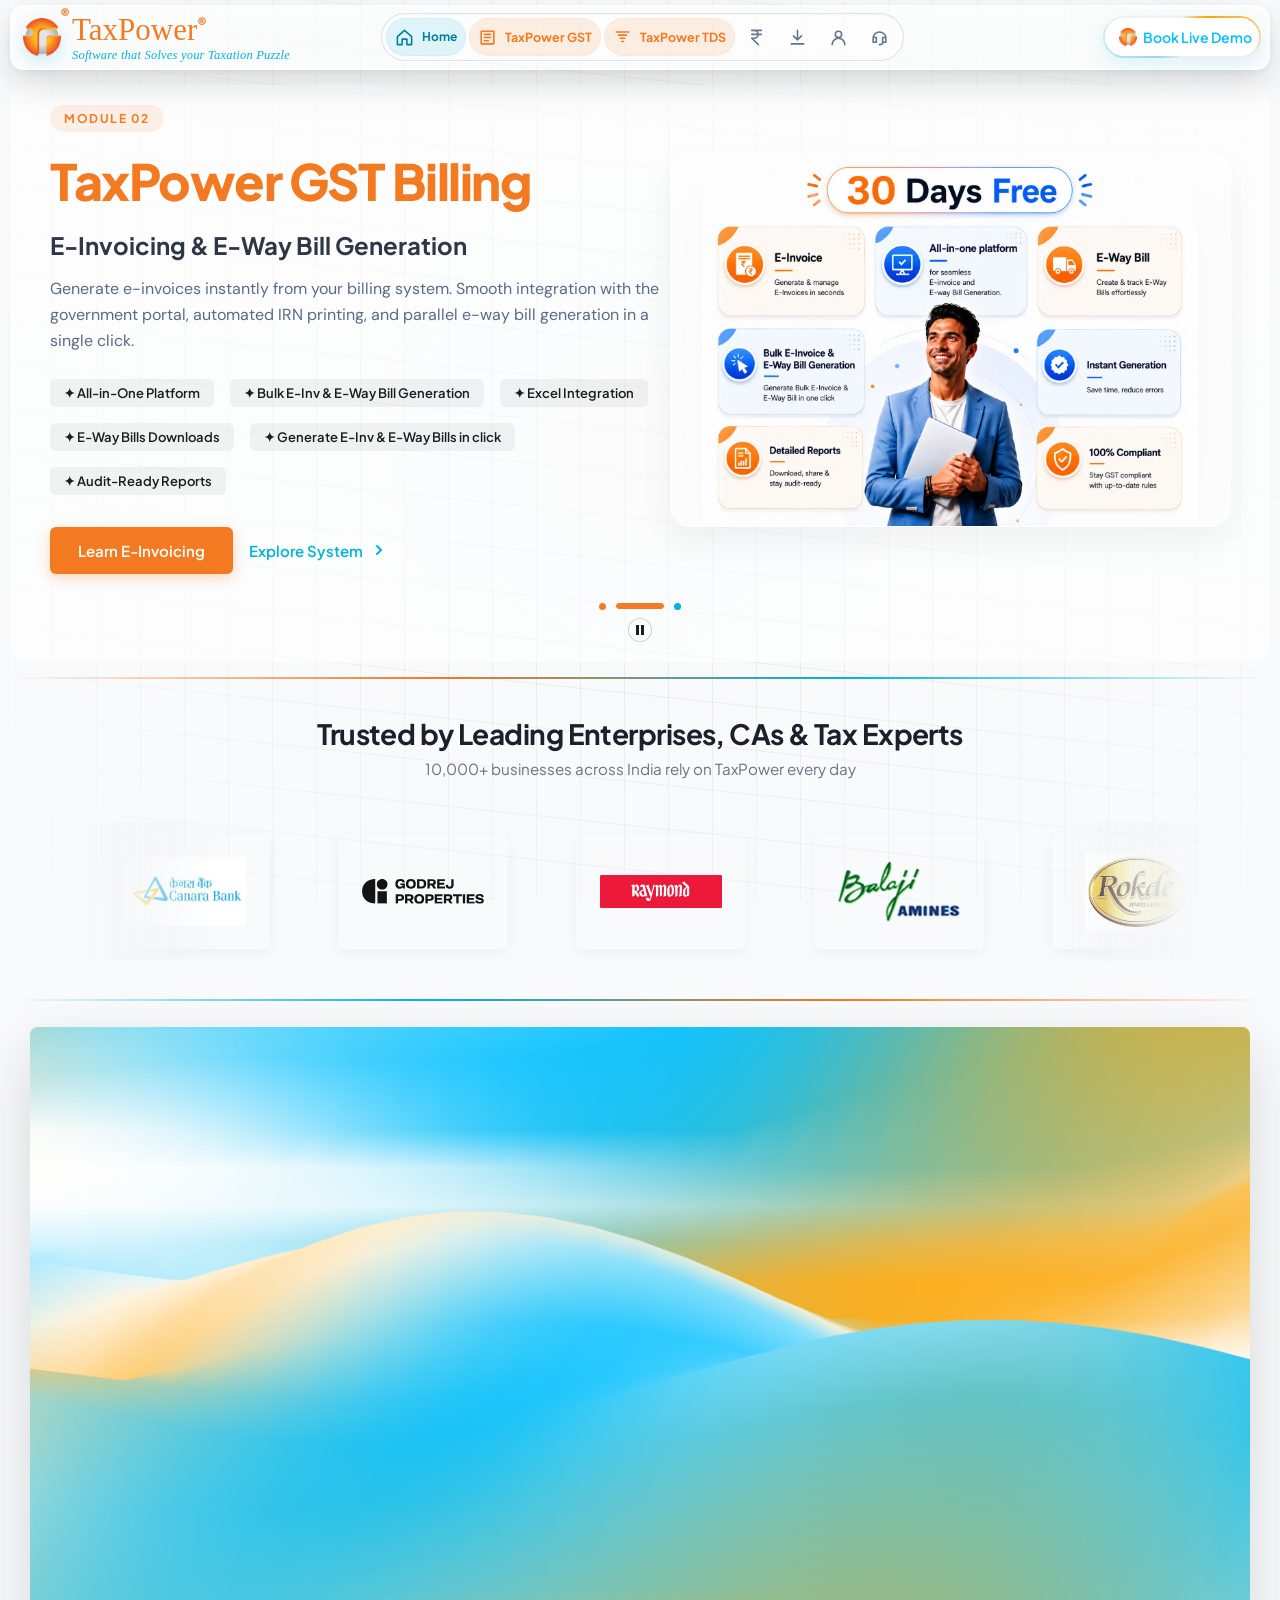
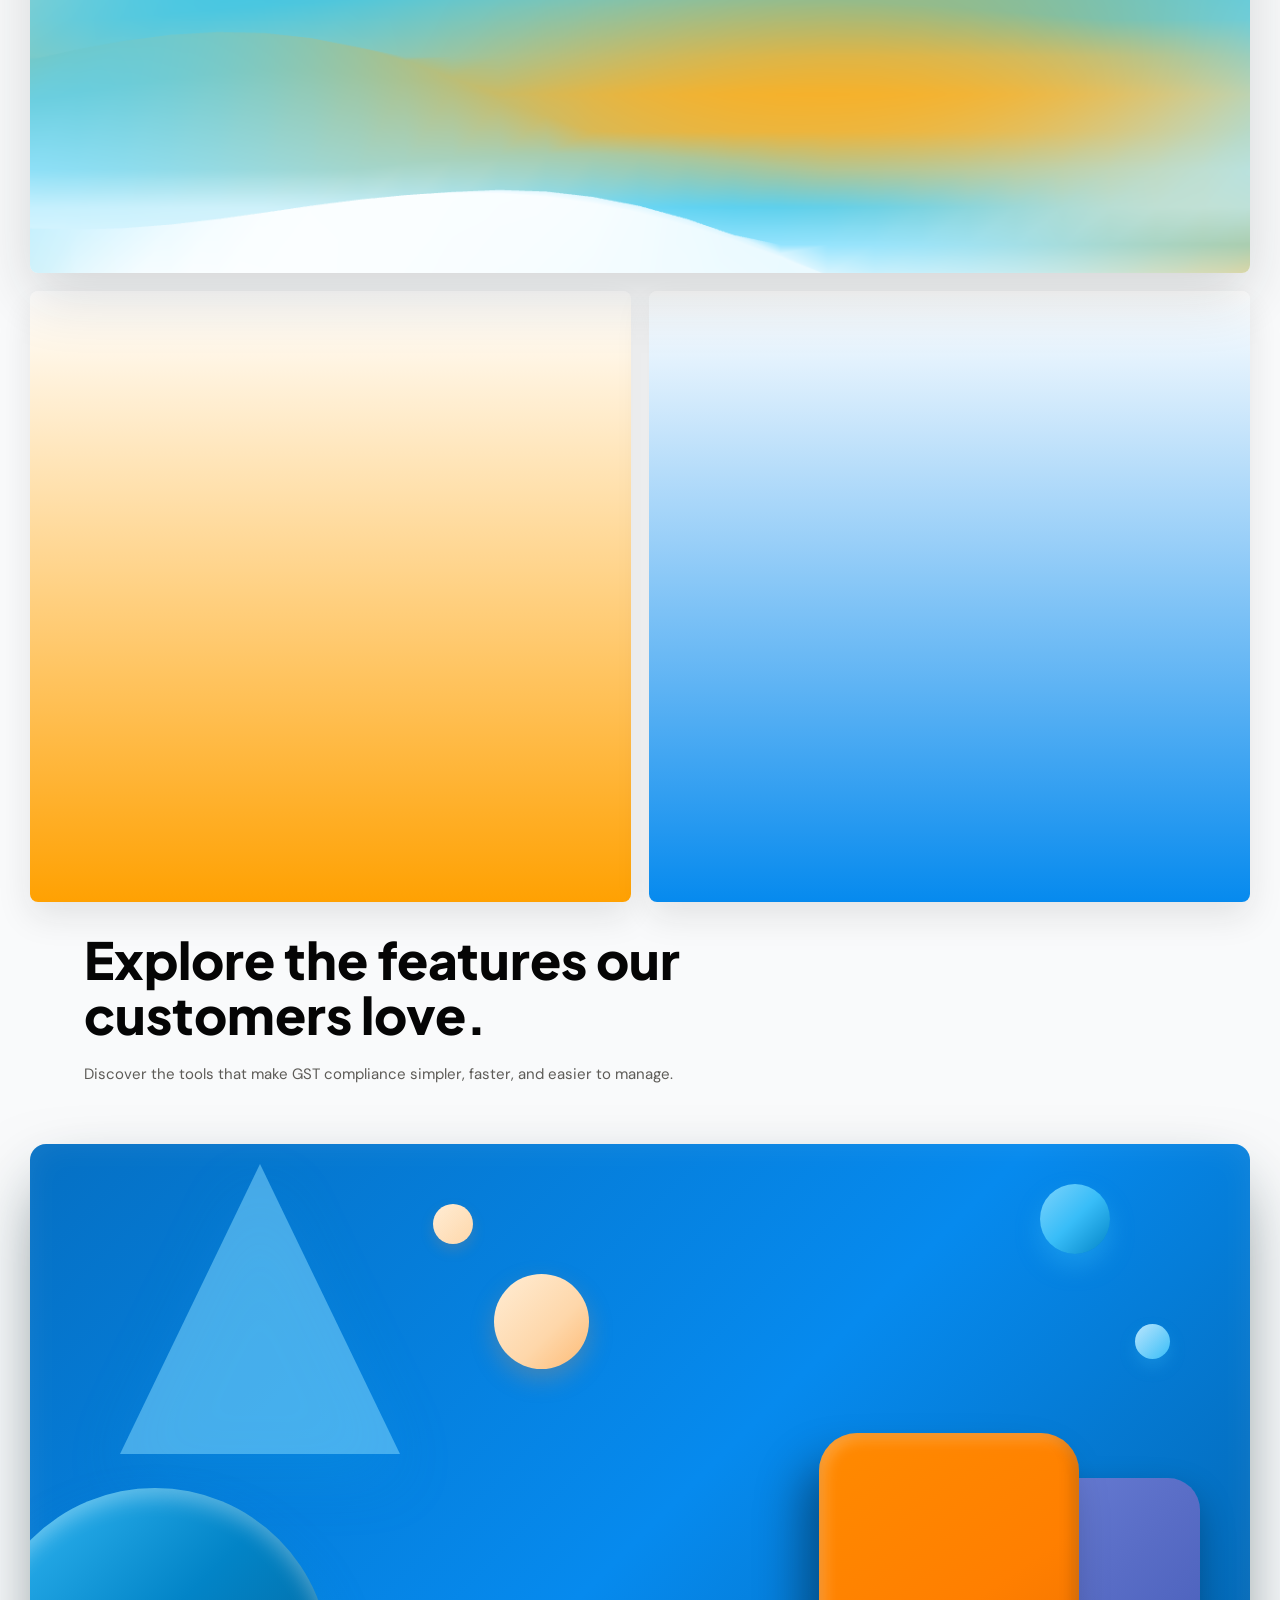
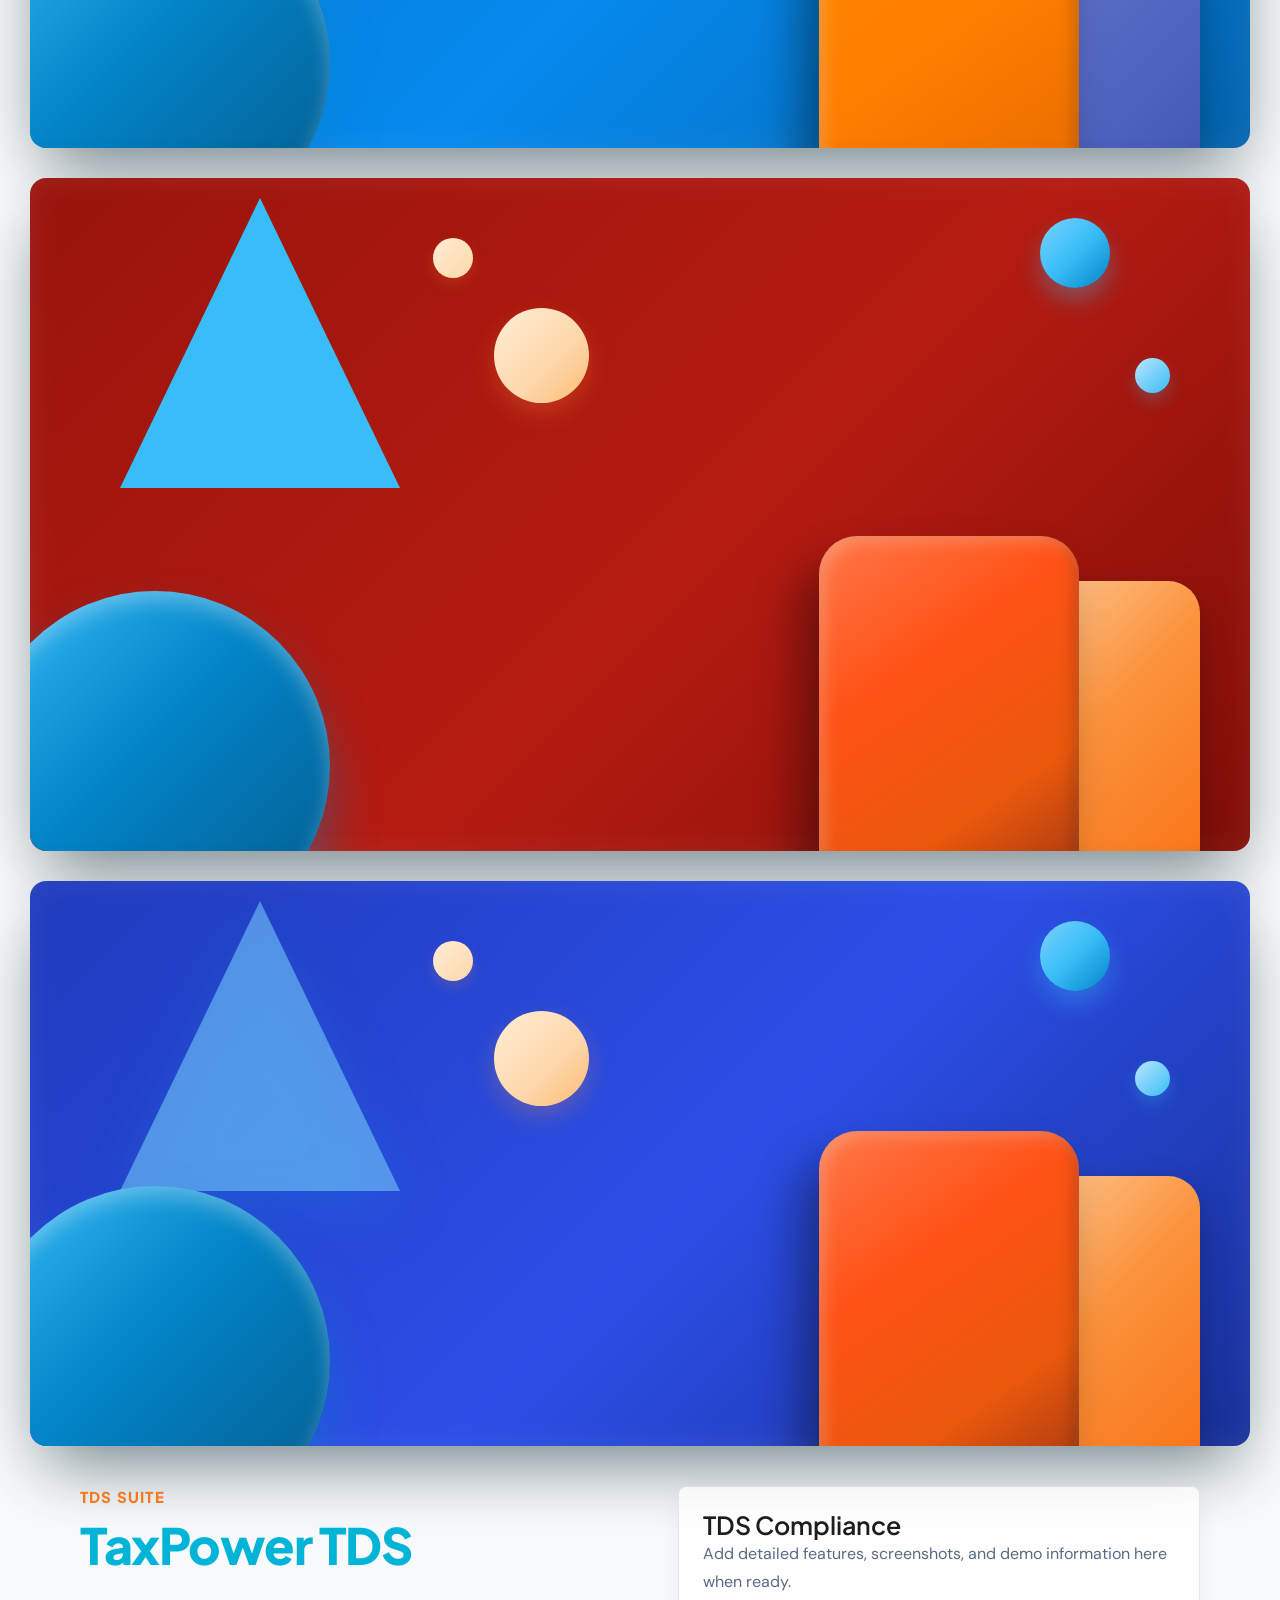
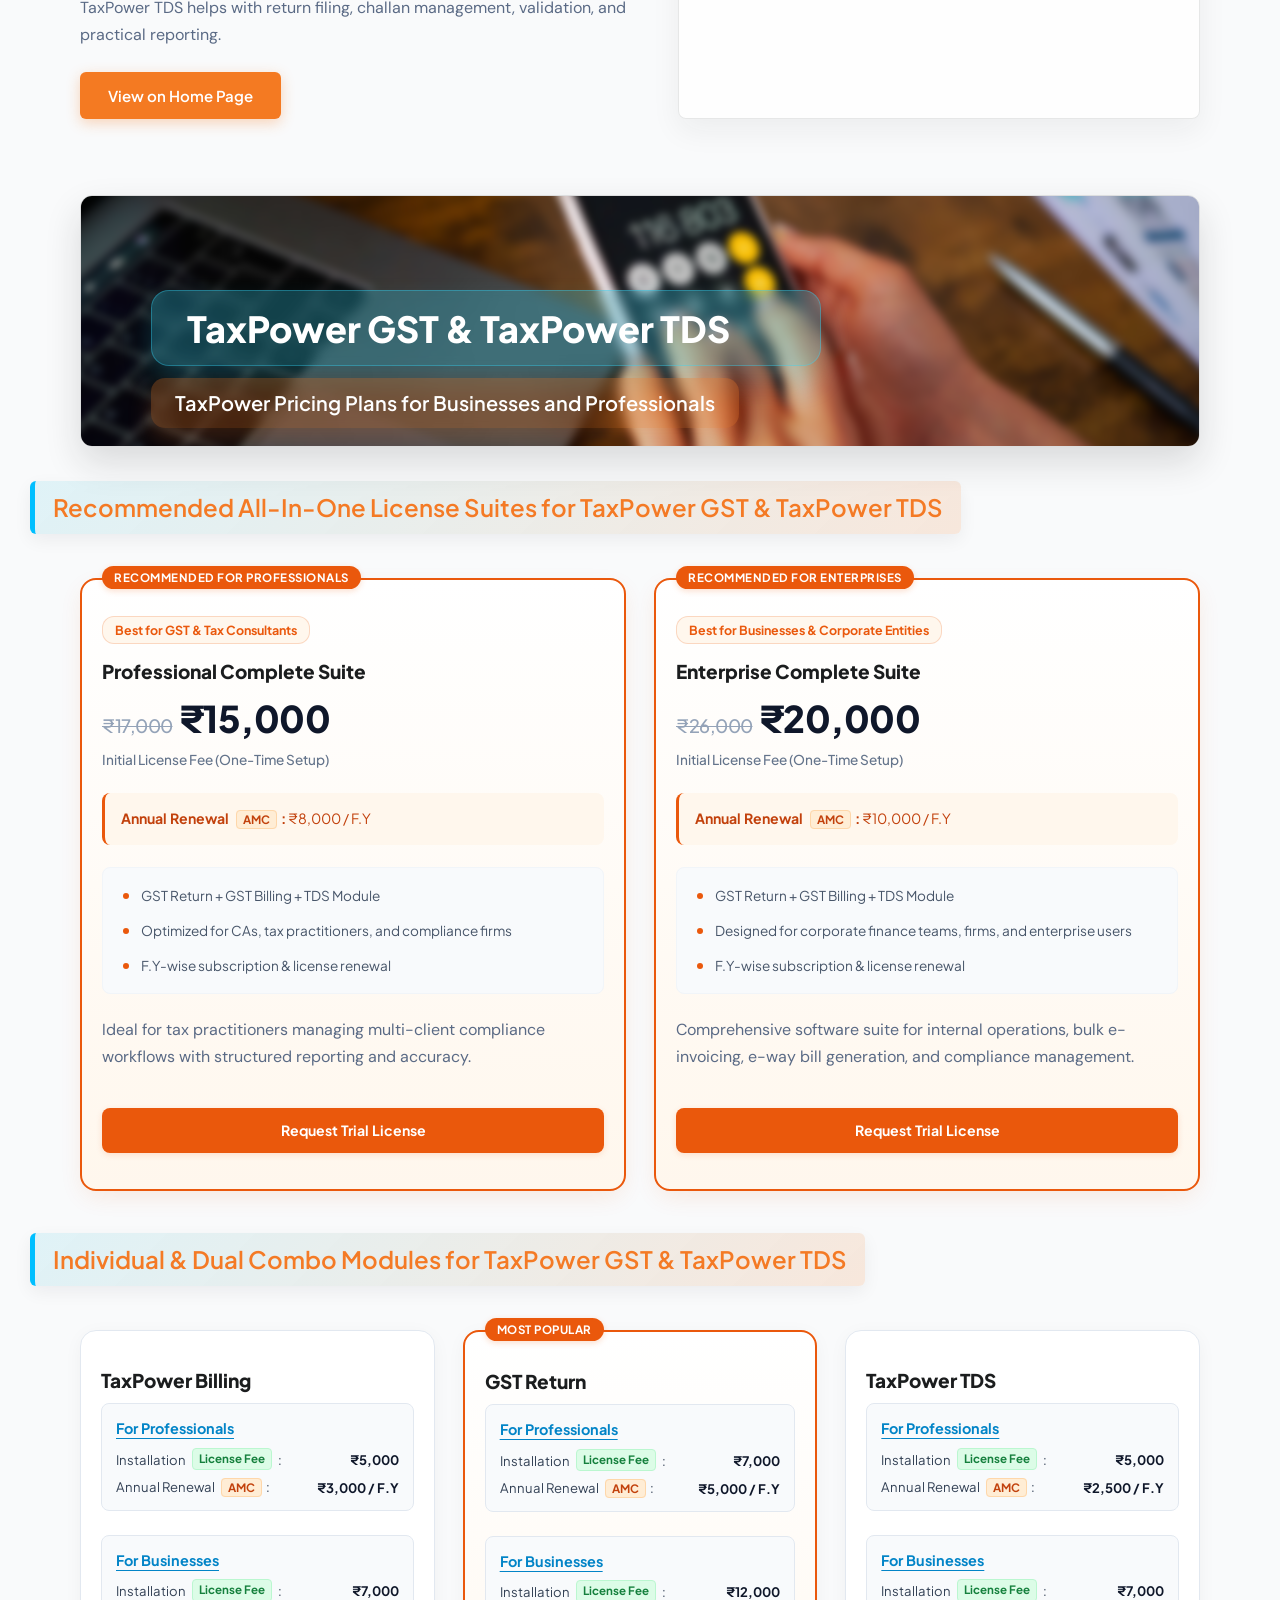
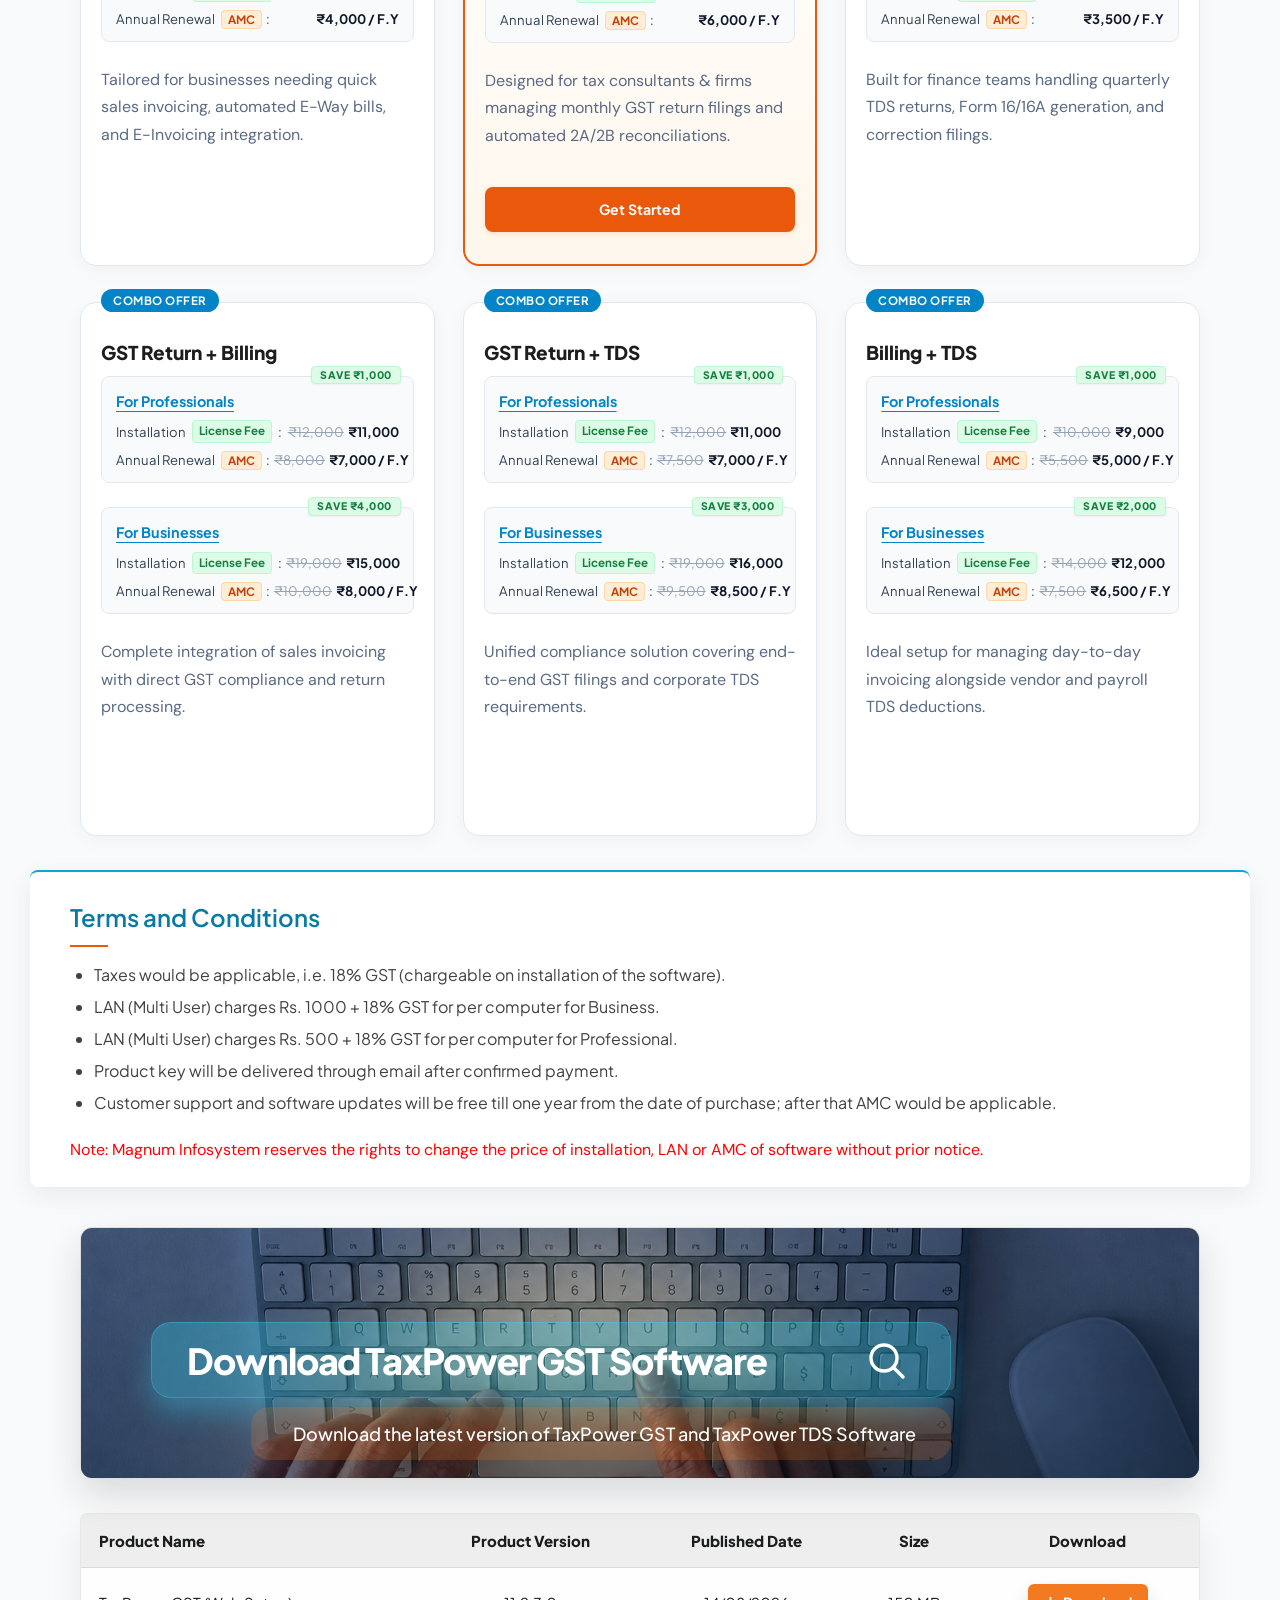
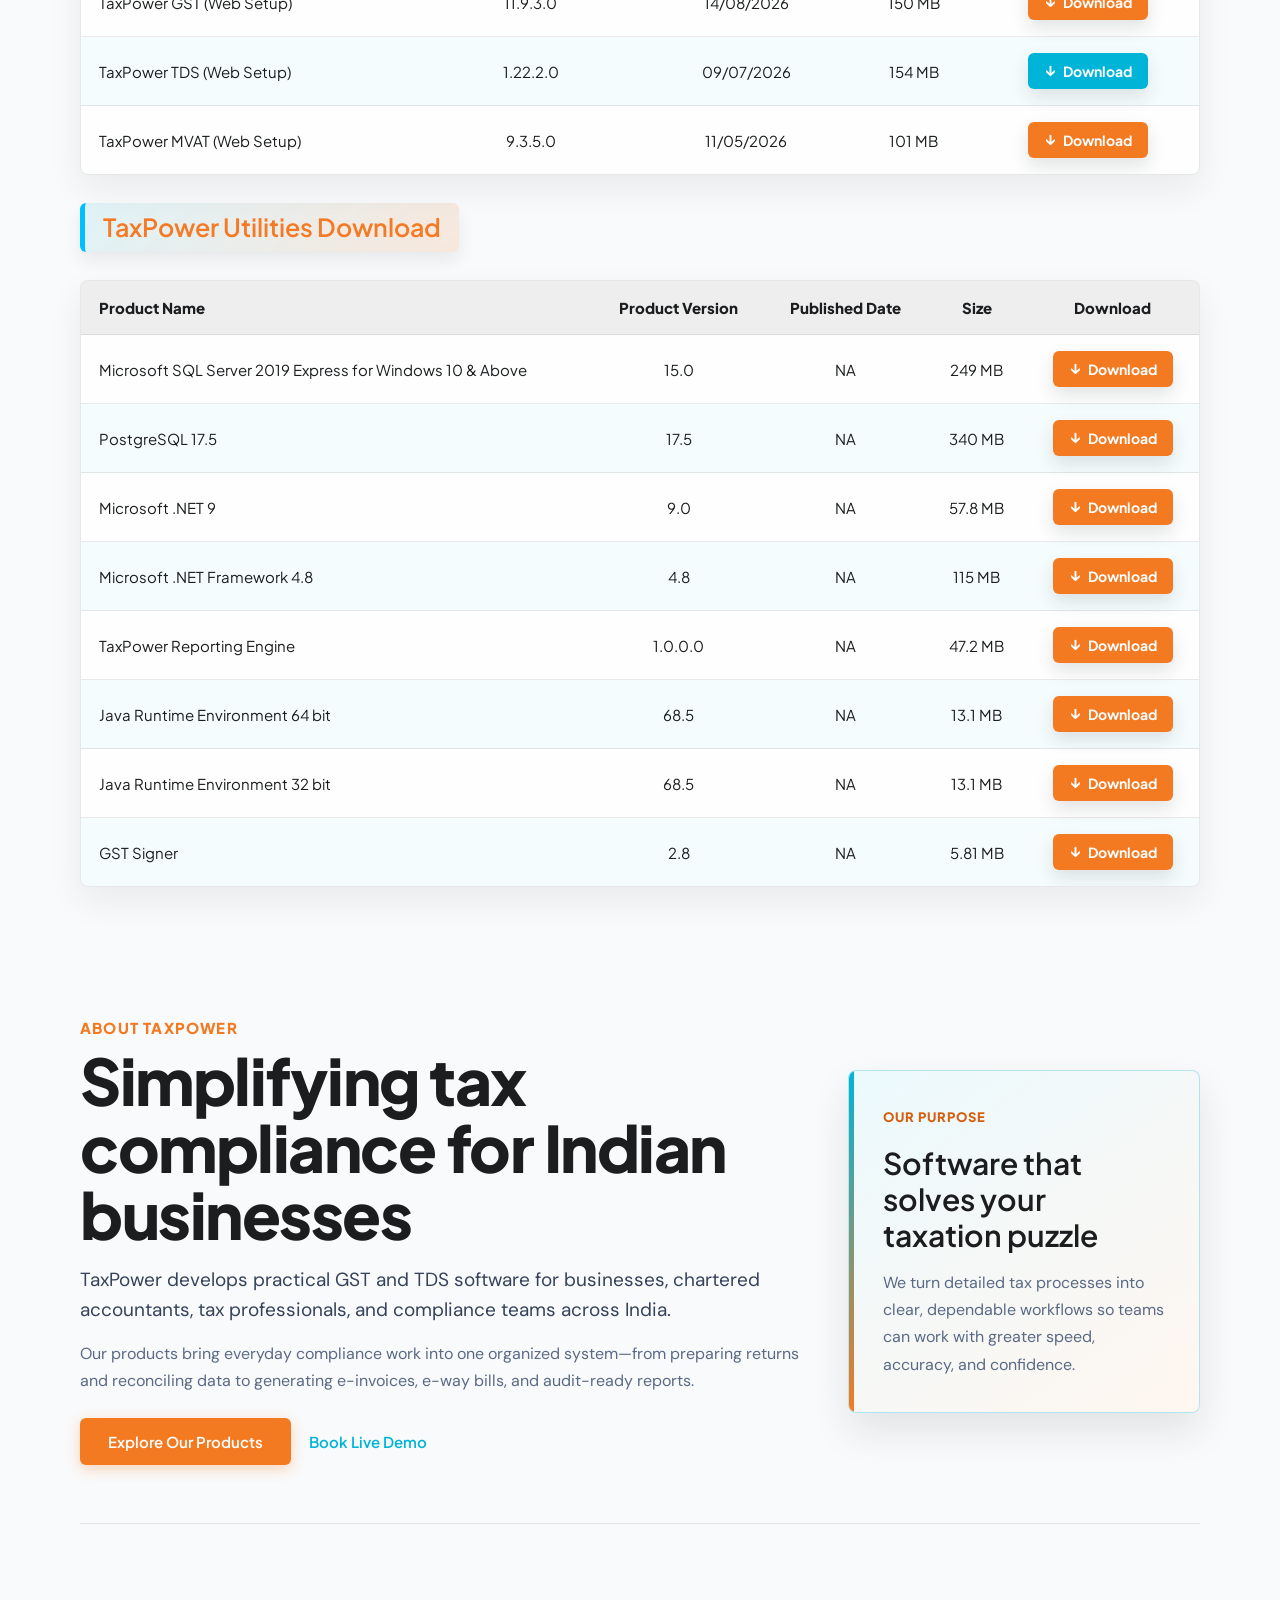
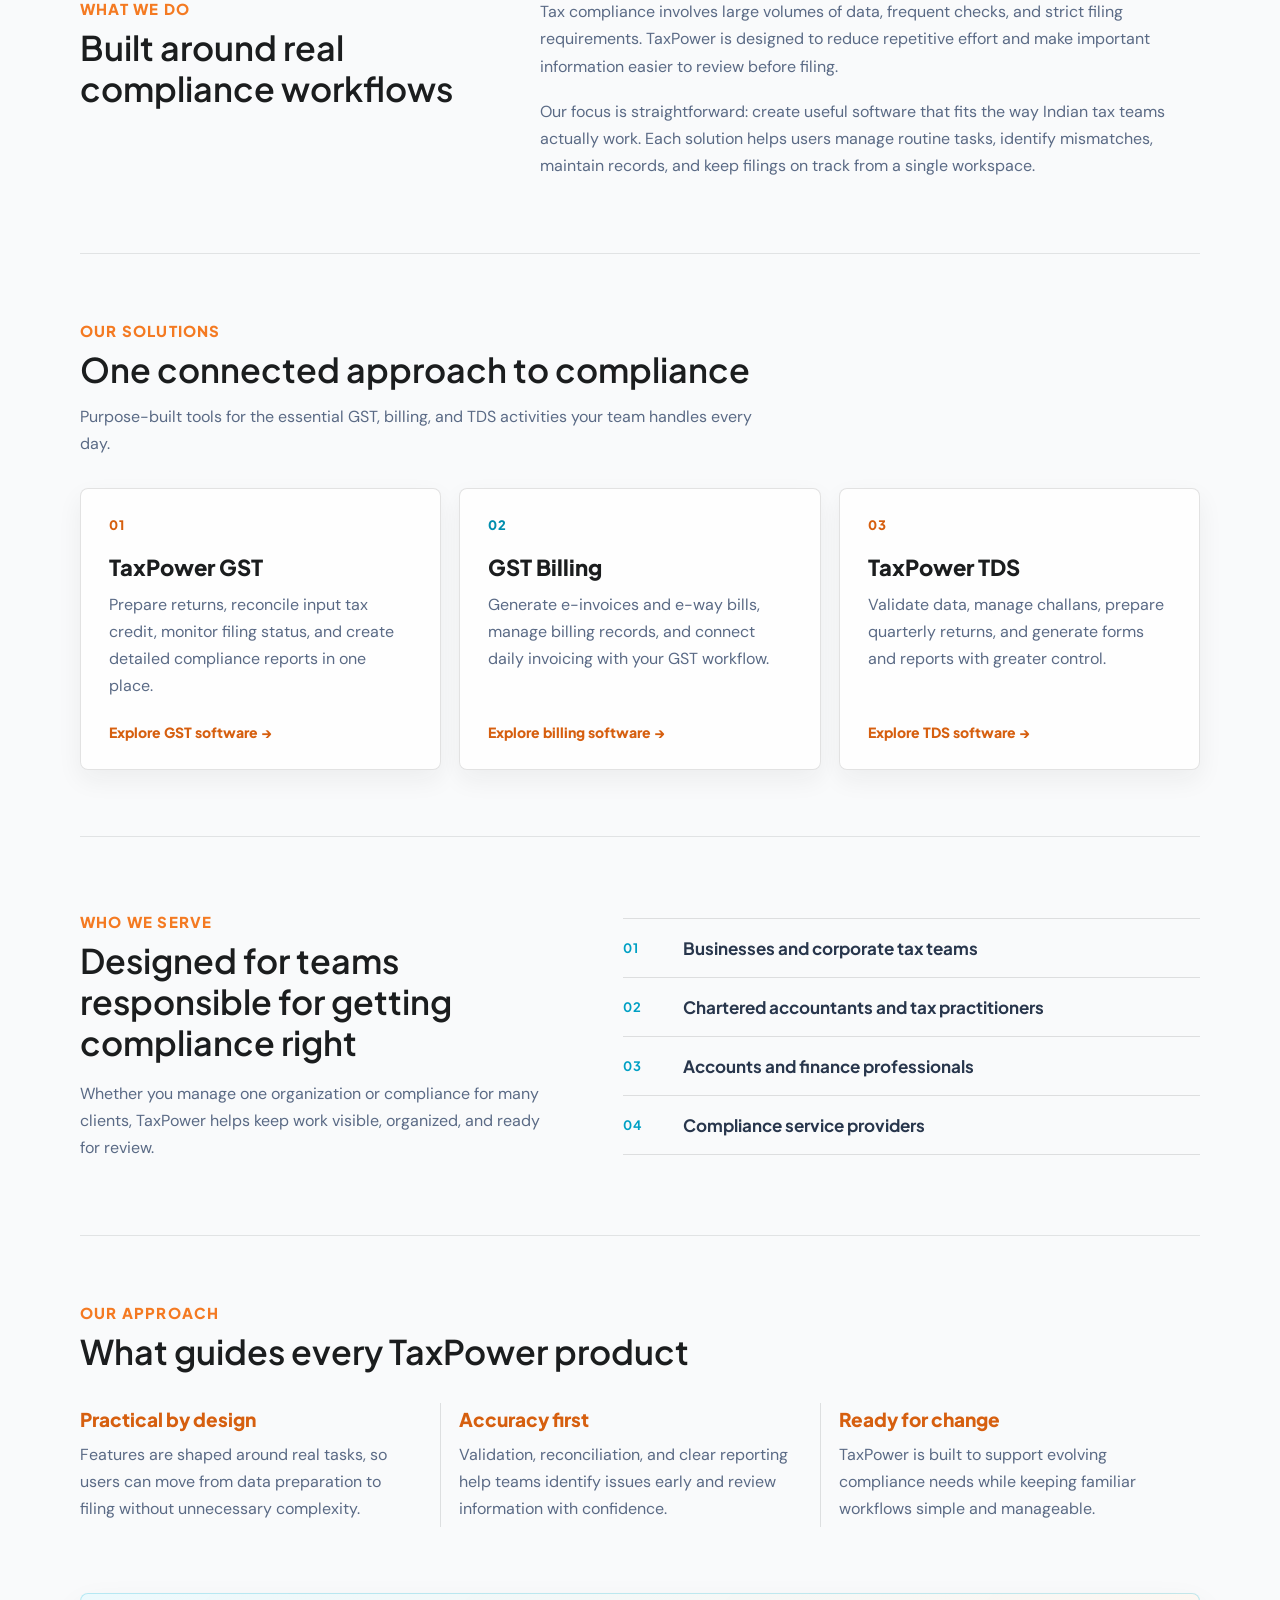
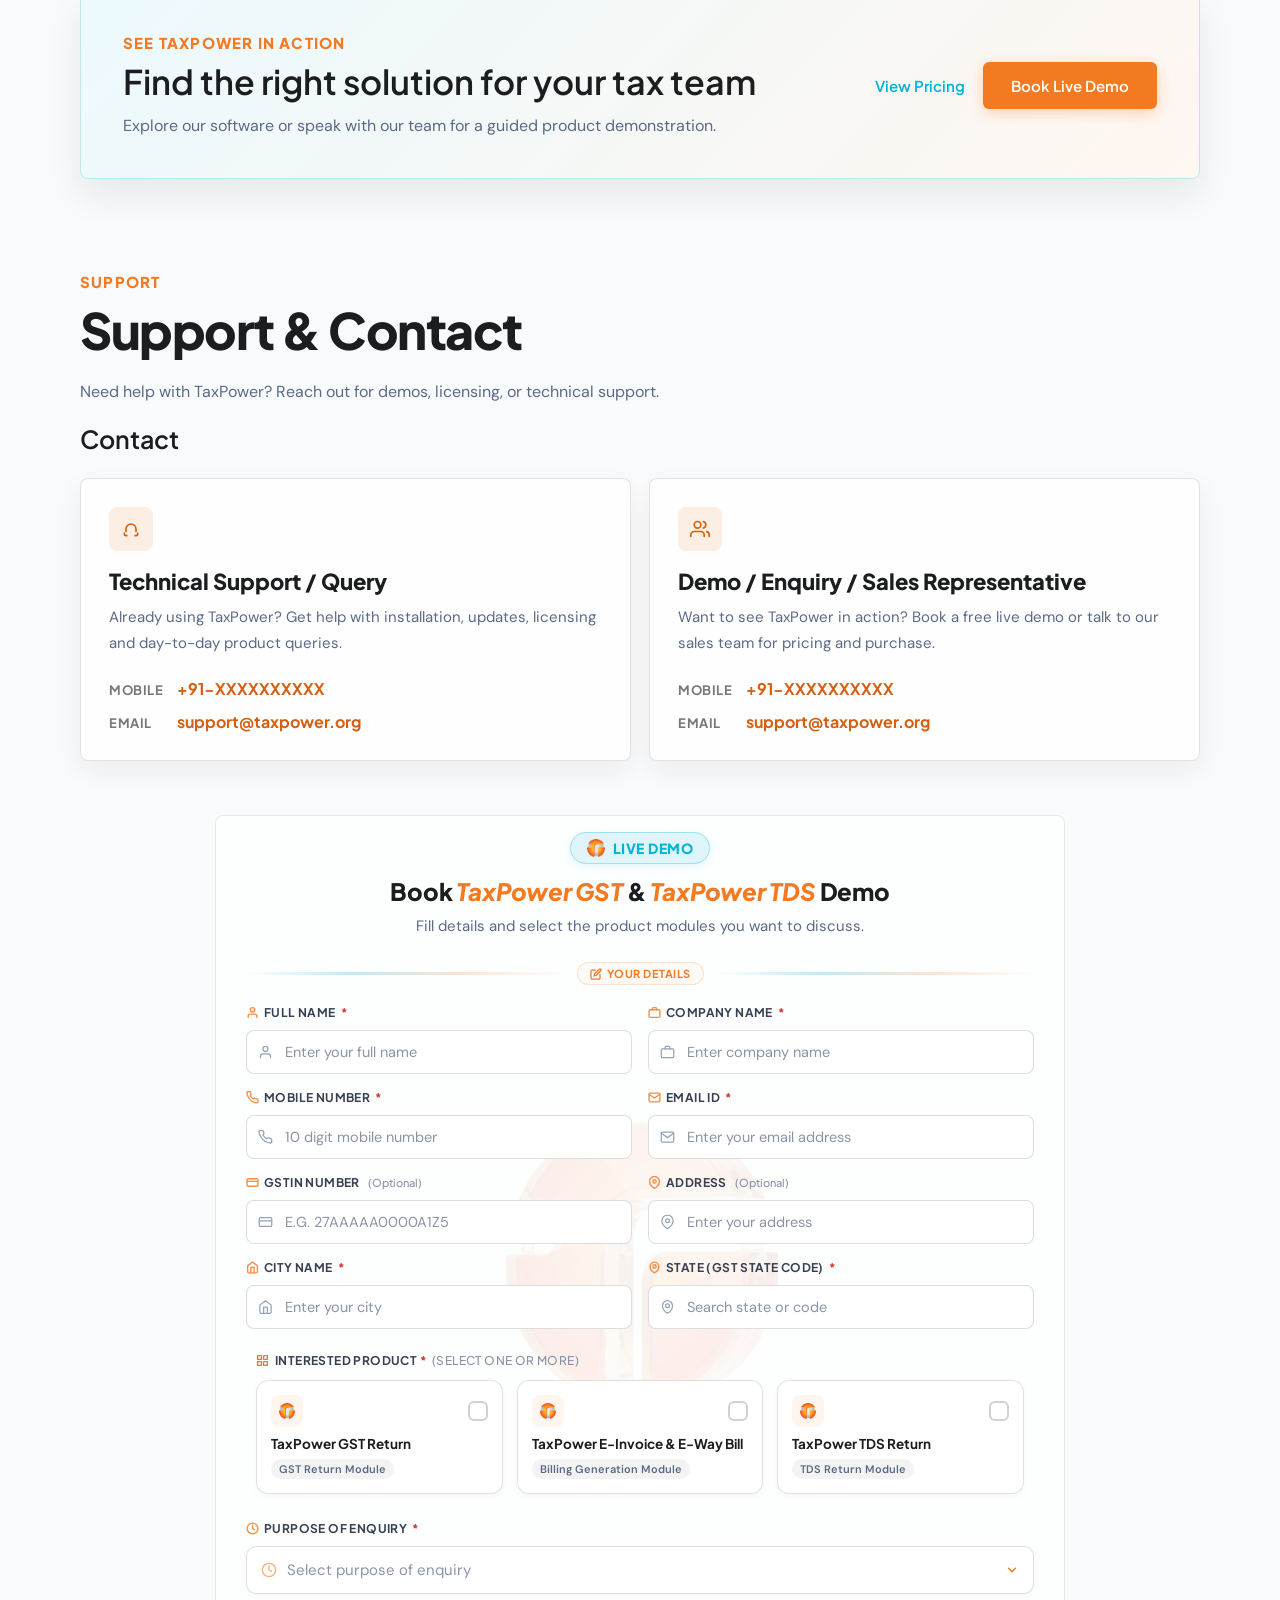
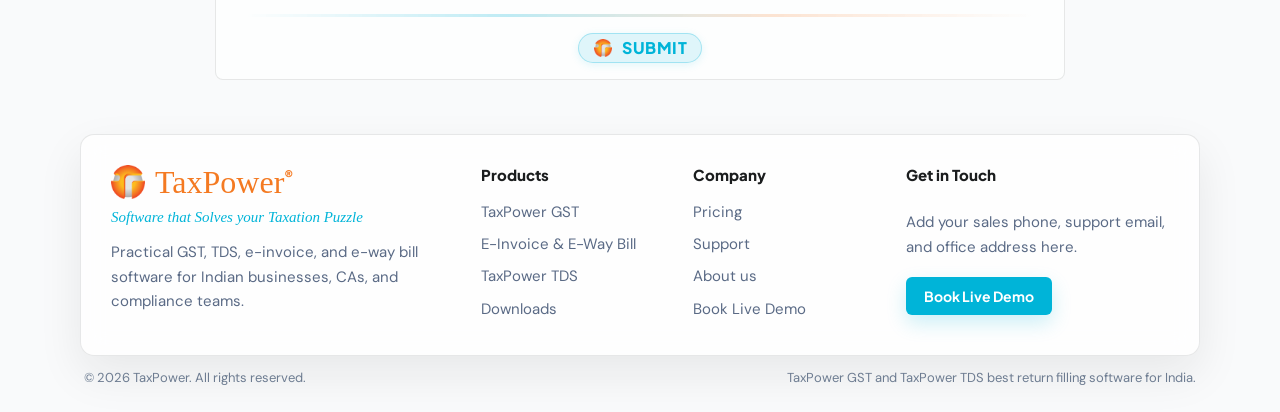
<file: public/index.html>
<!DOCTYPE html>
<html lang="en">

<head>
  <meta charset="UTF-8">
  <meta name="viewport" content="width=device-width, initial-scale=1.0">
  <link rel="icon" type="image/x-icon" href="asset/swt_icon/taxpower_icon.png">
  <title>TaxPower GST &amp; TaxPower TDS Software</title>
  <meta name="description"
    content="TaxPower GST &amp; TaxPower TDS - India's #1 tax compliance software. Automate GST returns, TDS filing, e-invoicing. 10,000+ trusted businesses. Buy TaxPower GST software online now.">
  <meta name="keywords"
    content="TaxPower GST, TaxPower TDS, GST software, TDS software, tax compliance, e-invoicing, GST return filing, TDS return filing">
  <link rel="stylesheet" href="css/stylesheet.css">
  <link rel="stylesheet" href="css/taxpowergst.css">
  <link rel="stylesheet" href="css/pricing.css">
  <link rel="stylesheet" href="css/header-enhancements.css">
  <script src="js/nav-loader.js" defer></script>
  <script src="js/form-backend.js" defer></script>
  <script src="js/script.js" defer></script>
  <script src="js/taxpowergst.js" defer></script>
  <script src="js/page-loader.js" defer></script>
</head>

<body>
  <div class="global-site-bg site-grid-background" data-site-background aria-hidden="true">
    <div class="grid-blueprint"></div>
    <div class="grid-squares-layer" data-site-background-squares></div>
  </div>
  <div data-nav-slot></div>
  <main class="main-content" id="home">
    <h1 class="visually-hidden">TaxPower GST and TaxPower TDS compliance software</h1>
    <section class="slider-viewport" aria-roledescription="carousel" aria-label="TaxPower products">

      <div class="slider-container-track" id="sliderTrack">

        <!-- SLIDE 1: GST PROMO (PNG) -->
        <article class="hero-slide-item" aria-roledescription="slide" aria-label="1 of 3">
          <div class="hero-container-grid">
            <div class="hero-left-content">
              <span class="module-badge badge-gst">MODULE 01</span>
              <h2 class="hero_heading"><span class="tgst">TaxPower GST</span></h2>
              <p class="hero-subheading">Smart GST Filing &amp; ITC Reconciliation</p>
              <p class="hero-description">India's leading one-stop solution for seamless GST return filing, smart ITC
                reconciliation, and automated challan generation. Designed specially for CAs and corporate tax teams.
              </p>

              <div class="features-mini-list">
                <span class="f-tag">✦ Automate Challan Generation</span>
                <span class="f-tag">✦ Direct Portal Upload</span>
                <span class="f-tag">✦ Smart ITC Reconciliation</span>
                <span class="f-tag">✦ Return Filling Dashboard</span>
                <span class="f-tag">✦ Audit-Ready GST Reports</span>
                <span class="f-tag">✦ Bulk Data Download</span>
              </div>

              <div class="hero-cta-group">
                <a href="#demo-enquiry" class="razor-btn-primary" data-demo-purpose="Free Trial / Demo"
                  data-demo-product="TaxPower GST Return">Get Started Now</a>
                <a href="#taxpowergst" class="razor-btn-secondary">
                  <span>Explore GST Features</span>
                  <svg width="16" height="16" viewBox="0 0 16 16" fill="none" aria-hidden="true">
                    <path d="M6 12L10 8L6 4" stroke="currentColor" stroke-width="2" stroke-linecap="round"
                      stroke-linejoin="round" />
                  </svg>
                </a>
              </div>
            </div>

            <div class="hero-right-visual">
              <div class="hero-promo-wrapper">
                <div class="blend-overlay-glow"></div>
                <img src="asset/promo banner/gstpromo.webp" alt="TaxPower GST Promo Offer" class="hero-promo-banner" fetchpriority="high">
              </div>
            </div>
          </div>
        </article>

        <!-- SLIDE 2: E-INVOICING -->
        <article class="hero-slide-item" aria-roledescription="slide" aria-label="2 of 3">
          <div class="hero-container-grid">
            <div class="hero-left-content">
              <span class="module-badge badge-gst">MODULE 02</span>
              <h2 class="hero_heading"><span class="tgst">TaxPower GST Billing</span></h2>
              <p class="hero-subheading">E-Invoicing &amp; E-Way Bill Generation</p>
              <p class="hero-description">Generate e-invoices instantly from your billing system. Smooth integration
                with the government portal, automated IRN printing, and parallel e-way bill generation in a single
                click.</p>

              <div class="features-mini-list">
                <span class="f-tag">✦ All-in-One Platform</span>
                <span class="f-tag">✦ Bulk E-Inv & E-Way Bill Generation</span>
                <span class="f-tag">✦ Excel Integration</span>
                <span class="f-tag">✦ E-Way Bills Downloads</span>
                <span class="f-tag">✦ Generate E-Inv & E-Way Bills in click</span>
                <span class="f-tag">✦ Audit-Ready Reports</span>
              </div>

              <div class="hero-cta-group">
                <a href="#demo-enquiry" class="razor-btn-primary" data-demo-purpose="Free Trial / Demo"
                  data-demo-product="TaxPower E-Invoice & E-Way Bill">Learn E-Invoicing</a>
                <a href="#gst-einvoice" class="razor-btn-secondary">
                  <span>Explore System</span>
                  <svg width="16" height="16" viewBox="0 0 16 16" fill="none" aria-hidden="true">
                    <path d="M6 12L10 8L6 4" stroke="currentColor" stroke-width="2" stroke-linecap="round"
                      stroke-linejoin="round" />
                  </svg>
                </a>
              </div>
            </div>

            <div class="hero-right-visual">
              <div class="hero-promo-wrapper hero-billing-wrapper">
                <div class="blend-overlay-glow"></div>
<img src="asset/promo banner/billingpromo.webp" alt="TaxPower E-Invoicing module illustration"
                  class="hero-promo-banner hero-billingpromo" loading="lazy">
              </div>
            </div>
          </div>
        </article>

        <!-- SLIDE 3: TDS PROMO (PNG) -->
        <article class="hero-slide-item" aria-roledescription="slide" aria-label="3 of 3">
          <div class="hero-container-grid">
            <div class="hero-left-content">
              <span class="module-badge badge-tds">MODULE 03</span>
              <h2 class="hero_heading"><span class="ttds">TaxPower TDS</span></h2>
              <p class="hero-subheading">Accurate TDS Validation &amp; Return Filing</p>
              <p class="hero-description">Automate your corporate deduction workflows. Fast validation, error checks,
                data logs generation, and smooth quarterly return generation directly from desktop.</p>

              <div class="features-mini-list">
                <span class="f-tag">✦ Bulk Pan Verification</span>
                <span class="f-tag">✦ FVU File Validation</span>
                <span class="f-tag">✦ Automate Challan Generation</span>
                <span class="f-tag">✦ Direct Portal Upload</span>
                <span class="f-tag">✦ Auto-Gen & Mail TDS Forms</span>
                <span class="f-tag">✦ Audit-Ready TDS Reports</span>
              </div>

              <div class="hero-cta-group">
                <a href="#demo-enquiry" class="razor-btn-primary pd-tds-btn" data-demo-purpose="Free Trial / Demo"
                  data-demo-product="TaxPower TDS Return">Try TDS Engine</a>
                <a href="#taxpowertds" class="razor-btn-secondary pd-tds-sec-btn">
                  <span>Explore TDS Features</span>
                  <svg width="16" height="16" viewBox="0 0 16 16" fill="none" aria-hidden="true">
                    <path d="M6 12L10 8L6 4" stroke="currentColor" stroke-width="2" stroke-linecap="round"
                      stroke-linejoin="round" />
                  </svg>
                </a>
              </div>
            </div>

            <div class="hero-right-visual">
              <div class="hero-promo-wrapper">
                <div class="blend-overlay-glow"></div>
                <img src="asset/promo banner/tdspromo.webp" alt="TaxPower TDS Promo Offer" class="hero-promo-banner" loading="lazy">
              </div>
            </div>
          </div>
        </article>

      </div>

      <div class="slider-controls">
        <div class="slider-dots-container" id="dotsContainer" aria-label="Choose slide"></div>
        <button type="button" class="slider-pause-button" id="sliderPauseBtn" aria-label="Pause auto-rotation"
          aria-pressed="false">
          <span class="pause-icon" aria-hidden="true"></span>
        </button>
      </div>
    </section>

  </main>

  <section class="trusted-companies-section" aria-labelledby="trustedCompaniesTitle">
    <div class="trusted-companies-inner">
      <h2 class="trusted-title" id="trustedCompaniesTitle">Trusted by Leading Enterprises, CAs &amp; Tax Experts</h2>
      <p class="trusted-subtitle">10,000+ businesses across India rely on TaxPower every day</p>

      <div class="company-logo-marquee" aria-label="Client companies logo marquee">
        <div class="company-logo-track" id="marqueeTrack">
          <!-- Original logos -->
          <div class="company-logo-card"><img loading="lazy" src="asset/clietns_logo/cnrbank.jpg" alt="CNR Bank"></div>
          <div class="company-logo-card"><img loading="lazy" src="asset/clietns_logo/godrej_properties_logo.svg"
              alt="Godrej Properties"></div>
          <div class="company-logo-card"><img loading="lazy" src="asset/clietns_logo/raymond-logo.png" alt="Raymond"></div>
          <div class="company-logo-card"><img loading="lazy" src="asset/clietns_logo/balaji_logo.png" alt="Balaji"></div>
          <div class="company-logo-card"><img loading="lazy" src="asset/clietns_logo/rokde_lg.png" alt="Rokde"></div>
          <div class="company-logo-card"><img loading="lazy" src="asset/clietns_logo/Londe-Jeweller-Logo.webp" alt="Londe Jewellers">
          </div>
          <div class="company-logo-card"><img loading="lazy" src="asset/clietns_logo/ramsons-logo.png" alt="Ramsons"></div>
          <div class="company-logo-card"><img loading="lazy" src="asset/clietns_logo/suruchi_logo.png" alt="Suruchi"></div>
          <div class="company-logo-card"><img loading="lazy" src="asset/clietns_logo/cmss-logo.jpg" alt="CMSS"></div>
          <div class="company-logo-card"><img loading="lazy" src="asset/clietns_logo/Lloyds_Logo.png" alt="Lloyds"></div>
          <div class="company-logo-card"><img loading="lazy" src="asset/clietns_logo/railtel-logo.png" alt="RailTel"></div>
          <div class="company-logo-card"><img loading="lazy" src="asset/clietns_logo/Parle-logo.png" alt="Parle"></div>
          <div class="company-logo-card"><img loading="lazy" src="asset/clietns_logo/milkganga_logo.png" alt="Milkganga"></div>
          <div class="company-logo-card"><img loading="lazy" src="asset/clietns_logo/bericap-logo.png" alt="Bericap"></div>
          <div class="company-logo-card"><img loading="lazy" src="asset/clietns_logo/oraipl-logo.png" alt="OraiPL"></div>
          <div class="company-logo-card"><img loading="lazy" src="asset/clietns_logo/zodiac_logo.svg" alt="Zodiac"></div>
          <div class="company-logo-card"><img loading="lazy" src="asset/clietns_logo/bergner-logo.avif" alt="Bergner"></div>
          <div class="company-logo-card"><img loading="lazy" src="asset/clietns_logo/Gazon-Communications-Logo.png"
              alt="Gazon Communications"></div>
          <div class="company-logo-card"><img loading="lazy" src="asset/clietns_logo/Accops_Logo.svg" alt="Accops"></div>
          <div class="company-logo-card"><img loading="lazy" src="asset/clietns_logo/orra-logo.png" alt="Orra"></div>

          <!-- Duplicate set for seamless infinite loop -->

          <div class="company-logo-card" aria-hidden="true"><img loading="lazy" src="asset/clietns_logo/cnrbank.jpg" alt=""></div>
          <div class="company-logo-card" aria-hidden="true"><img loading="lazy" src="asset/clietns_logo/godrej_properties_logo.svg"
              alt=""></div>
          <div class="company-logo-card" aria-hidden="true"><img loading="lazy" src="asset/clietns_logo/raymond-logo.png" alt=""></div>
          <div class="company-logo-card" aria-hidden="true"><img loading="lazy" src="asset/clietns_logo/balaji_logo.png" alt=""></div>
          <div class="company-logo-card" aria-hidden="true"><img loading="lazy" src="asset/clietns_logo/rokde_lg.png" alt=""></div>
          <div class="company-logo-card" aria-hidden="true"><img loading="lazy" src="asset/clietns_logo/Londe-Jeweller-Logo.webp"
              alt=""></div>
          <div class="company-logo-card" aria-hidden="true"><img loading="lazy" src="asset/clietns_logo/ramsons-logo.png" alt=""></div>
          <div class="company-logo-card" aria-hidden="true"><img loading="lazy" src="asset/clietns_logo/suruchi_logo.png" alt=""></div>
          <div class="company-logo-card" aria-hidden="true"><img loading="lazy" src="asset/clietns_logo/cmss-logo.jpg" alt=""></div>
          <div class="company-logo-card" aria-hidden="true"><img loading="lazy" src="asset/clietns_logo/Lloyds_Logo.png" alt=""></div>
          <div class="company-logo-card" aria-hidden="true"><img loading="lazy" src="asset/clietns_logo/railtel-logo.png" alt=""></div>
          <div class="company-logo-card" aria-hidden="true"><img loading="lazy" src="asset/clietns_logo/Parle-logo.png" alt=""></div>
          <div class="company-logo-card" aria-hidden="true"><img loading="lazy" src="asset/clietns_logo/milkganga_logo.png" alt="">
          </div>
          <div class="company-logo-card" aria-hidden="true"><img loading="lazy" src="asset/clietns_logo/bericap-logo.png" alt=""></div>
          <div class="company-logo-card" aria-hidden="true"><img loading="lazy" src="asset/clietns_logo/oraipl-logo.png" alt=""></div>
          <div class="company-logo-card" aria-hidden="true"><img loading="lazy" src="asset/clietns_logo/zodiac_logo.svg" alt=""></div>
          <div class="company-logo-card" aria-hidden="true"><img loading="lazy" src="asset/clietns_logo/bergner-logo.avif" alt="">
          </div>
          <div class="company-logo-card" aria-hidden="true"><img loading="lazy" src="asset/clietns_logo/Gazon-Communications-Logo.png"
              alt=""></div>
          <div class="company-logo-card" aria-hidden="true"><img loading="lazy" src="asset/clietns_logo/Accops_Logo.svg" alt=""></div>
          <div class="company-logo-card" aria-hidden="true"><img loading="lazy" src="asset/clietns_logo/orra-logo.png" alt=""></div>
        </div>
      </div>
    </div>
  </section>

  <div data-page-sections></div>
  <div data-footer-slot></div>

</body>

</html>
</file>
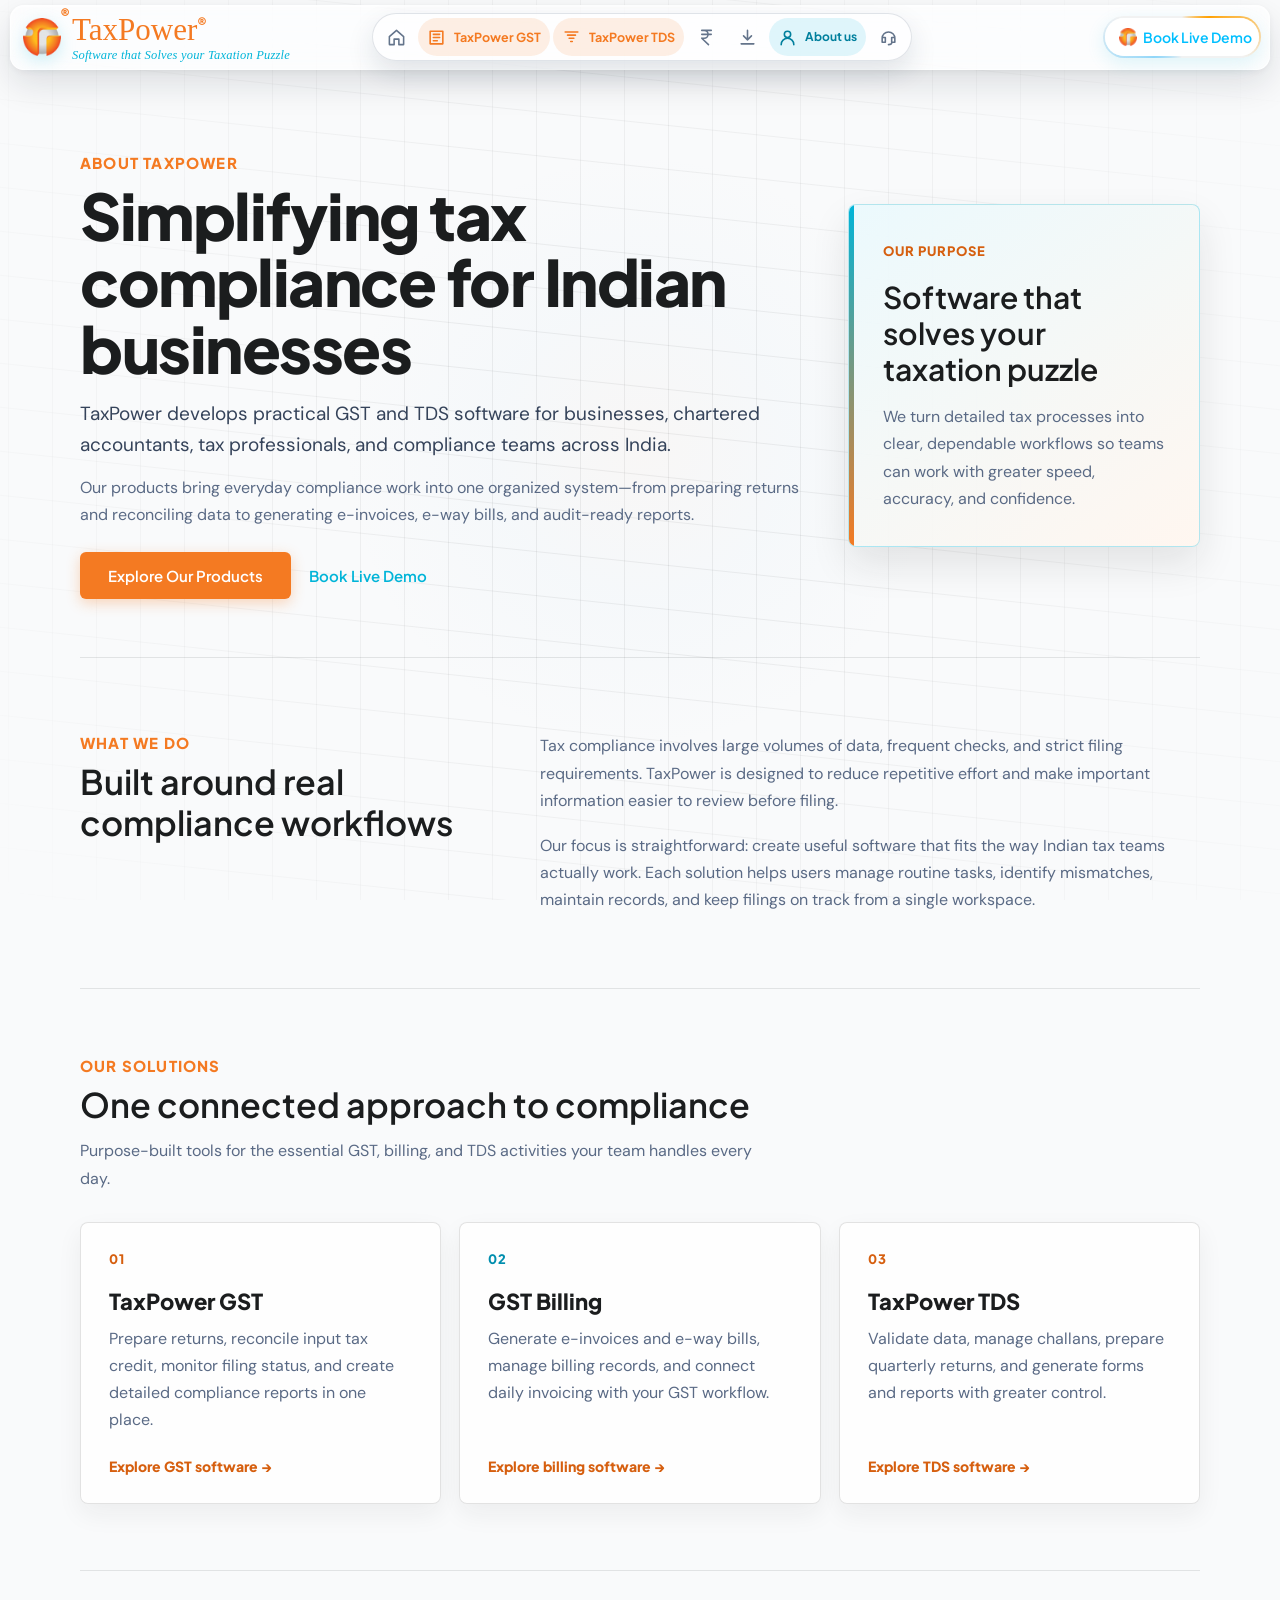
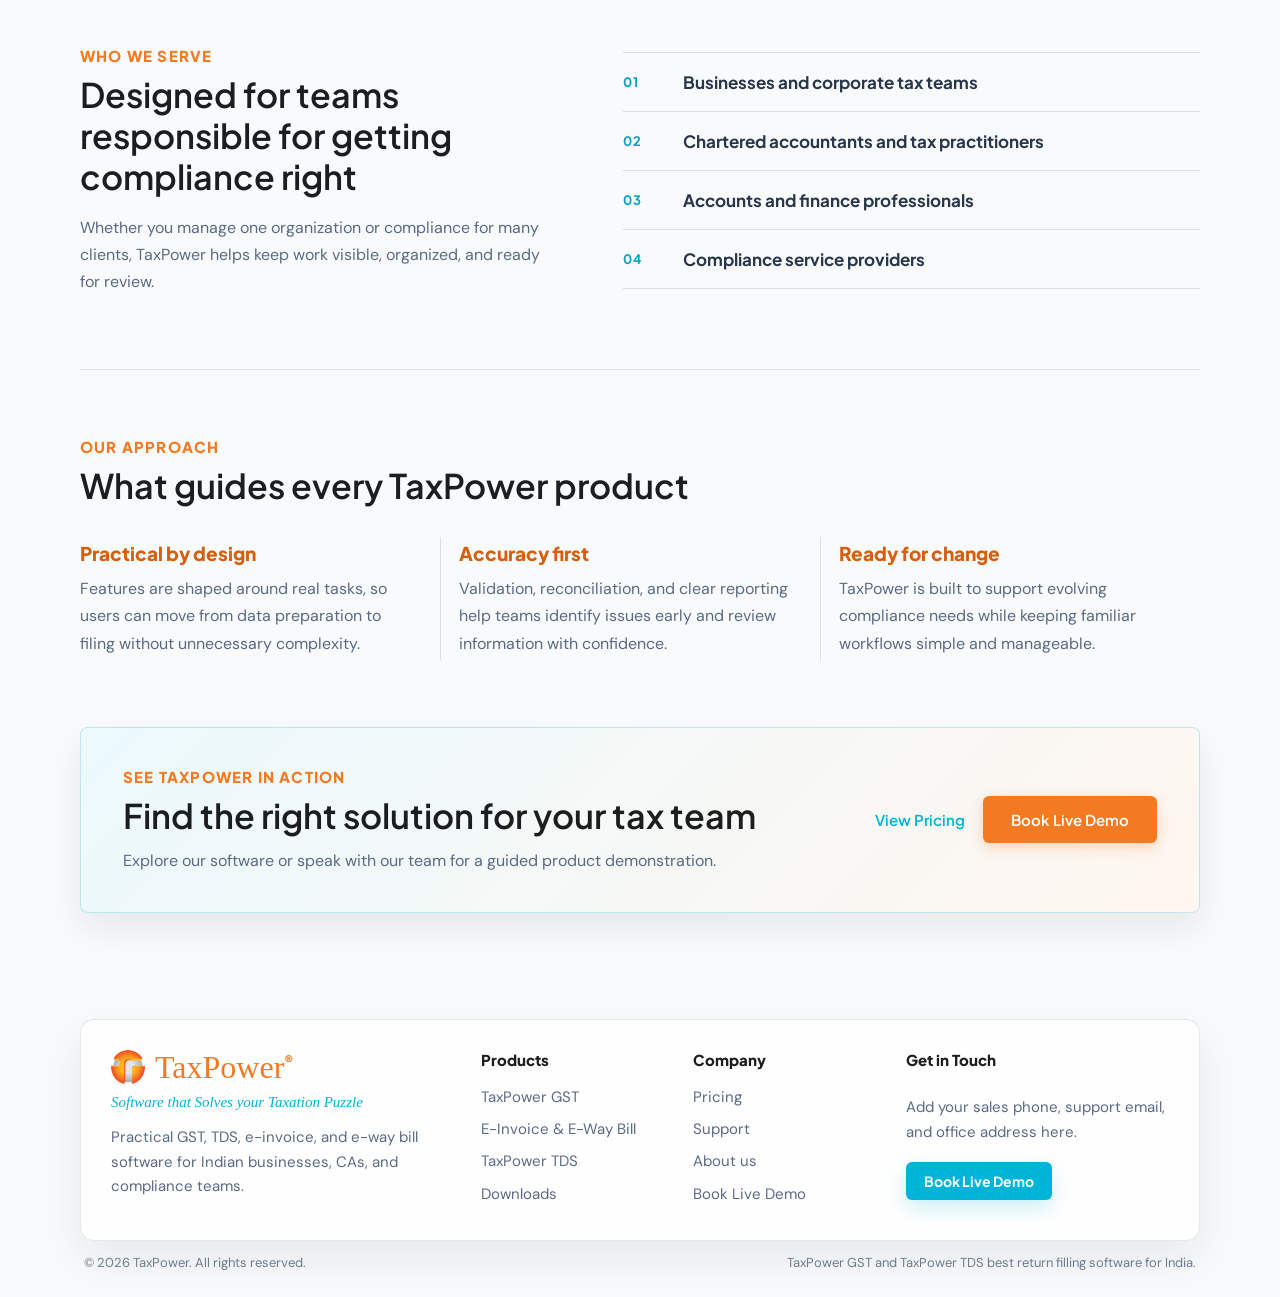
<file: public/aboutus.html>
<!DOCTYPE html>
<html lang="en">

<head>
  <meta charset="UTF-8">
  <meta name="viewport" content="width=device-width, initial-scale=1.0">
  <title>About TaxPower - GST and TDS Compliance Software</title>
  <meta name="description"
    content="Learn about TaxPower, practical GST and TDS compliance software for Indian businesses, chartered accountants, and tax teams.">
  <meta name="keywords"
    content="TaxPower GST, TaxPower TDS, GST software, TDS software, tax compliance, e-invoicing, GST return filing, TDS return filing">
  <link rel="stylesheet" href="css/stylesheet.css">
  <script src="js/nav-loader.js" defer></script>
  <script src="js/script.js" defer></script>
  <script src="js/page-loader.js" defer></script>
</head>

<body>
  <div data-nav-slot></div>
  <main class="page-section about-page" id="aboutus">
    <div class="section-inner">
      <section class="about-intro" aria-labelledby="about-title">
        <div class="about-intro-copy">
          <span class="section-kicker">About TaxPower</span>
          <h1 class="hero_heading" id="about-title">Simplifying tax compliance for Indian businesses</h1>
          <p class="section-lead">TaxPower develops practical GST and TDS software for businesses, chartered
            accountants, tax professionals, and compliance teams across India.</p>
          <p>Our products bring everyday compliance work into one organized system—from preparing returns and
            reconciling data to generating e-invoices, e-way bills, and audit-ready reports.</p>
          <div class="download-row">
            <a href="index.html#taxpowergst" class="razor-btn-primary">Explore Our Products</a>
            <a href="index.html#demo-enquiry" class="razor-btn-secondary" data-demo-purpose="Live Demo"
              data-demo-product="TaxPower Software">Book Live Demo</a>
          </div>
        </div>

        <aside class="about-purpose-panel" aria-label="Our purpose">
          <span class="about-panel-label">Our Purpose</span>
          <h2>Software that solves your taxation puzzle</h2>
          <p>We turn detailed tax processes into clear, dependable workflows so teams can work with greater speed,
            accuracy, and confidence.</p>
        </aside>
      </section>

      <section class="about-story" aria-labelledby="about-story-title">
        <div>
          <span class="section-kicker">What We Do</span>
          <h2 id="about-story-title">Built around real compliance workflows</h2>
        </div>
        <div class="about-story-copy">
          <p>Tax compliance involves large volumes of data, frequent checks, and strict filing requirements. TaxPower
            is designed to reduce repetitive effort and make important information easier to review before filing.</p>
          <p>Our focus is straightforward: create useful software that fits the way Indian tax teams actually work.
            Each solution helps users manage routine tasks, identify mismatches, maintain records, and keep filings on
            track from a single workspace.</p>
        </div>
      </section>

      <section class="about-solutions" aria-labelledby="about-solutions-title">
        <div class="about-section-heading">
          <span class="section-kicker">Our Solutions</span>
          <h2 id="about-solutions-title">One connected approach to compliance</h2>
          <p>Purpose-built tools for the essential GST, billing, and TDS activities your team handles every day.</p>
        </div>

        <div class="about-solution-grid">
          <article class="about-solution-card">
            <span class="about-card-number">01</span>
            <h3>TaxPower GST</h3>
            <p>Prepare returns, reconcile input tax credit, monitor filing status, and create detailed compliance
              reports in one place.</p>
            <a href="index.html#taxpowergst">Explore GST software <span aria-hidden="true">→</span></a>
          </article>
          <article class="about-solution-card">
            <span class="about-card-number">02</span>
            <h3>GST Billing</h3>
            <p>Generate e-invoices and e-way bills, manage billing records, and connect daily invoicing with your GST
              workflow.</p>
            <a href="index.html#gst-einvoice">Explore billing software <span aria-hidden="true">→</span></a>
          </article>
          <article class="about-solution-card">
            <span class="about-card-number">03</span>
            <h3>TaxPower TDS</h3>
            <p>Validate data, manage challans, prepare quarterly returns, and generate forms and reports with greater
              control.</p>
            <a href="index.html#taxpowertds">Explore TDS software <span aria-hidden="true">→</span></a>
          </article>
        </div>
      </section>

      <section class="about-audience" aria-labelledby="about-audience-title">
        <div class="about-audience-copy">
          <span class="section-kicker">Who We Serve</span>
          <h2 id="about-audience-title">Designed for teams responsible for getting compliance right</h2>
          <p>Whether you manage one organization or compliance for many clients, TaxPower helps keep work visible,
            organized, and ready for review.</p>
        </div>
        <ul class="about-audience-list">
          <li><span>01</span>Businesses and corporate tax teams</li>
          <li><span>02</span>Chartered accountants and tax practitioners</li>
          <li><span>03</span>Accounts and finance professionals</li>
          <li><span>04</span>Compliance service providers</li>
        </ul>
      </section>

      <section class="about-values" aria-labelledby="about-values-title">
        <div class="about-section-heading">
          <span class="section-kicker">Our Approach</span>
          <h2 id="about-values-title">What guides every TaxPower product</h2>
        </div>
        <div class="about-values-grid">
          <article>
            <h3>Practical by design</h3>
            <p>Features are shaped around real tasks, so users can move from data preparation to filing without
              unnecessary complexity.</p>
          </article>
          <article>
            <h3>Accuracy first</h3>
            <p>Validation, reconciliation, and clear reporting help teams identify issues early and review information
              with confidence.</p>
          </article>
          <article>
            <h3>Ready for change</h3>
            <p>TaxPower is built to support evolving compliance needs while keeping familiar workflows simple and
              manageable.</p>
          </article>
        </div>
      </section>

      <section class="about-cta" aria-labelledby="about-cta-title">
        <div>
          <span class="section-kicker">See TaxPower in Action</span>
          <h2 id="about-cta-title">Find the right solution for your tax team</h2>
          <p>Explore our software or speak with our team for a guided product demonstration.</p>
        </div>
        <div class="download-row">
          <a href="index.html#pricing-banner" class="razor-btn-secondary">View Pricing</a>
          <a href="index.html#demo-enquiry" class="razor-btn-primary" data-demo-purpose="Live Demo"
            data-demo-product="TaxPower Software">Book Live Demo</a>
        </div>
      </section>
    </div>
  </main>
  <div data-footer-slot></div>
</body>

</html>
</file>
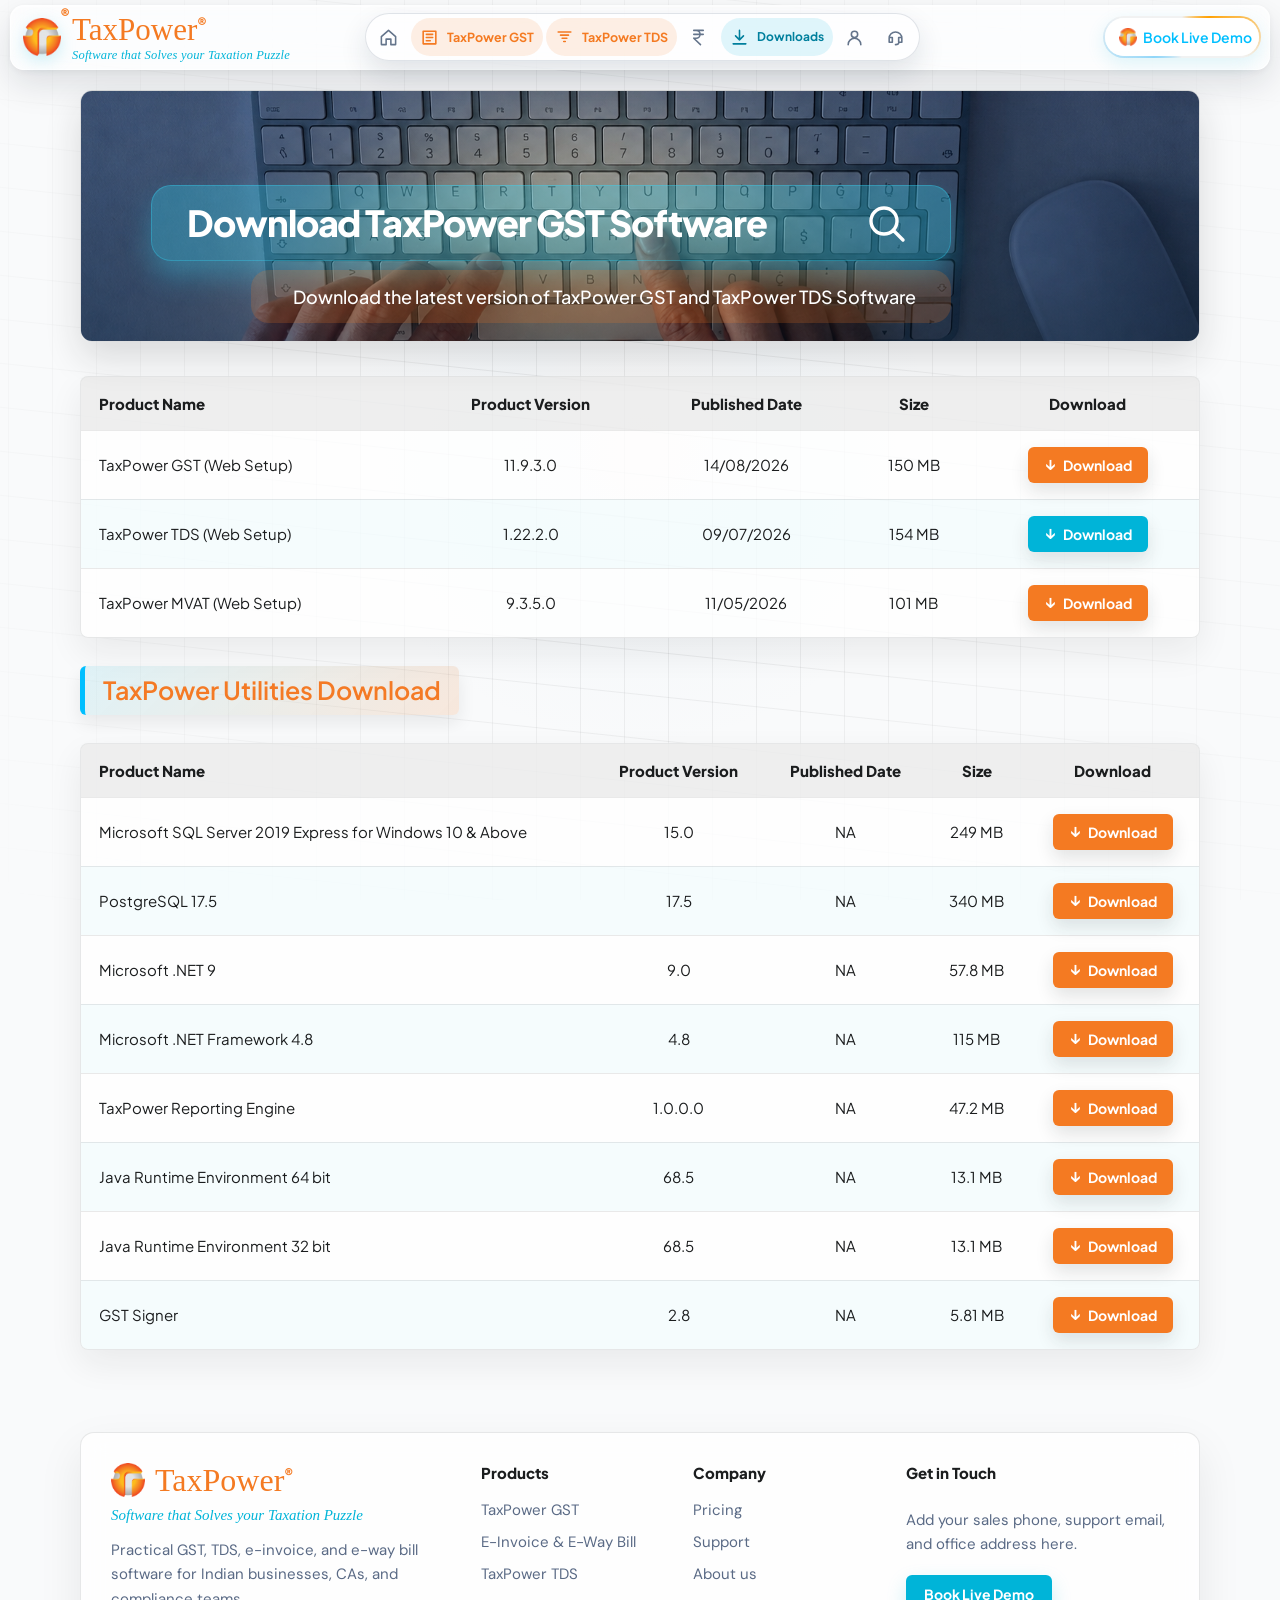
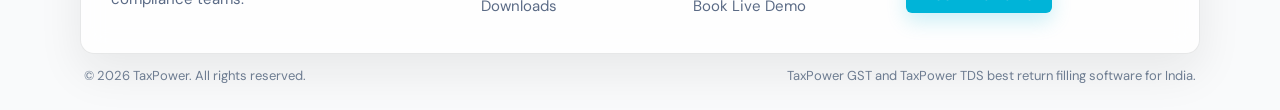
<file: public/downloads.html>
<!DOCTYPE html>
<html lang="en">

<head>
  <meta charset="UTF-8">
  <meta name="viewport" content="width=device-width, initial-scale=1.0">
  <title>TaxPower Downloads - GST and TDS Web Setup</title>
  <meta name="description"
    content="Download the latest TaxPower GST and TaxPower TDS web setup files for GST return filing, e-invoicing, e-way bill, and TDS compliance.">
  <meta name="keywords"
    content="TaxPower GST, TaxPower TDS, GST software, TDS software, tax compliance, e-invoicing, GST return filing, TDS return filing">
  <link rel="stylesheet" href="css/stylesheet.css">
  <script src="js/nav-loader.js" defer></script>
  <script src="js/script.js" defer></script>
  <script src="js/page-loader.js" defer></script>
</head>

<body>
  <div data-nav-slot></div>
  <main class="page-section downloads-page" id="downloads">
    <div class="section-inner">
      <header class="downloads-banner" id="downloads-banner">
        <div class="downloads-banner-background" aria-hidden="true"></div>
        <div class="downloads-banner-content">
          <div class="downloads-banner-search-field">
            <div class="downloads-search-row">
              <span class="downloads-search-icon" aria-hidden="true">
                <svg viewBox="0 0 24 24" focusable="false">
                  <circle cx="11" cy="11" r="6.5"></circle>
                  <path d="m16 16 4.5 4.5"></path>
                </svg>
              </span>
              <h1>Download TaxPower GST Software</h1>
            </div>
            <h2 class="downloads-search-suggestion">Download the latest version of TaxPower GST and TaxPower TDS
              Software</h2>
          </div>
        </div>
      </header>
      <div class="downloads-table-wrap" role="region" aria-label="Product download files">
        <table class="downloads-table">
          <thead>
            <tr>
              <th scope="col">Product Name</th>
              <th scope="col">Product Version</th>
              <th scope="col">Published Date</th>
              <th scope="col">Size</th>
              <th scope="col">Download</th>
            </tr>
          </thead>
          <tbody>
            <tr>
              <td>TaxPower GST (Web Setup)</td>
              <td>11.9.3.0</td>
              <td>14/08/2026</td>
              <td>150 MB</td>
              <td>
                <a class="download-btn download-btn-gst"
                  href="https://www.magnuminfosystem.com/Downloads/GST/TaxPowerGSTWebSetup.exe">
                  <span class="download-icon" aria-hidden="true">↓</span>
                  <span>Download</span>
                </a>
              </td>
            </tr>

            <tr>
              <td>TaxPower TDS (Web Setup)</td>
              <td>1.22.2.0</td>
              <td>09/07/2026</td>
              <td>154 MB</td>
              <td>
                <a class="download-btn download-btn-tds"
                  href="https://www.magnuminfosystem.com/Downloads/TDS/TaxPowerTDSWebSetup.exe">
                  <span class="download-icon" aria-hidden="true">↓</span>
                  <span>Download</span>
                </a>
              </td>
            </tr>

            <tr>
              <td>TaxPower MVAT (Web Setup)</td>
              <td>9.3.5.0</td>
              <td>11/05/2026</td>
              <td>101 MB</td>
              <td>
                <a class="download-btn download-btn-gst"
                  href="https://www.magnuminfosystem.com/Downloads/TaxPowerMVATWebSetup.exe">
                  <span class="download-icon" aria-hidden="true">↓</span>
                  <span>Download</span>
                </a>
              </td>
            </tr>
          </tbody>
        </table>
      </div>

      <h2 class="utility-download-heading">TaxPower Utilities Download</h2>
      <div class="downloads-table-wrap" role="region" aria-label="TaxPower utility download files">
        <table class="downloads-table">
          <thead>
            <tr>
              <th scope="col">Product Name</th>
              <th scope="col">Product Version</th>
              <th scope="col">Published Date</th>
              <th scope="col">Size</th>
              <th scope="col">Download</th>
            </tr>
          </thead>
          <tbody>
            <tr>
              <td>Microsoft SQL Server 2019 Express for Windows 10 &amp; Above</td>
              <td>15.0</td>
              <td>NA</td>
              <td>249 MB</td>
              <td><a class="download-btn download-btn-gst"
                  href="https://download.microsoft.com/download/7/c/1/7c14e92e-bdcb-4f89-b7cf-93543e7112d1/SQLEXPR_x64_ENU.exe"><span
                    class="download-icon" aria-hidden="true">↓</span><span>Download</span></a></td>
            </tr>
            <tr>
              <td>PostgreSQL 17.5</td>
              <td>17.5</td>
              <td>NA</td>
              <td>340 MB</td>
              <td><a class="download-btn download-btn-gst"
                  href="https://get.enterprisedb.com/postgresql/postgresql-17.5-1-windows-x64.exe"><span
                    class="download-icon" aria-hidden="true">↓</span><span>Download</span></a></td>
            </tr>
            <tr>
              <td>Microsoft .NET 9</td>
              <td>9.0</td>
              <td>NA</td>
              <td>57.8 MB</td>
              <td><a class="download-btn download-btn-gst"
                  href="https://builds.dotnet.microsoft.com/dotnet/WindowsDesktop/9.0.6/windowsdesktop-runtime-9.0.6-win-x64.exe"><span
                    class="download-icon" aria-hidden="true">↓</span><span>Download</span></a></td>
            </tr>
            <tr>
              <td>Microsoft .NET Framework 4.8</td>
              <td>4.8</td>
              <td>NA</td>
              <td>115 MB</td>
              <td><a class="download-btn download-btn-gst"
                  href="https://download.visualstudio.microsoft.com/download/pr/2d6bb6b2-226a-4baa-bdec-798822606ff1/8494001c276a4b96804cde7829c04d7f/ndp48-x86-x64-allos-enu.exe"><span
                    class="download-icon" aria-hidden="true">↓</span><span>Download</span></a></td>
            </tr>
            <tr>
              <td>TaxPower Reporting Engine</td>
              <td>1.0.0.0</td>
              <td>NA</td>
              <td>47.2 MB</td>
              <td><a class="download-btn download-btn-gst"
                  href="https://www.magnuminfosystem.com/Downloads/TaxPowerReportingEngine.msi"><span
                    class="download-icon" aria-hidden="true">↓</span><span>Download</span></a></td>
            </tr>
            <tr>
              <td>Java Runtime Environment 64 bit</td>
              <td>68.5</td>
              <td>NA</td>
              <td>13.1 MB</td>
              <td><a class="download-btn download-btn-gst"
                  href="https://www.magnuminfosystem.com/Downloads/Java_Runtime_Environment_(64bit)_v8_Update_171.exe"><span
                    class="download-icon" aria-hidden="true">↓</span><span>Download</span></a></td>
            </tr>
            <tr>
              <td>Java Runtime Environment 32 bit</td>
              <td>68.5</td>
              <td>NA</td>
              <td>13.1 MB</td>
              <td><a class="download-btn download-btn-gst"
                  href="https://www.magnuminfosystem.com/Downloads/Java_Runtime_Environment_(32bit)_v8_Update_171.exe"><span
                    class="download-icon" aria-hidden="true">↓</span><span>Download</span></a></td>
            </tr>
            <tr>
              <td>GST Signer</td>
              <td>2.8</td>
              <td>NA</td>
              <td>5.81 MB</td>
              <td><a class="download-btn download-btn-gst"
                  href="https://www.magnuminfosystem.com/Downloads/GSTSigner-v2.8.msi"><span class="download-icon"
                    aria-hidden="true">↓</span><span>Download</span></a></td>
            </tr>
          </tbody>
        </table>
      </div>
    </div>
  </main>
  <div data-footer-slot></div>
</body>

</html>
</file>
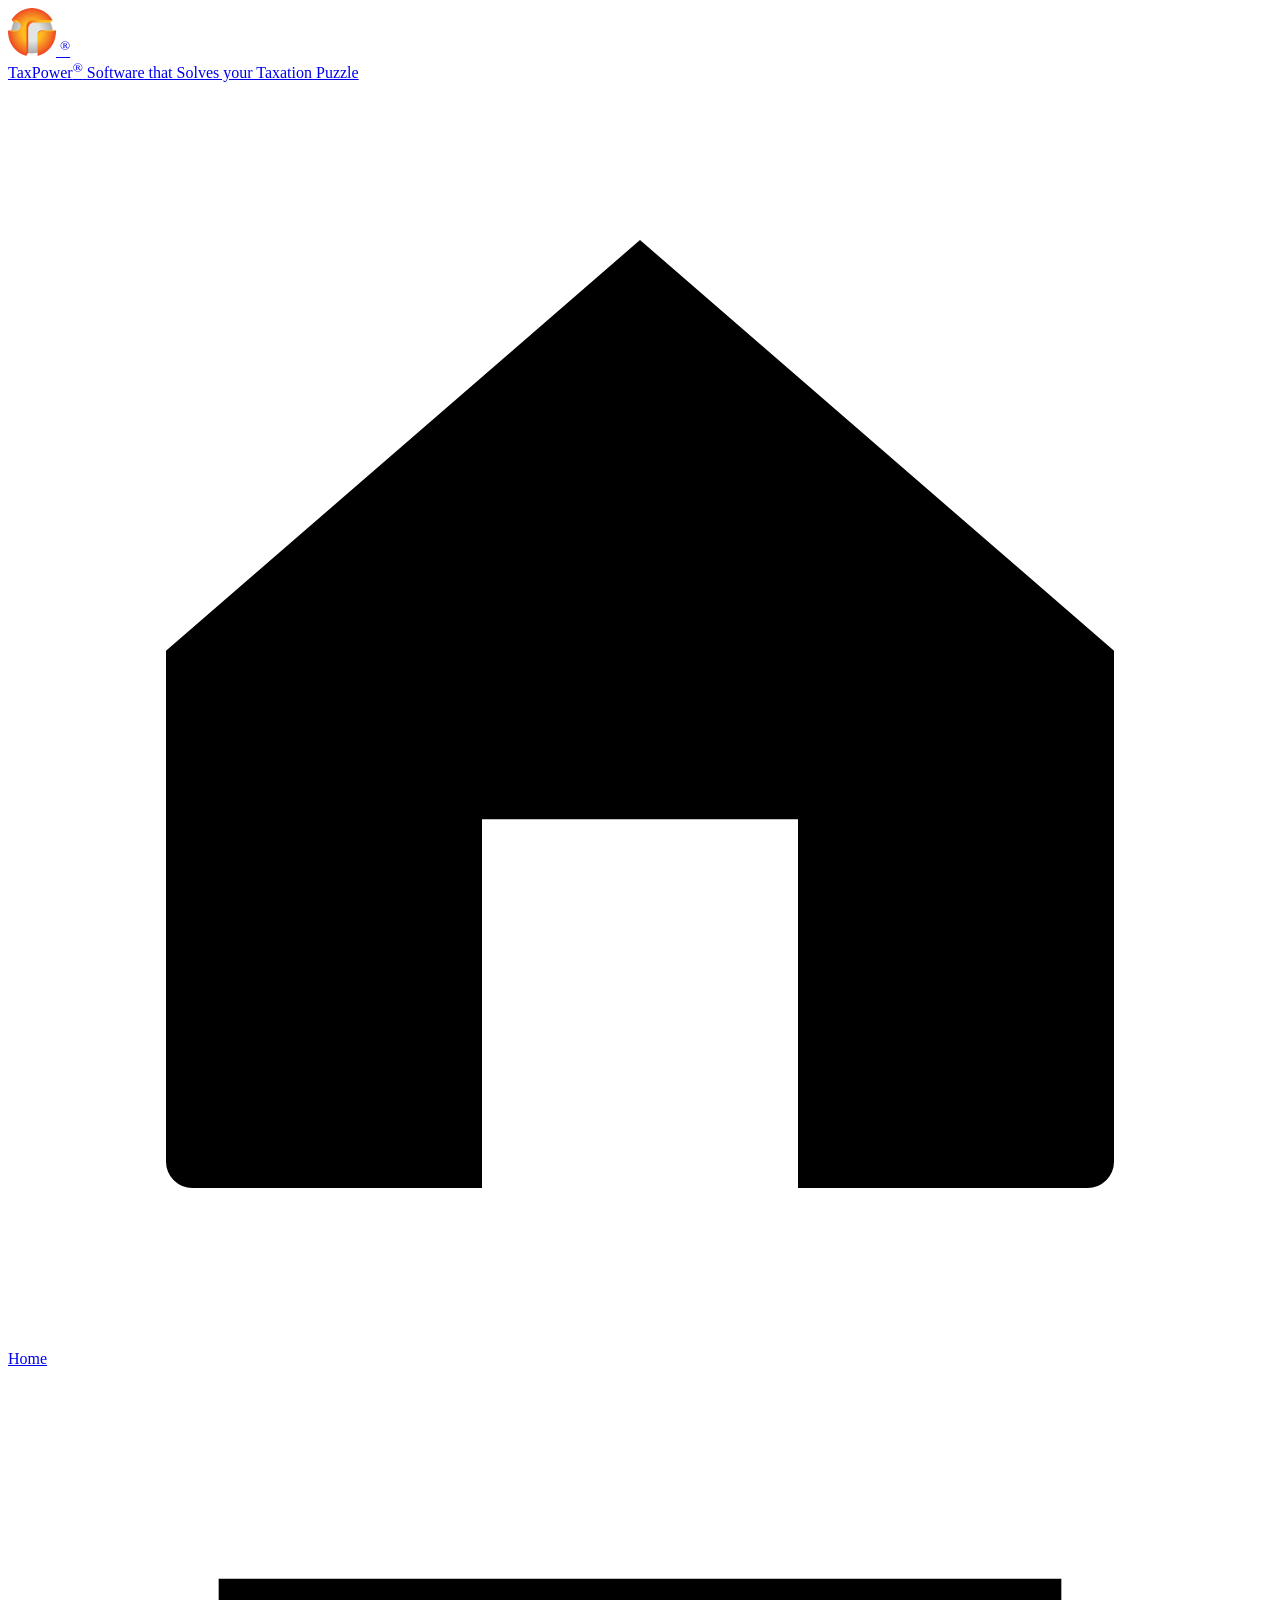
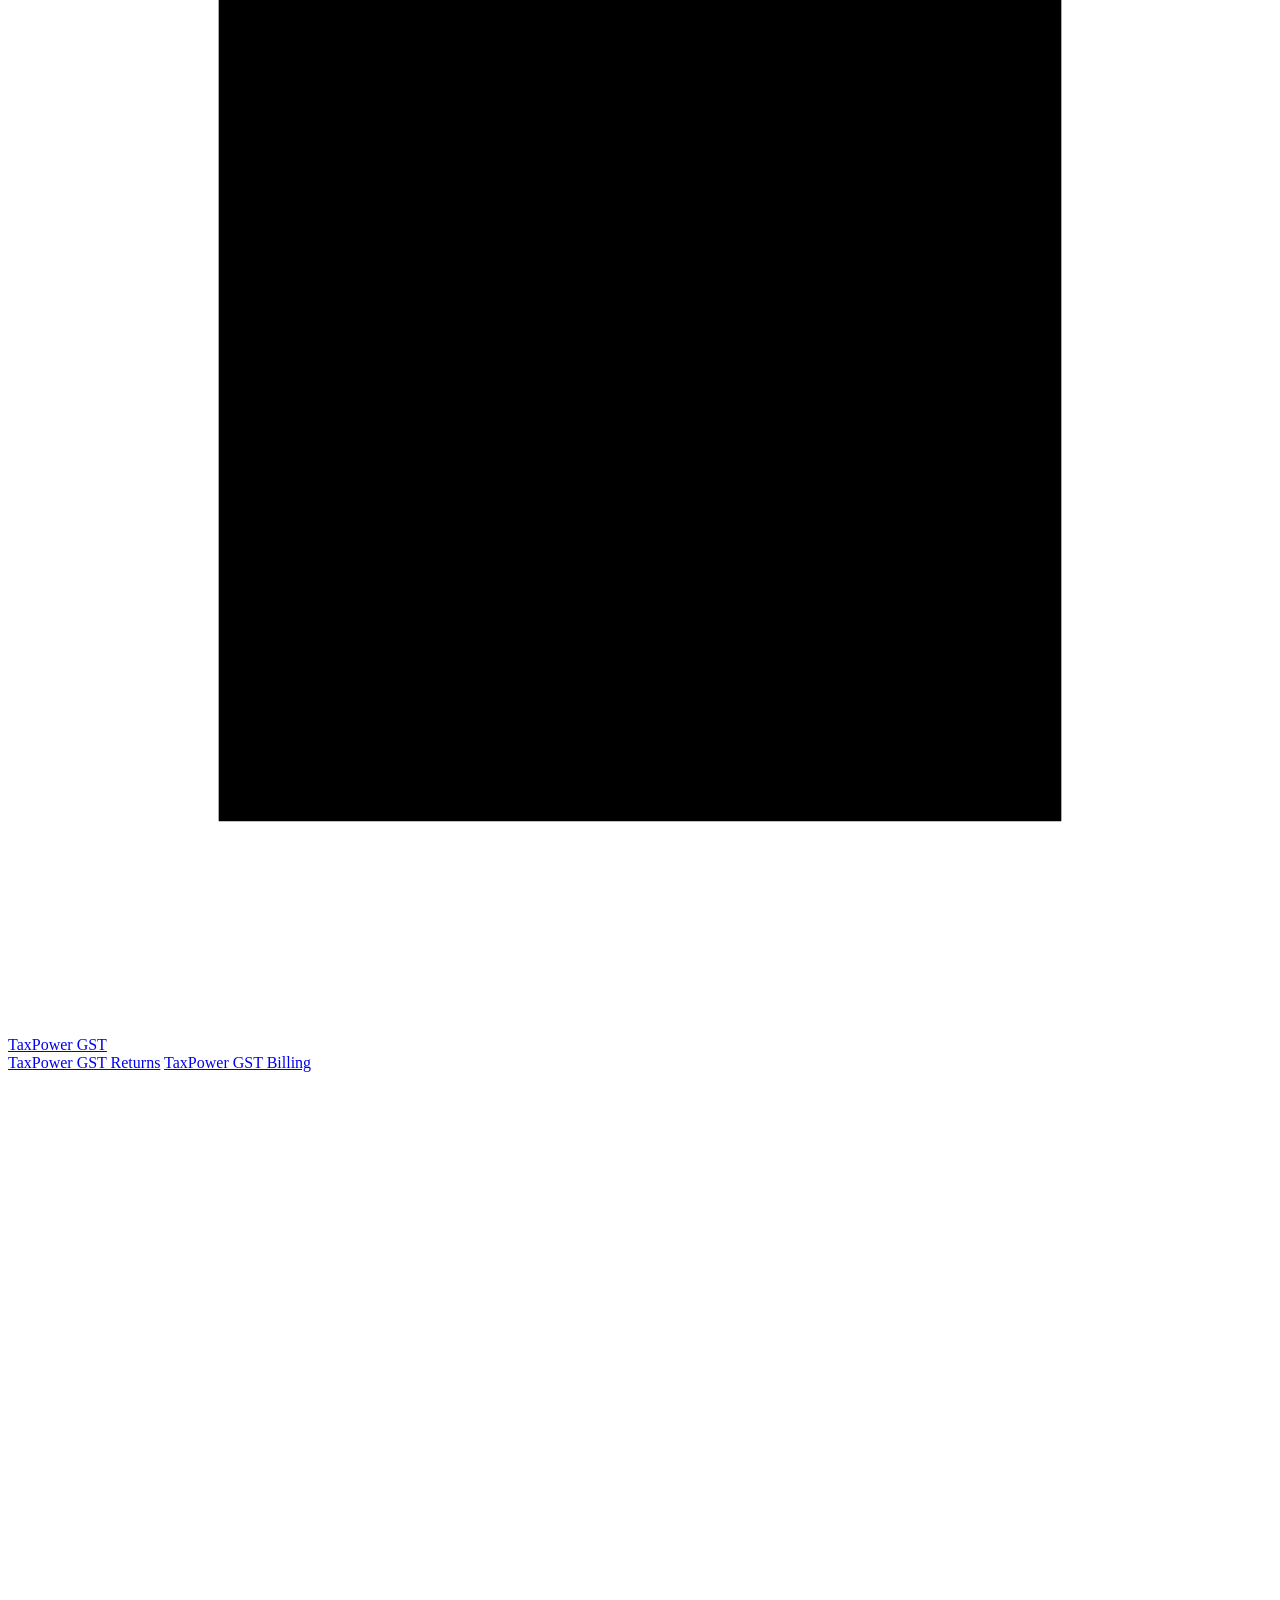
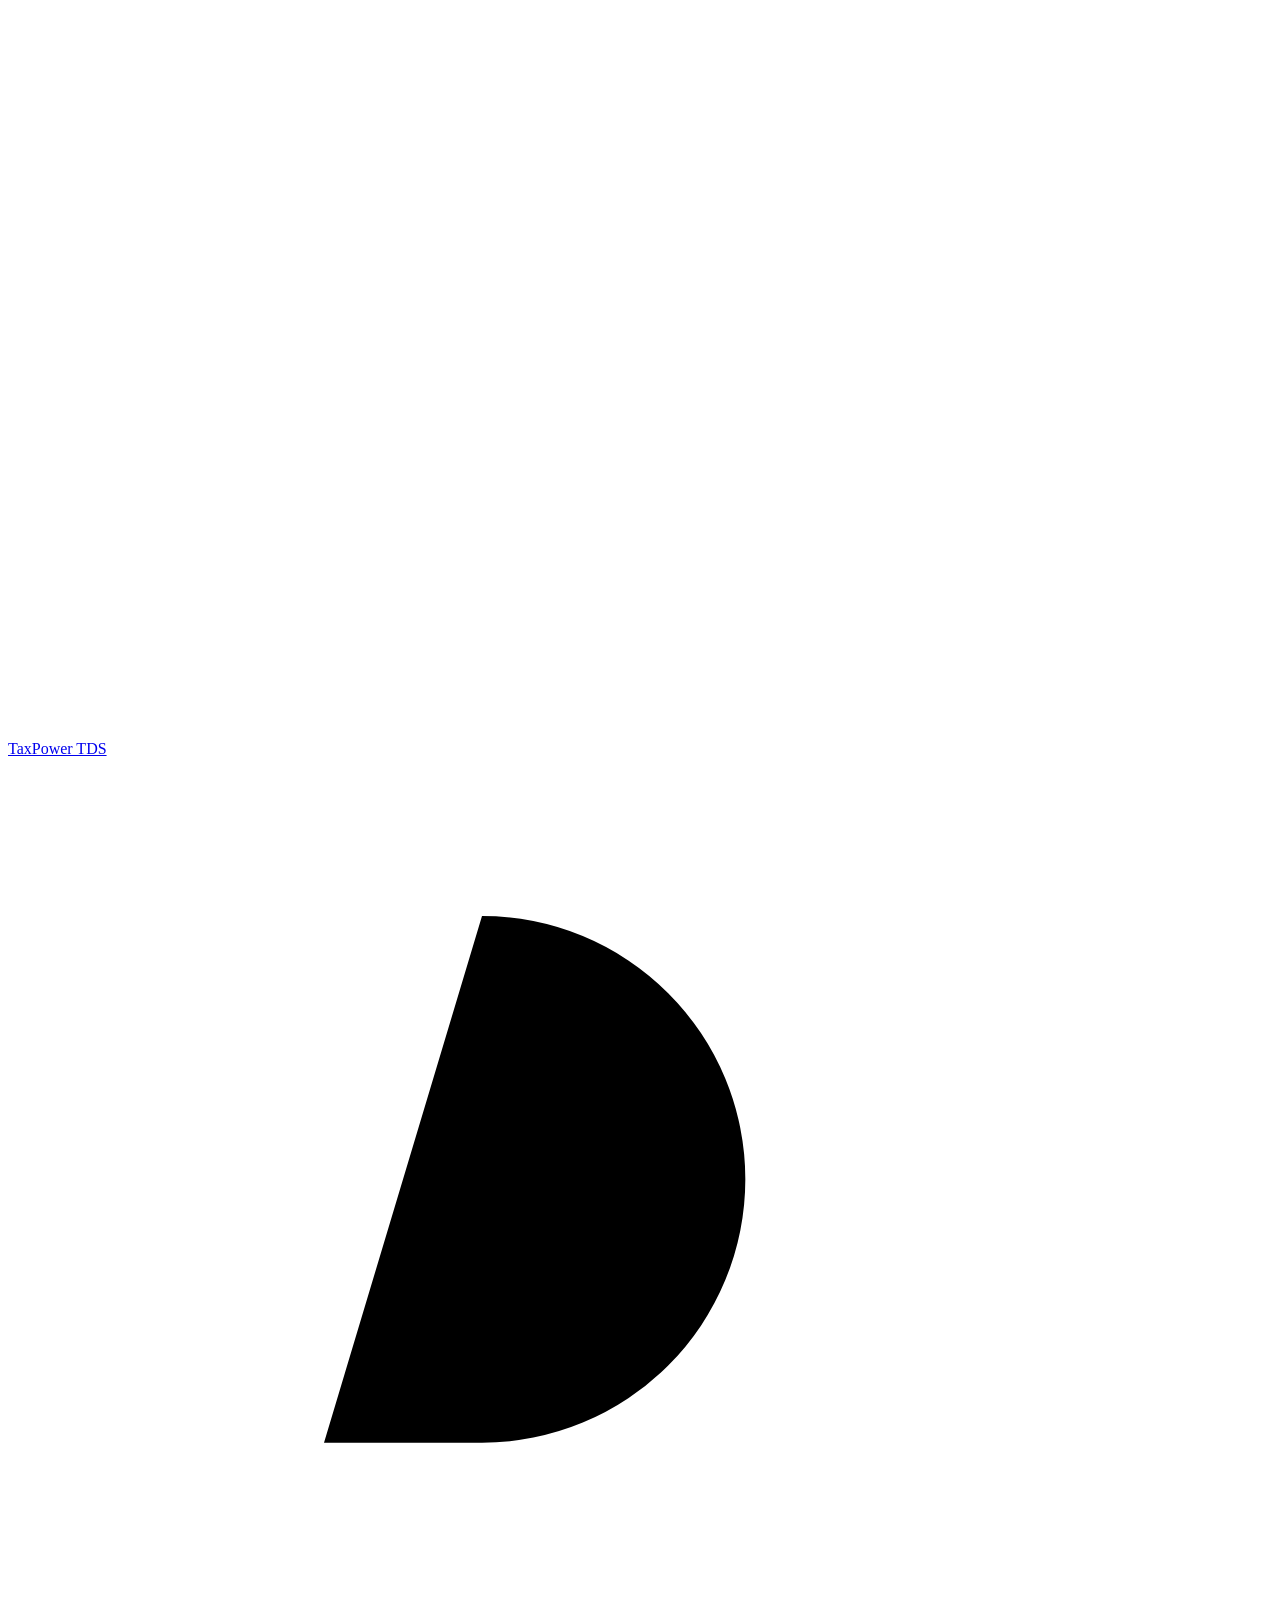
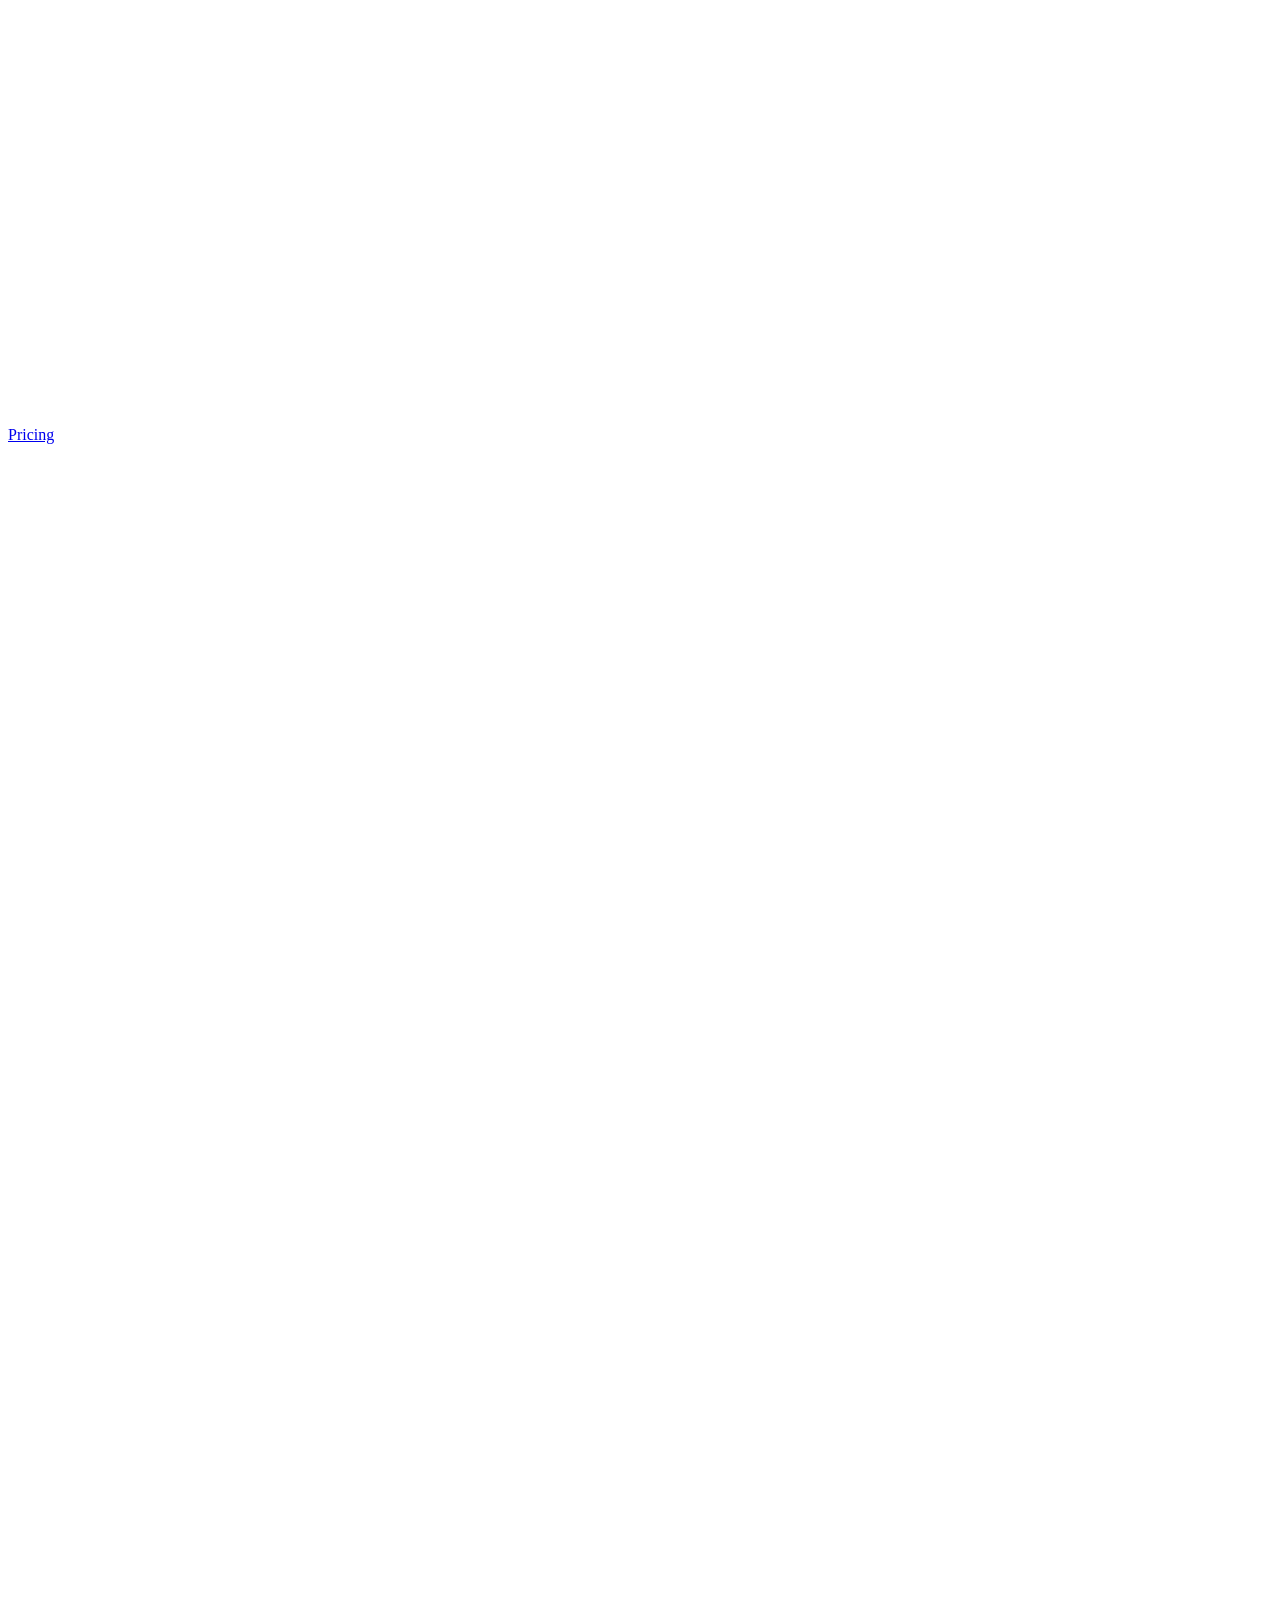
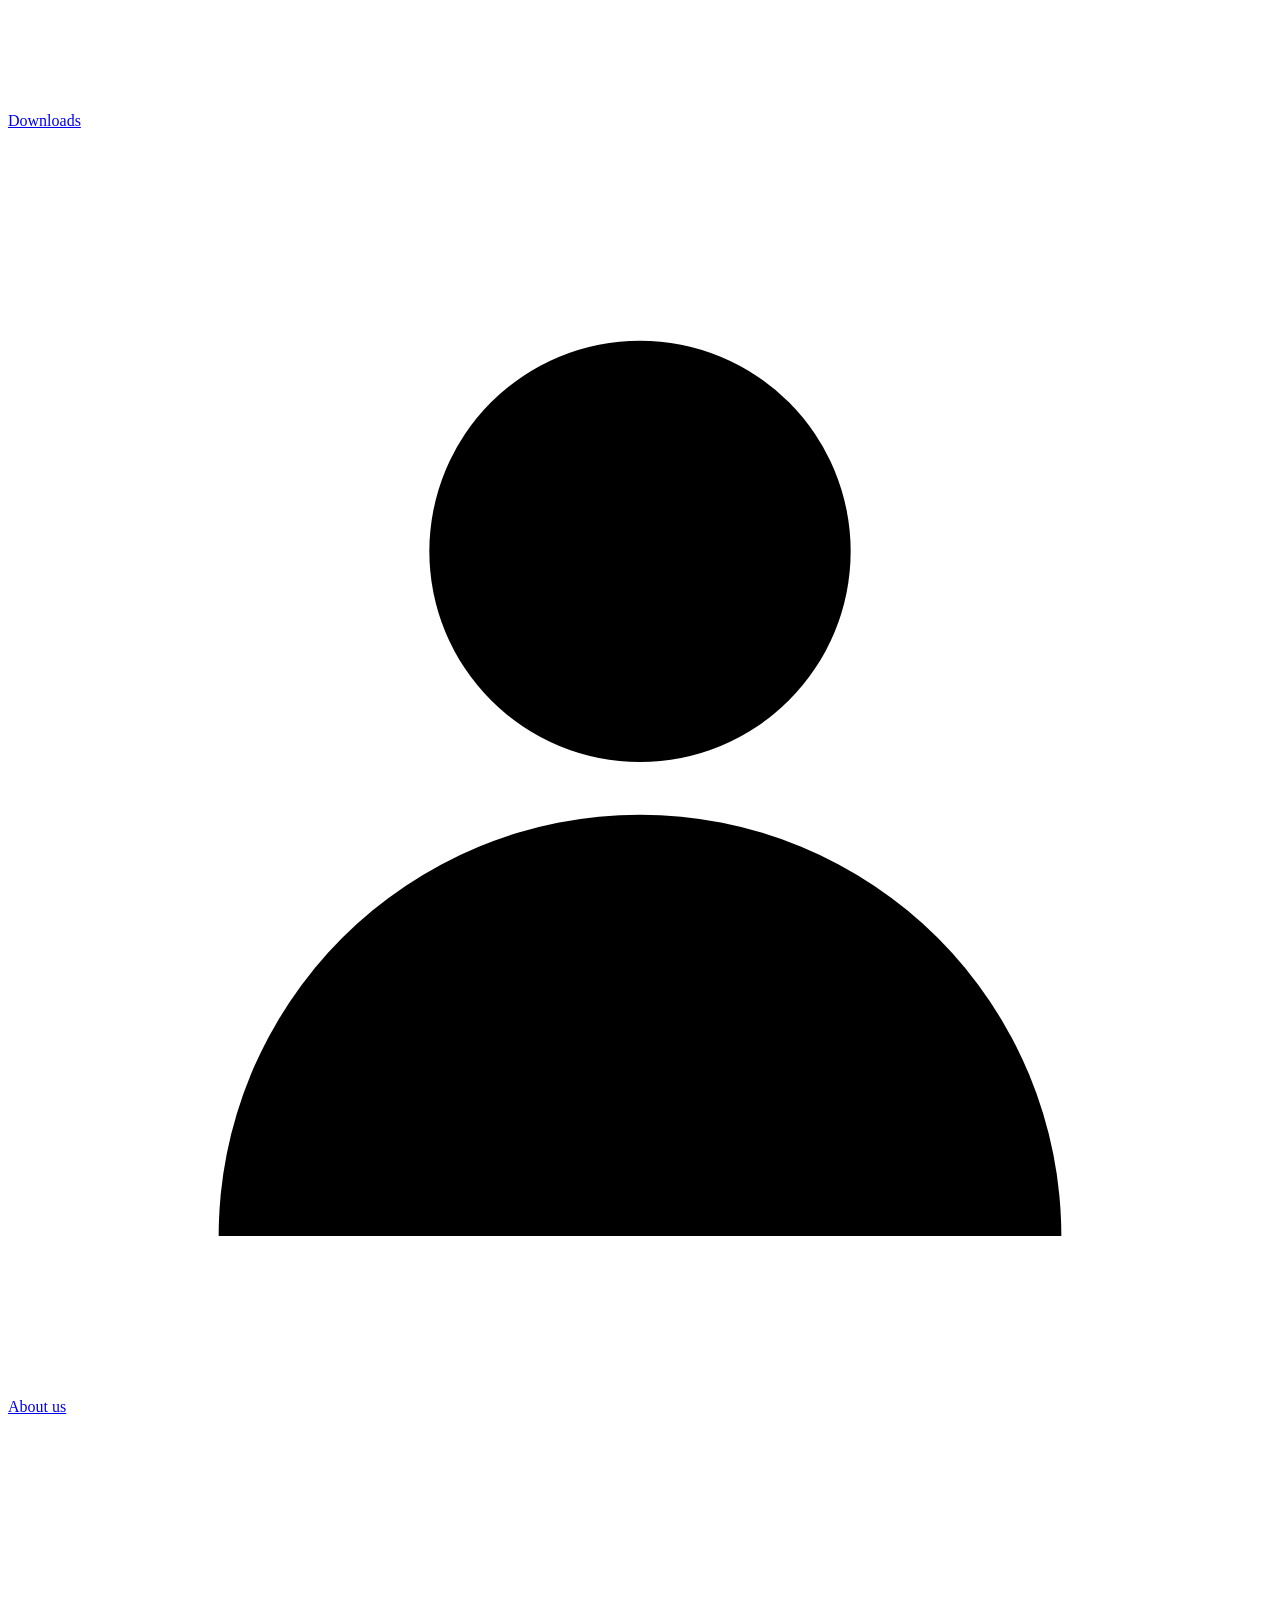
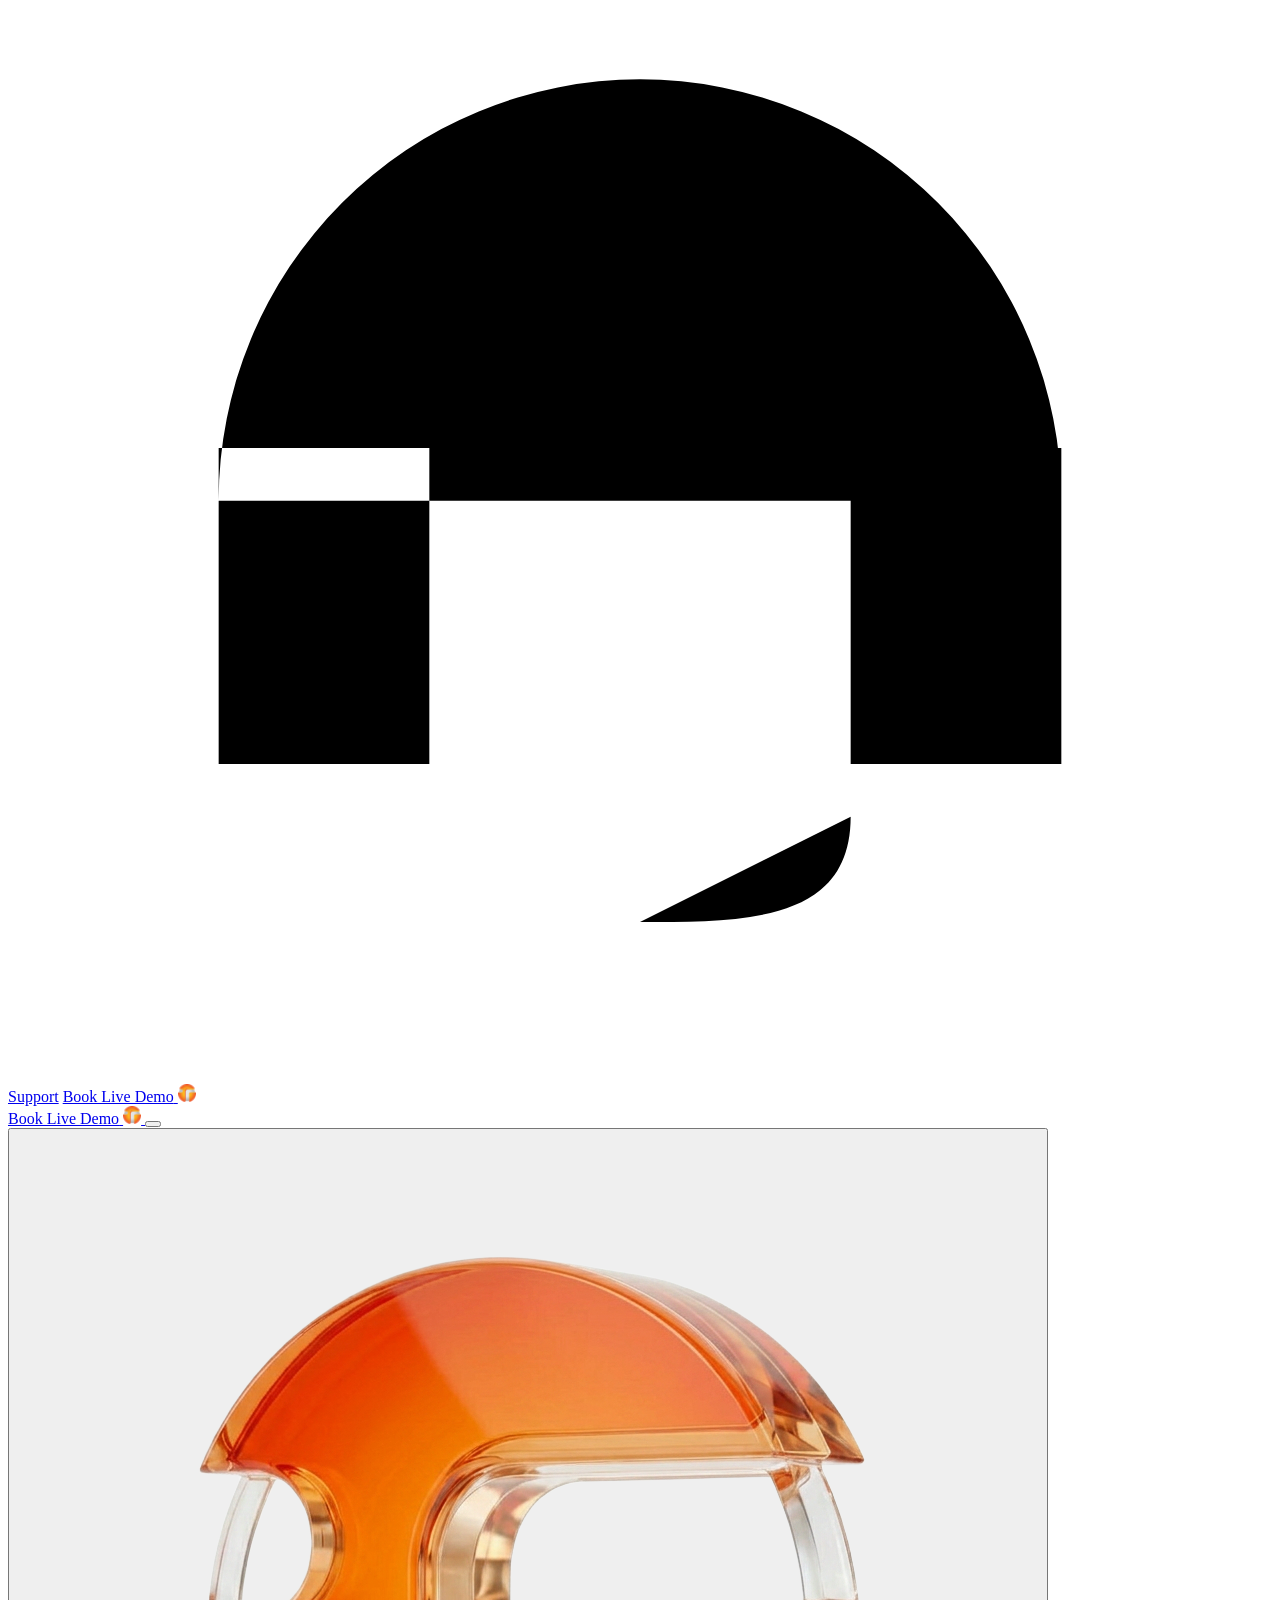
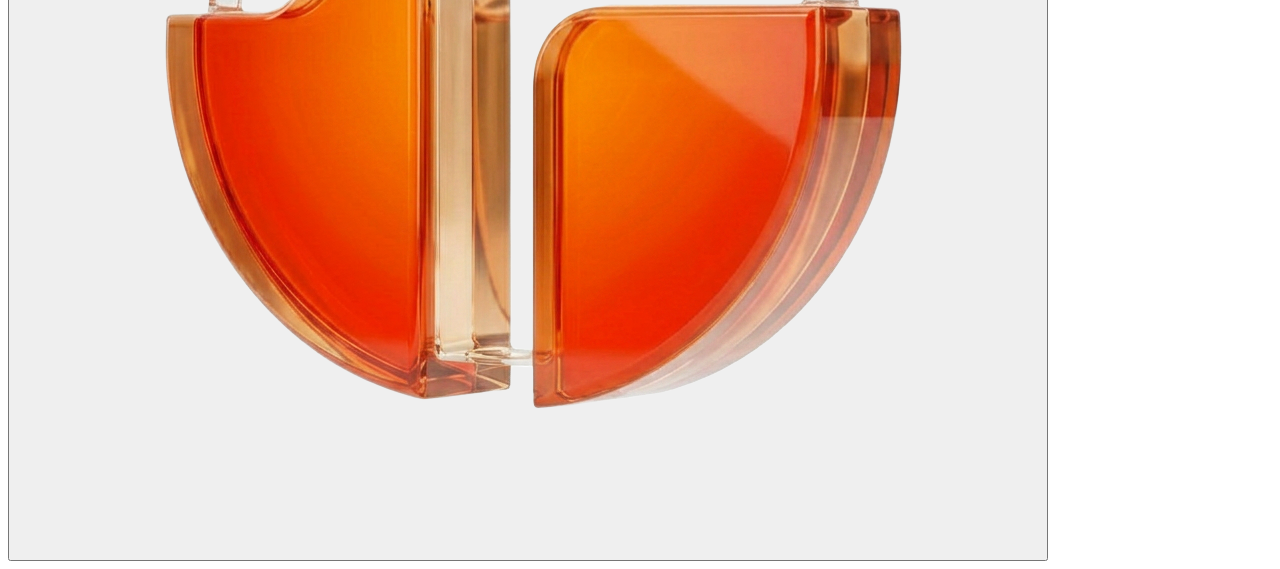
<file: public/nav.html>
<!DOCTYPE html>
<html lang="en">
<head>
  <meta charset="UTF-8">
  <meta name="viewport" content="width=device-width, initial-scale=1.0">
  <title>Document</title>
</head>
<body>
  
</body>
</html>
<header class="header">
  <nav class="navbar" aria-label="Primary navigation">
    <a href="index.html#home" class="navbar-logo" data-logo-home-link>
      <div class="logo-wrapper">
        <img src="asset/swt_icon/taxpower_icon.png" alt="" class="navbar-icon">
        <sup class="sup-for-logo">&reg;</sup>
      </div>
      <div id="brand-box" class="brand-box">
        <span class="brand-title">TaxPower<sup class="sup-for-title">&reg;</sup></span>
        <span class="brand-subtitle">Software that Solves your Taxation Puzzle</span>
      </div>
    </a>

    <div class="navbar-menu" id="navbarMenu">
      <div class="navbar-links" id="navLinksContainer">
        <div class="nav-sliding-bg" id="navSlideBg"></div>

        <a href="index.html#home" class="nav-item" data-nav-page="index.html" aria-label="Home">
          <svg class="nav-item-icon" viewBox="0 0 24 24" aria-hidden="true"><path d="M3 10.8 12 3l9 7.8v9.7a.5.5 0 0 1-.5.5H15v-7H9v7H3.5a.5.5 0 0 1-.5-.5z"/></svg>
          <span class="nav-item-label">Home</span>
        </a>
        <div class="nav-dropdown">
          <a href="index.html#taxpowergst" class="nav-item nav-item-org nav-item-always nav-dropdown-toggle"
            data-nav-page="taxpowergst.html" aria-haspopup="true" aria-label="TaxPower GST">
            <svg class="nav-item-icon" viewBox="0 0 24 24" aria-hidden="true"><path d="M4 4h16v16H4zM8 8h8M8 12h8M8 16h5"/></svg>
            <span class="nav-item-label">TaxPower GST</span>
            <span class="nav-dropdown-caret" aria-hidden="true"></span>
          </a>
          <div class="nav-dropdown-menu" aria-label="TaxPower GST submenu">
            <a href="index.html#gst-return" class="nav-dropdown-link">TaxPower GST Returns</a>
            <a href="index.html#gst-einvoice" class="nav-dropdown-link">TaxPower GST Billing</a>
          </div>
        </div>
        <a href="index.html#taxpowertds" class="nav-item nav-item-org nav-item-always" data-nav-page="taxpowertds.html" aria-label="TaxPower TDS"><svg class="nav-item-icon" viewBox="0 0 24 24" aria-hidden="true"><path d="M4 5h16M7 9h10M9 13h6M11 17h2"/></svg><span class="nav-item-label">TaxPower TDS</span></a>
        <a href="index.html#pricing-banner" class="nav-item" data-nav-page="pricing.html" aria-label="Pricing"><svg class="nav-item-icon" viewBox="0 0 24 24" aria-hidden="true"><path d="M6 3h12M6 8h12M6 13h3a5 5 0 0 0 0-10M6 13l8.5 8"/></svg><span class="nav-item-label">Pricing</span></a>
        <a href="index.html#downloads" class="nav-item" data-nav-page="downloads.html" aria-label="Downloads"><svg class="nav-item-icon" viewBox="0 0 24 24" aria-hidden="true"><path d="M12 3v12m0 0 5-5m-5 5-5-5M4 20h16"/></svg><span class="nav-item-label">Downloads</span></a>
        <a href="index.html#aboutus" class="nav-item" data-nav-page="aboutus.html" aria-label="About us"><svg class="nav-item-icon" viewBox="0 0 24 24" aria-hidden="true"><circle cx="12" cy="8" r="4"/><path d="M4 21a8 8 0 0 1 16 0"/></svg><span class="nav-item-label">About us</span></a>
        <a href="index.html#support" class="nav-item" data-nav-page="support.html" aria-label="Support"><svg class="nav-item-icon" viewBox="0 0 24 24" aria-hidden="true"><path d="M4 13a8 8 0 0 1 16 0M4 13v5h4v-6H4m16 1v5h-4v-6h4M16 19c0 2-2 2-4 2"/></svg><span class="nav-item-label">Support</span></a>

        <a href="index.html#demo-enquiry" class="navbar-demo demo-mobile-only" id="navbarDemoMobile" data-demo-form-open title="Book Live Demo" aria-label="Book Live Demo">
          <span class="btn btn-orange">
            <span class="text-initial">Book Live Demo</span>
          </span>
          <img src="asset/swt_icon/demo_icon.png" alt="" class="demo_btn" width="18" height="18">
        </a>
      </div>
    </div>

    <div class="header-right-actions">
      <a href="index.html#demo-enquiry" class="navbar-demo demo-desktop-only" id="navbarDemoDesktop" data-demo-form-open title="Book Live Demo" aria-label="Book Live Demo">
        <span class="btn btn-orange">
          <span class="text-initial">Book Live Demo</span>
        </span>
        <img src="asset/swt_icon/demo_icon.png" alt="" class="demo_btn" width="18" height="18">
      </a>

      <button type="button" class="hamburger-menu" id="hamburgerBtn" aria-label="Open navigation menu"
        aria-controls="navbarMenu" aria-expanded="false">
        <div class="hamburger-inner-box">
          <span class="bar"></span>
          <span class="bar"></span>
          <span class="bar"></span>
        </div>
      </button>
    </div>
  </nav>
</header>

<button type="button" class="header-reveal-hint" id="headerRevealHint" aria-label="Show navigation">
  <img src="asset/swt_icon/taxpower3dlg.png" alt="" aria-hidden="true">
</button>
</file>
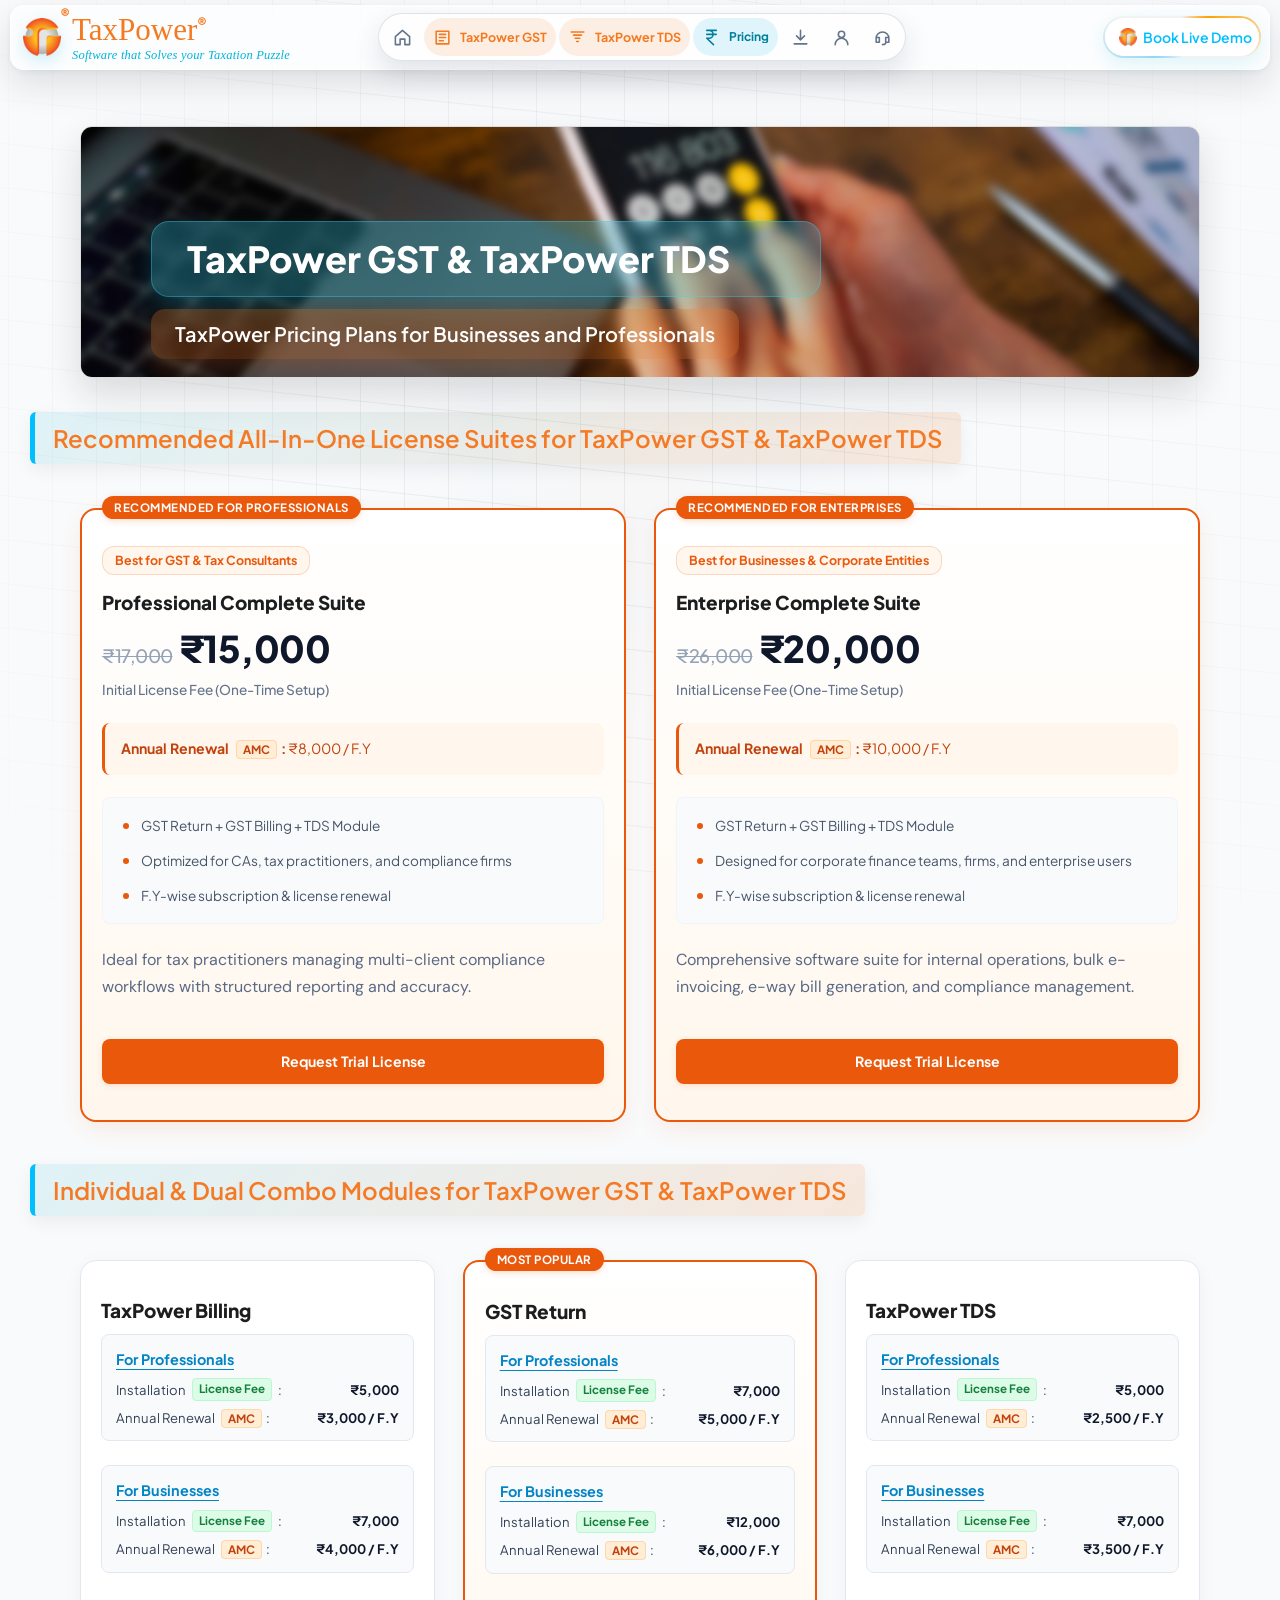
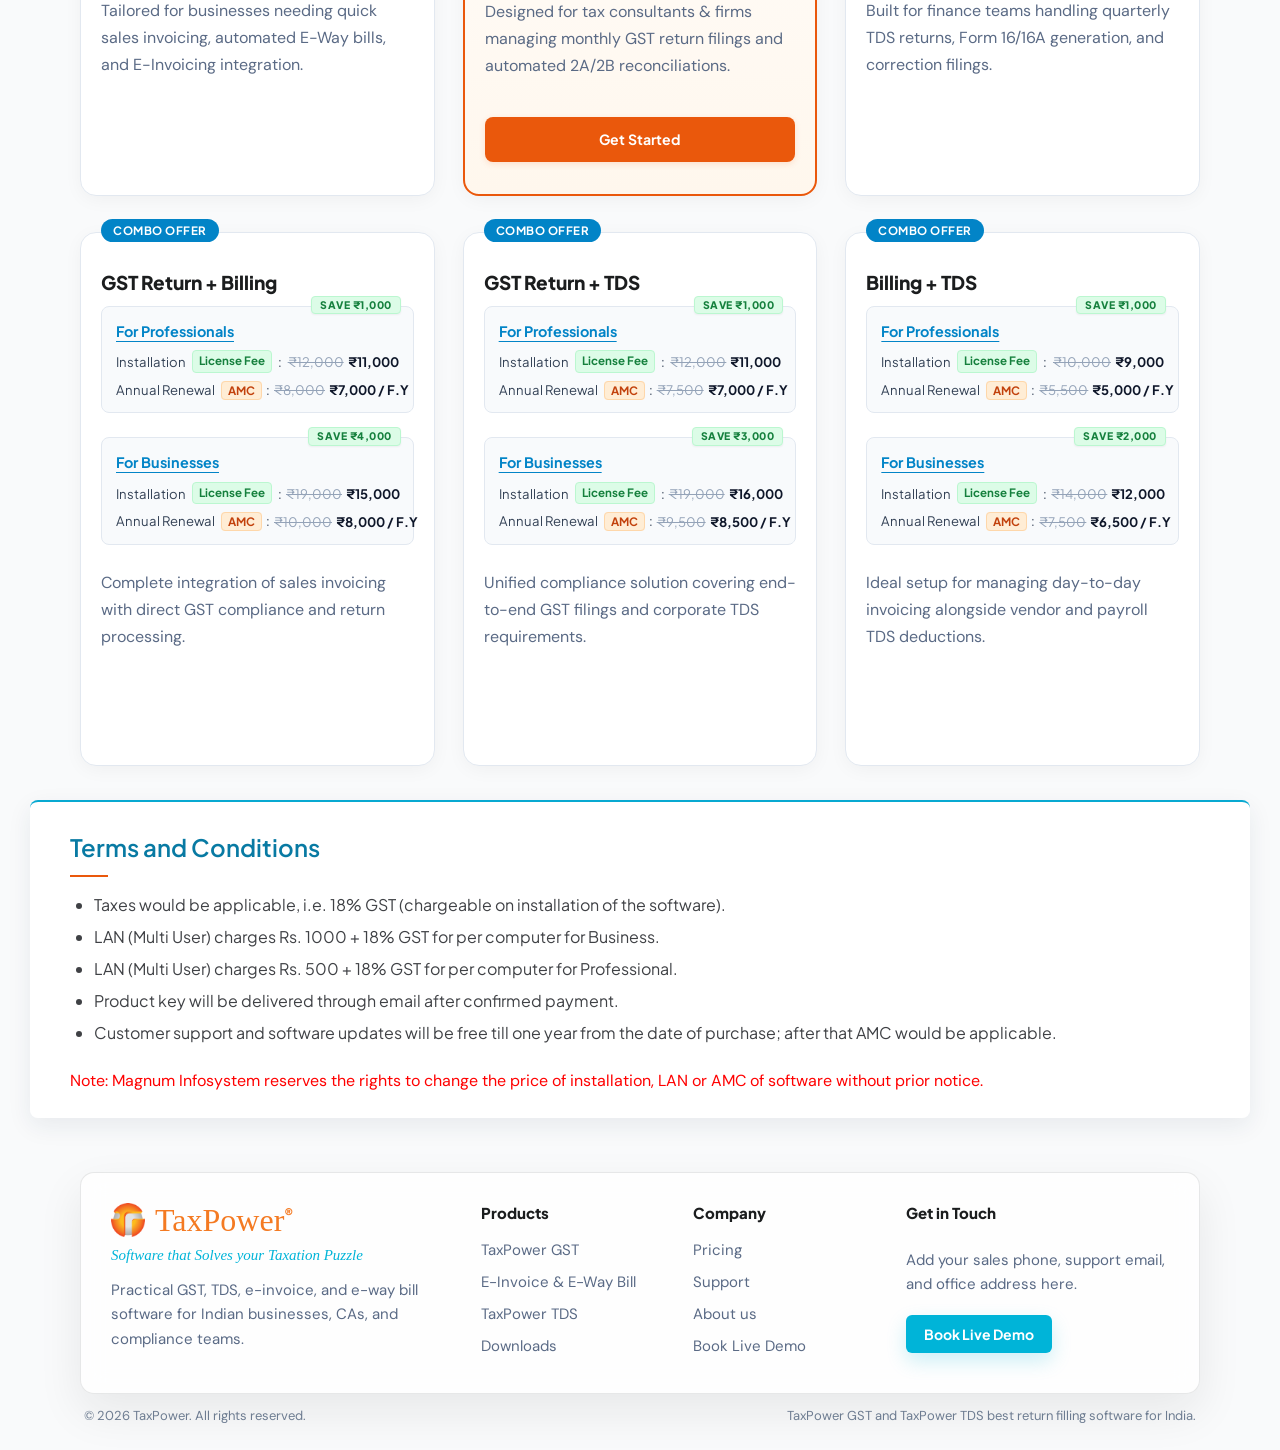
<file: public/pricing.html>
<!DOCTYPE html>
<html lang="en">

<head>
  <meta charset="UTF-8">
  <meta name="viewport" content="width=device-width, initial-scale=1.0">
  <title>TaxPower GST and TaxPower TDS Software Pricing Plans</title>
  <meta name="description"
    content="View TaxPower pricing information for GST, TDS, and combined compliance software plans for Indian businesses and tax professionals.">
  <meta name="robots" content="index, follow">
  <link rel="canonical" href="https://taxpower.org/pricing.html">
  <meta property="og:type" content="website">
  <meta property="og:title" content="TaxPower GST and TDS Software Pricing Plans">
  <meta property="og:description"
    content="Compare TaxPower GST, billing, TDS, and combo software license plans for businesses and tax professionals.">
  <meta property="og:url" content="https://taxpower.org/pricing.html">
  <meta property="og:site_name" content="TaxPower">
  <meta name="twitter:card" content="summary">
  <meta name="twitter:title" content="TaxPower GST and TDS Software Pricing Plans">
  <meta name="twitter:description"
    content="Compare TaxPower GST, billing, TDS, and combo software license plans for businesses and tax professionals.">
  <script type="application/ld+json">
    {
      "@context": "https://schema.org",
      "@type": "ItemList",
      "name": "TaxPower Software Pricing Plans",
      "url": "https://taxpower.org/pricing.html",
      "itemListElement": [
        { "@type": "ListItem", "position": 1, "item": { "@type": "Product", "name": "TaxPower Professional Complete Suite", "description": "GST return, GST billing, and TDS software for tax professionals.", "brand": { "@type": "Brand", "name": "TaxPower" }, "offers": { "@type": "Offer", "price": "15000", "priceCurrency": "INR", "url": "https://taxpower.org/pricing.html", "availability": "https://schema.org/InStock" } } },
        { "@type": "ListItem", "position": 2, "item": { "@type": "Product", "name": "TaxPower Enterprise Complete Suite", "description": "GST return, GST billing, and TDS software for businesses and corporate teams.", "brand": { "@type": "Brand", "name": "TaxPower" }, "offers": { "@type": "Offer", "price": "20000", "priceCurrency": "INR", "url": "https://taxpower.org/pricing.html", "availability": "https://schema.org/InStock" } } }
      ]
    }
  </script>
  <link rel="stylesheet" href="css/stylesheet.css">
  <link rel="stylesheet" href="css/pricing.css">
  <script src="js/nav-loader.js" defer></script>
  <script src="js/script.js" defer></script>
  <script src="js/page-loader.js" defer></script>
</head>

<body>
  <div class="global-site-bg site-grid-background" data-site-background aria-hidden="true">
    <div class="grid-blueprint"></div>
    <div class="grid-squares-layer" data-site-background-squares></div>
  </div>
  <div data-nav-slot></div>
  <main class="page-section pricing-page" id="pricing">
    <div class="section-inner">
      <header class="pricing-banner" id="pricing-banner">
        <div class="pricing-banner-background" aria-hidden="true"></div>
        <div class="pricing-banner-content">
          <h1>TaxPower GST &amp; TaxPower TDS</h1>
          <h2>TaxPower Pricing Plans for Businesses and Professionals</h2>
        </div>
      </header>
    </div>

    <section aria-labelledby="suite-heading">
    <h2 class="section-title" id="suite-heading">Recommended All-In-One License Suites for TaxPower GST & TaxPower TDS</h2>

    <div class="featured-grid">

      <!-- ----- Professional Suite ----- -->
      <div class="featured-card-wrapper">
        <div class="pricing-card top-featured-orange">
          <span class="badge-orange">Recommended for Professionals</span>
          <div>
            <span class="pill-orange">Best for GST &amp; Tax Consultants</span>
            <h3 class="card-heading-orange">Professional Complete Suite</h3>
            <div class="price-amount"><del>₹17,000</del>₹15,000</div>
            <div class="price-type">Initial License Fee (One-Time Setup)</div>

            <div class="renewal-box-orange">
              <strong>Annual Renewal <span class="tag-amc">AMC</span>:</strong> ₹8,000 / F.Y
            </div>

            <ul class="features-list">
              <li>GST Return + GST Billing + TDS Module</li>
              <li>Optimized for CAs, tax practitioners, and compliance firms</li>
              <li>F.Y-wise subscription &amp; license renewal</li>
            </ul>
            <p class="card-description">Ideal for tax practitioners managing multi-client compliance workflows with
              structured reporting and accuracy.</p>
          </div>
          <a href="index.html#demo-enquiry" class="cta-btn-orange" data-demo-purpose="Free Trial / Demo" data-demo-product="TaxPower GST Return,TaxPower E-Invoice & E-Way Bill,TaxPower TDS Return">Request Trial License</a>
        </div>
      </div>

      <!-- ----- Enterprise Suite ----- -->
      <div class="featured-card-wrapper">
        <div class="pricing-card top-featured-orange">
          <span class="badge-orange">Recommended for Enterprises</span>
          <div>
            <span class="pill-orange">Best for Businesses & Corporate Entities</span>
            <h3 class="card-heading-orange">Enterprise Complete Suite</h3>
            <div class="price-amount"><del>₹26,000</del>₹20,000</div>
            <div class="price-type">Initial License Fee (One-Time Setup)</div>

            <div class="renewal-box-orange">
              <strong>Annual Renewal <span class="tag-amc">AMC</span>:</strong> ₹10,000 / F.Y
            </div>

            <ul class="features-list">
              <li>GST Return + GST Billing + TDS Module</li>
              <li>Designed for corporate finance teams, firms, and enterprise users</li>
              <li>F.Y-wise subscription &amp; license renewal</li>
            </ul>
            <p class="card-description">Comprehensive software suite for internal operations, bulk e-invoicing, e-way
              bill generation, and compliance management.</p>
          </div>
          <a href="index.html#demo-enquiry" class="cta-btn-orange" data-demo-purpose="Free Trial / Demo" data-demo-product="TaxPower GST Return,TaxPower E-Invoice & E-Way Bill,TaxPower TDS Return">Request Trial License</a>
        </div>
      </div>

    </div>
    </section>

    <!-- ----- Bottom Pricing Cards ----- -->
    <section aria-labelledby="modules-heading">
    <h2 class="section-title" id="modules-heading">Individual &amp; Dual Combo Modules for TaxPower GST & TaxPower TDS</h2>

    <div class="pricing-grid">

      <!-- ----- 1. Billing Card ----- -->
      <div class="pricing-card hover-btn-card">
        <div>
          <h3 class="bottom-card-heading">TaxPower Billing</h3>

          <div class="pricing-tier">
            <div class="tier-title-prof">For Professionals</div>
            <div class="price-line">
              <span class="price-line-left">Installation <span class="tag-license-fee">License Fee</span>:</span>
              <span><strong>₹5,000</strong></span>
            </div>
            <div class="price-line">
              <span>Annual Renewal <span class="tag-amc">AMC</span>:</span>
              <span><strong>₹3,000 / F.Y</strong></span>
            </div>
          </div>

          <div class="pricing-tier last-tier">
            <div class="tier-title-biz">For Businesses</div>
            <div class="price-line">
              <span class="price-line-left">Installation <span class="tag-license-fee">License Fee</span>:</span>
              <span><strong>₹7,000</strong></span>
            </div>
            <div class="price-line">
              <span>Annual Renewal <span class="tag-amc">AMC</span>:</span>
              <span><strong>₹4,000 / F.Y</strong></span>
            </div>
          </div>

          <p class="card-info-text">Tailored for businesses needing quick sales invoicing, automated E-Way bills, and
            E-Invoicing integration.</p>
        </div>
        <a href="index.html#demo-enquiry" class="cta-btn-sky" data-demo-purpose="Want to Purchase" data-demo-product="TaxPower E-Invoice & E-Way Bill">Get Started</a>
      </div>

      <!-- ----- 2. GST Return Card (Most Popular) ----- -->
      <div class="pricing-card popular-card">
        <span class="badge-orange">Most Popular</span>
        <div>
          <h3 class="bottom-card-heading">GST Return</h3>

          <div class="pricing-tier">
            <div class="tier-title-prof">For Professionals</div>
            <div class="price-line">
              <span class="price-line-left">Installation <span class="tag-license-fee">License Fee</span>:</span>
              <span><strong>₹7,000</strong></span>
            </div>
            <div class="price-line">
              <span>Annual Renewal <span class="tag-amc">AMC</span>:</span>
              <span><strong>₹5,000 / F.Y</strong></span>
            </div>
          </div>

          <div class="pricing-tier last-tier">
            <div class="tier-title-biz">For Businesses</div>
            <div class="price-line">
              <span class="price-line-left">Installation <span class="tag-license-fee">License Fee</span>:</span>
              <span><strong>₹12,000</strong></span>
            </div>
            <div class="price-line">
              <span>Annual Renewal <span class="tag-amc">AMC</span>:</span>
              <span><strong>₹6,000 / F.Y</strong></span>
            </div>
          </div>

          <p class="card-info-text">Designed for tax consultants &amp; firms managing monthly GST return filings and
            automated 2A/2B reconciliations.</p>
        </div>
        <a href="index.html#demo-enquiry" class="cta-btn-orange" data-demo-purpose="Want to Purchase" data-demo-product="TaxPower GST Return">Get Started</a>
      </div>

      <!-- ----- 3. TDS Card ----- -->
      <div class="pricing-card hover-btn-card">
        <div>
          <h3 class="bottom-card-heading">TaxPower TDS</h3>

          <div class="pricing-tier">
            <div class="tier-title-prof">For Professionals</div>
            <div class="price-line">
              <span class="price-line-left">Installation <span class="tag-license-fee">License Fee</span>:</span>
              <span><strong>₹5,000</strong></span>
            </div>
            <div class="price-line">
              <span>Annual Renewal <span class="tag-amc">AMC</span>:</span>
              <span><strong>₹2,500 / F.Y</strong></span>
            </div>
          </div>

          <div class="pricing-tier last-tier">
            <div class="tier-title-biz">For Businesses</div>
            <div class="price-line">
              <span class="price-line-left">Installation <span class="tag-license-fee">License Fee</span>:</span>
              <span><strong>₹7,000</strong></span>
            </div>
            <div class="price-line">
              <span>Annual Renewal <span class="tag-amc">AMC</span>:</span>
              <span><strong>₹3,500 / F.Y</strong></span>
            </div>
          </div>

          <p class="card-info-text">Built for finance teams handling quarterly TDS returns, Form 16/16A generation, and
            correction filings.</p>
        </div>
        <a href="index.html#demo-enquiry" class="cta-btn-sky" data-demo-purpose="Want to Purchase" data-demo-product="TaxPower TDS Return">Get Started</a>
      </div>

      <!-- ----- 4. GST Return + Billing Combo ----- -->
      <div class="pricing-card hover-btn-card">
        <span class="badge-sky">Combo Offer</span>
        <div>
          <h3 class="bottom-card-heading">GST Return + Billing</h3>

          <div class="pricing-tier">
            <span class="save-legend-badge">SAVE ₹1,000</span>
            <div class="tier-title-prof">For Professionals</div>
            <div class="price-line">
              <span class="price-line-left">Installation <span class="tag-license-fee">License Fee</span>:</span>
              <span><del>₹12,000</del> <strong>₹11,000</strong></span>
            </div>
            <div class="price-line">
              <span>Annual Renewal <span class="tag-amc">AMC</span>:</span>
              <span><del>₹8,000</del> <strong>₹7,000 / F.Y</strong></span>
            </div>
          </div>

          <div class="pricing-tier last-tier">
            <span class="save-legend-badge">SAVE ₹4,000</span>
            <div class="tier-title-biz">For Businesses</div>
            <div class="price-line">
              <span class="price-line-left">Installation <span class="tag-license-fee">License Fee</span>:</span>
              <span><del>₹19,000</del> <strong>₹15,000</strong></span>
            </div>
            <div class="price-line">
              <span>Annual Renewal <span class="tag-amc">AMC</span>:</span>
              <span><del>₹10,000</del> <strong>₹8,000 / F.Y</strong></span>
            </div>
          </div>

          <p class="card-info-text">Complete integration of sales invoicing with direct GST compliance and return
            processing.</p>
        </div>
        <a href="index.html#demo-enquiry" class="cta-btn-sky" data-demo-purpose="Want to Purchase" data-demo-product="TaxPower GST Return,TaxPower E-Invoice & E-Way Bill">Get Started</a>
      </div>

      <!-- ----- 5. GST Return + TDS Combo ----- -->
      <div class="pricing-card hover-btn-card">
        <span class="badge-sky">Combo Offer</span>
        <div>
          <h3 class="bottom-card-heading">GST Return + TDS</h3>

          <div class="pricing-tier">
            <span class="save-legend-badge">SAVE ₹1,000</span>
            <div class="tier-title-prof">For Professionals</div>
            <div class="price-line">
              <span class="price-line-left">Installation <span class="tag-license-fee">License Fee</span>:</span>
              <span><del>₹12,000</del> <strong>₹11,000</strong></span>
            </div>
            <div class="price-line">
              <span>Annual Renewal <span class="tag-amc">AMC</span>:</span>
              <span><del>₹7,500</del> <strong>₹7,000 / F.Y</strong></span>
            </div>
          </div>

          <div class="pricing-tier last-tier">
            <span class="save-legend-badge">SAVE ₹3,000</span>
            <div class="tier-title-biz">For Businesses</div>
            <div class="price-line">
              <span class="price-line-left">Installation <span class="tag-license-fee">License Fee</span>:</span>
              <span><del>₹19,000</del> <strong>₹16,000</strong></span>
            </div>
            <div class="price-line">
              <span>Annual Renewal <span class="tag-amc">AMC</span>:</span>
              <span><del>₹9,500</del> <strong>₹8,500 / F.Y</strong></span>
            </div>
          </div>

          <p class="card-info-text">Unified compliance solution covering end-to-end GST filings and corporate TDS
            requirements.</p>
        </div>
        <a href="index.html#demo-enquiry" class="cta-btn-sky" data-demo-purpose="Want to Purchase" data-demo-product="TaxPower GST Return,TaxPower TDS Return">Get Started</a>
      </div>

      <!-- ----- 6. Billing + TDS Combo ----- -->
      <div class="pricing-card hover-btn-card">
        <span class="badge-sky">Combo Offer</span>
        <div>
          <h3 class="bottom-card-heading">Billing + TDS</h3>

          <div class="pricing-tier">
            <span class="save-legend-badge">SAVE ₹1,000</span>
            <div class="tier-title-prof">For Professionals</div>
            <div class="price-line">
              <span class="price-line-left">Installation <span class="tag-license-fee">License Fee</span>:</span>
              <span><del>₹10,000</del> <strong>₹9,000</strong></span>
            </div>
            <div class="price-line">
              <span>Annual Renewal <span class="tag-amc">AMC</span>:</span>
              <span><del>₹5,500</del> <strong>₹5,000 / F.Y</strong></span>
            </div>
          </div>

          <div class="pricing-tier last-tier">
            <span class="save-legend-badge">SAVE ₹2,000</span>
            <div class="tier-title-biz">For Businesses</div>
            <div class="price-line">
              <span class="price-line-left">Installation <span class="tag-license-fee">License Fee</span>:</span>
              <span><del>₹14,000</del> <strong>₹12,000</strong></span>
            </div>
            <div class="price-line">
              <span>Annual Renewal <span class="tag-amc">AMC</span>:</span>
              <span><del>₹7,500</del> <strong>₹6,500 / F.Y</strong></span>
            </div>
          </div>

          <p class="card-info-text">Ideal setup for managing day-to-day invoicing alongside vendor and payroll TDS
            deductions.</p>
        </div>
        <a href="index.html#demo-enquiry" class="cta-btn-sky" data-demo-purpose="Want to Purchase" data-demo-product="TaxPower E-Invoice & E-Way Bill,TaxPower TDS Return">Get Started</a>
      </div>
    </div><!-- ----- End Pricing Grid ----- -->
    </section>

    <section class="pricing-terms" aria-labelledby="terms-heading">
        <h2 id="terms-heading">Terms and Conditions</h2>
        <ul>
          <li>Taxes would be applicable, i.e. 18% GST (chargeable on installation of the software).</li>
          <li>LAN (Multi User) charges Rs. 1000 + 18% GST for per computer for Business.</li>
          <li>LAN (Multi User) charges Rs. 500 + 18% GST for per computer for Professional.</li>
          <li>Product key will be delivered through email after confirmed payment.</li>
          <li>Customer support and software updates will be free till one year from the date of purchase; after that AMC
            would be applicable.</li>
        </ul>
        <p class="terms-note">
          Note: Magnum Infosystem reserves the rights to change the price of installation, LAN or AMC of software
          without
          prior notice.
        </p>
    </section>
  </main>
  <div data-footer-slot></div>
</body>

</html>
</file>
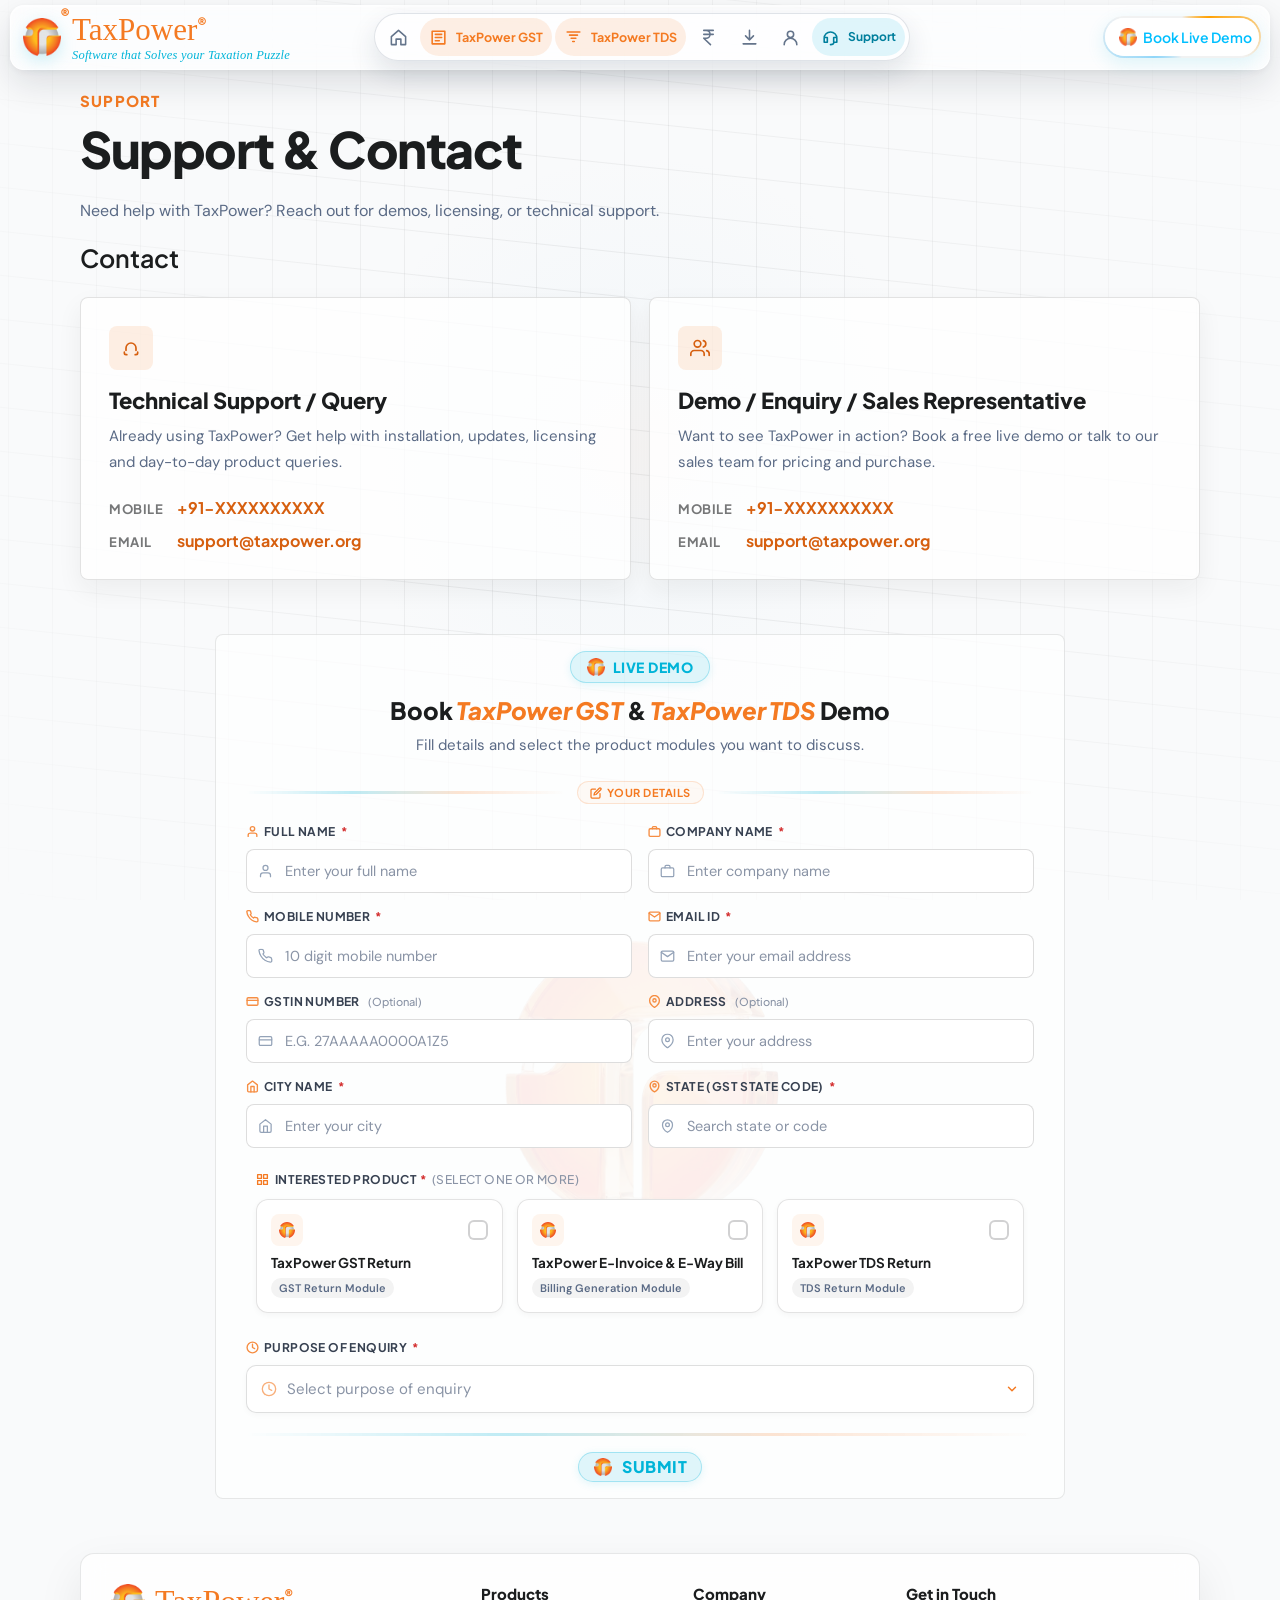
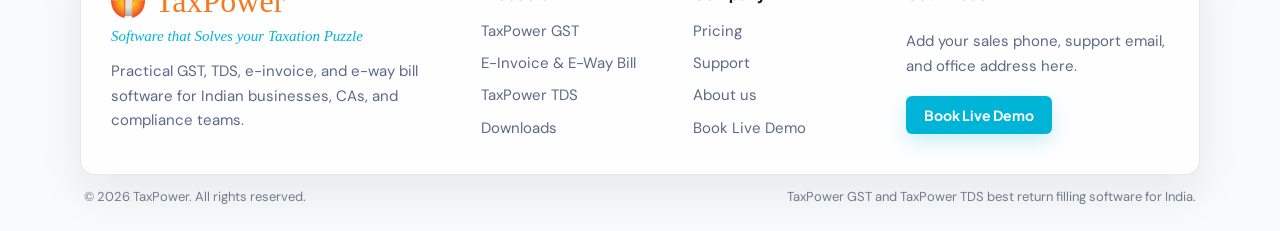
<file: public/support.html>
<!DOCTYPE html>
<html lang="en">

<head>
  <meta charset="UTF-8">
  <meta name="viewport" content="width=device-width, initial-scale=1.0">
  <title>Support - TaxPower</title>
  <meta name="description" content="Support and contact TaxPower for demos, licensing and technical help.">
  <link rel="stylesheet" href="css/stylesheet.css">
  <script src="js/nav-loader.js" defer></script>
  <script src="js/form-backend.js" defer></script>
  <script src="js/script.js" defer></script>
  <script src="js/page-loader.js" defer></script>
</head>

<body>
  <div data-nav-slot></div>
  <main class="page-section" id="support">
    <div class="section-inner">
      <span class="section-kicker">Support</span>
      <h1 class="hero_heading">Support & Contact</h1>
      <p class="section-lead">Need help with TaxPower? Reach out for demos, licensing, or technical support.</p>

      <section class="support-contact">
        <h2>Contact</h2>
        <div class="support-contact-grid">
          <article class="support-contact-card">
            <div class="support-card-icon" aria-hidden="true">
              <svg width="20" height="20" viewBox="0 0 24 24" fill="none" stroke="currentColor" stroke-width="2"
                stroke-linecap="round" stroke-linejoin="round">
                <path d="M6 15v-3a6 6 0 0 1 12 0v3"></path>
                <path d="M4 17v1a2 2 0 0 0 2 2h1"></path>
                <path d="M20 17v1a2 2 0 0 1-2 2h-1"></path>
              </svg>
            </div>
            <h3>Technical Support / Query</h3>
            <p>Already using TaxPower? Get help with installation, updates, licensing and day-to-day product queries.</p>
            <ul class="support-contact-list">
              <li>
                <span class="support-contact-label">Mobile</span>
                <a href="tel:+91XXXXXXXXXX">+91-XXXXXXXXXX</a>
              </li>
              <li>
                <span class="support-contact-label">Email</span>
                <a href="mailto:support@taxpower.org">support@taxpower.org</a>
              </li>
            </ul>
          </article>

          <article class="support-contact-card">
            <div class="support-card-icon" aria-hidden="true">
              <svg width="20" height="20" viewBox="0 0 24 24" fill="none" stroke="currentColor" stroke-width="2"
                stroke-linecap="round" stroke-linejoin="round">
                <path d="M17 21v-2a4 4 0 0 0-4-4H5a4 4 0 0 0-4 4v2"></path>
                <circle cx="9" cy="7" r="4"></circle>
                <path d="M23 21v-2a4 4 0 0 0-3-3.87"></path>
                <path d="M16 3.13a4 4 0 0 1 0 7.75"></path>
              </svg>
            </div>
            <h3>Demo / Enquiry / Sales Representative</h3>
            <p>Want to see TaxPower in action? Book a free live demo or talk to our sales team for pricing and purchase.</p>
            <ul class="support-contact-list">
              <li>
                <span class="support-contact-label">Mobile</span>
                <a href="tel:+91XXXXXXXXXX">+91-XXXXXXXXXX</a>
              </li>
              <li>
                <span class="support-contact-label">Email</span>
                <a href="mailto:support@taxpower.org">support@taxpower.org</a>
              </li>
            </ul>
          </article>
        </div>
      </section>
    </div>

    <!-- Demo enquiry form placed under Support -->
    <div id="demo-enquiry"></div>
    <div class="demo-form-modal embedded" id="demoEnquiryModal" aria-hidden="false">
      <div class="demo-form-dialog" role="dialog" aria-modal="true" aria-labelledby="demoFormTitle">
        <div class="demo-form-heading">
          <div class="demo-heading-kicker-badge">
            <img src="asset/swt_icon/taxpower_icon.png" alt="TaxPower" class="demo-kicker-icon" width="22" height="22">
            <span class="section-kicker demo-kicker-text">Live Demo</span>
          </div>
          <h2 id="demoFormTitle">
            Book
            <span class="heading-highlight">TaxPower GST</span>
            &
            <span class="heading-highlight">TaxPower TDS</span>
            Demo
          </h2>
          <p>Fill details and select the product modules you want to discuss.</p>
        </div>

        <div class="form-start-divider" aria-hidden="true">
          <span class="form-start-divider-line"></span>
          <span class="form-start-divider-label">
            <svg width="12" height="12" viewBox="0 0 24 24" fill="none" stroke="currentColor" stroke-width="2.5"
              stroke-linecap="round" stroke-linejoin="round" aria-hidden="true">
              <path d="M11 4H4a2 2 0 0 0-2 2v14a2 2 0 0 0 2 2h14a2 2 0 0 0 2-2v-7" />
              <path d="M18.5 2.5a2.121 2.121 0 0 1 3 3L12 15l-4 1 1-4 9.5-9.5z" />
            </svg>
            Your Details
          </span>
          <span class="form-start-divider-line"></span>
        </div>

        <form class="demo-enquiry-form" id="demoEnquiryForm">
          <div class="form-grid">
            <label class="form-field">
              <span class="form-label-text">
                <svg class="form-label-icon" width="13" height="13" viewBox="0 0 24 24" fill="none"
                  stroke="currentColor" stroke-width="2.5" stroke-linecap="round" stroke-linejoin="round"
                  aria-hidden="true">
                  <path d="M20 21v-2a4 4 0 0 0-4-4H8a4 4 0 0 0-4 4v2" />
                  <circle cx="12" cy="7" r="4" />
                </svg>
                Full Name <span style="color: #d32f2f;">*</span>
              </span>
              <div class="input-icon-wrapper">
                <span class="input-icon" aria-hidden="true"><svg width="15" height="15" viewBox="0 0 24 24" fill="none"
                    stroke="currentColor" stroke-width="2" stroke-linecap="round" stroke-linejoin="round">
                    <path d="M20 21v-2a4 4 0 0 0-4-4H8a4 4 0 0 0-4 4v2" />
                    <circle cx="12" cy="7" r="4" />
                  </svg></span>
                <input type="text" name="name" id="demoFullName" autocomplete="name" placeholder="Enter your full name" required>
              </div>
            </label>
            <label class="form-field">
              <span class="form-label-text">
                <svg class="form-label-icon" width="13" height="13" viewBox="0 0 24 24" fill="none"
                  stroke="currentColor" stroke-width="2.5" stroke-linecap="round" stroke-linejoin="round"
                  aria-hidden="true">
                  <rect x="2" y="7" width="20" height="14" rx="2" />
                  <path d="M16 7V5a2 2 0 0 0-2-2h-4a2 2 0 0 0-2 2v2" />
                </svg>
                Company Name <span style="color: #d32f2f;">*</span>
              </span>
              <div class="input-icon-wrapper">
                <span class="input-icon" aria-hidden="true"><svg width="15" height="15" viewBox="0 0 24 24" fill="none"
                    stroke="currentColor" stroke-width="2" stroke-linecap="round" stroke-linejoin="round">
                    <rect x="2" y="7" width="20" height="14" rx="2" />
                    <path d="M16 7V5a2 2 0 0 0-2-2h-4a2 2 0 0 0-2 2v2" />
                  </svg></span>
                <input type="text" name="company" autocomplete="organization" placeholder="Enter company name" required>
              </div>
            </label>
            <label class="form-field">
              <span class="form-label-text">
                <svg class="form-label-icon" width="13" height="13" viewBox="0 0 24 24" fill="none"
                  stroke="currentColor" stroke-width="2.5" stroke-linecap="round" stroke-linejoin="round"
                  aria-hidden="true">
                  <path
                    d="M22 16.92v3a2 2 0 0 1-2.18 2 19.79 19.79 0 0 1-8.63-3.07A19.5 19.5 0 0 1 4.69 12 19.79 19.79 0 0 1 1.61 3.4 2 2 0 0 1 3.6 1.22h3a2 2 0 0 1 2 1.72c.127.96.361 1.903.7 2.81a2 2 0 0 1-.45 2.11L7.91 8.82a16 16 0 0 0 6 6l.91-.91a2 2 0 0 1 2.11-.45c.907.339 1.85.573 2.81.7a2 2 0 0 1 1.72 2.03z" />
                </svg>
                Mobile Number <span style="color: #d32f2f;">*</span>
              </span>
              <div class="input-icon-wrapper">
                <span class="input-icon" aria-hidden="true"><svg width="15" height="15" viewBox="0 0 24 24" fill="none"
                    stroke="currentColor" stroke-width="2" stroke-linecap="round" stroke-linejoin="round">
                    <path
                      d="M22 16.92v3a2 2 0 0 1-2.18 2 19.79 19.79 0 0 1-8.63-3.07A19.5 19.5 0 0 1 4.69 12 19.79 19.79 0 0 1 1.61 3.4 2 2 0 0 1 3.6 1.22h3a2 2 0 0 1 2 1.72c.127.96.361 1.903.7 2.81a2 2 0 0 1-.45 2.11L7.91 8.82a16 16 0 0 0 6 6l.91-.91a2 2 0 0 1 2.11-.45c.907.339 1.85.573 2.81.7a2 2 0 0 1 1.72 2.03z" />
                  </svg></span>
                <input type="tel" name="mobile" inputmode="numeric" autocomplete="tel" pattern="[0-9]{10}"
                  placeholder="10 digit mobile number" oninput="this.value = this.value.replace(/[^0-9]/g, '')"
                  maxlength="10" required>
              </div>
            </label>
            <label class="form-field">
              <span class="form-label-text">
                <svg class="form-label-icon" width="13" height="13" viewBox="0 0 24 24" fill="none"
                  stroke="currentColor" stroke-width="2.5" stroke-linecap="round" stroke-linejoin="round"
                  aria-hidden="true">
                  <path d="M4 4h16c1.1 0 2 .9 2 2v12c0 1.1-.9 2-2 2H4c-1.1 0-2-.9-2-2V6c0-1.1.9-2 2-2z" />
                  <polyline points="22,6 12,13 2,6" />
                </svg>
                Email ID <span style="color: #d32f2f;">*</span>
              </span>
              <div class="input-icon-wrapper">
                <span class="input-icon" aria-hidden="true"><svg width="15" height="15" viewBox="0 0 24 24" fill="none"
                    stroke="currentColor" stroke-width="2" stroke-linecap="round" stroke-linejoin="round">
                    <path d="M4 4h16c1.1 0 2 .9 2 2v12c0 1.1-.9 2-2 2H4c-1.1 0-2-.9-2-2V6c0-1.1.9-2 2-2z" />
                    <polyline points="22,6 12,13 2,6" />
                  </svg></span>
                <input type="email" name="email" autocomplete="email" placeholder="Enter your email address" required>
              </div>
            </label>
            <label class="form-field">
              <span class="form-label-text">
                <svg class="form-label-icon" width="13" height="13" viewBox="0 0 24 24" fill="none"
                  stroke="currentColor" stroke-width="2.5" stroke-linecap="round" stroke-linejoin="round"
                  aria-hidden="true">
                  <rect x="2" y="5" width="20" height="14" rx="2" />
                  <line x1="2" y1="10" x2="22" y2="10" />
                </svg>
                GSTIN Number <span class="field-optional">(Optional)</span>
              </span>
              <div class="input-icon-wrapper">
                <span class="input-icon" aria-hidden="true"><svg width="15" height="15" viewBox="0 0 24 24" fill="none"
                    stroke="currentColor" stroke-width="2" stroke-linecap="round" stroke-linejoin="round">
                    <rect x="2" y="5" width="20" height="14" rx="2" />
                    <line x1="2" y1="10" x2="22" y2="10" />
                  </svg></span>
                <input type="text" name="gstin" autocomplete="off" placeholder="e.g. 27AAAAA0000A1Z5" maxlength="15"
                  style="text-transform: uppercase;">
              </div>
            </label>
            <label class="form-field">
              <span class="form-label-text">
                <svg class="form-label-icon" width="13" height="13" viewBox="0 0 24 24" fill="none"
                  stroke="currentColor" stroke-width="2.5" stroke-linecap="round" stroke-linejoin="round"
                  aria-hidden="true">
                  <path d="M21 10c0 7-9 13-9 13s-9-6-9-13a9 9 0 0 1 18 0z"></path>
                  <circle cx="12" cy="10" r="3"></circle>
                </svg>
                Address <span class="field-optional">(Optional)</span>
              </span>
              <div class="input-icon-wrapper">
                <span class="input-icon" aria-hidden="true"><svg width="15" height="15" viewBox="0 0 24 24" fill="none"
                    stroke="currentColor" stroke-width="2" stroke-linecap="round" stroke-linejoin="round">
                    <path d="M21 10c0 7-9 13-9 13s-9-6-9-13a9 9 0 0 1 18 0z"></path>
                    <circle cx="12" cy="10" r="3"></circle>
                  </svg></span>
                <input type="text" name="address" autocomplete="street-address" placeholder="Enter your address">
              </div>
            </label>
            <label class="form-field">
              <span class="form-label-text">
                <svg class="form-label-icon" width="13" height="13" viewBox="0 0 24 24" fill="none"
                  stroke="currentColor" stroke-width="2.5" stroke-linecap="round" stroke-linejoin="round"
                  aria-hidden="true">
                  <path d="M3 9l9-7 9 7v11a2 2 0 0 1-2 2H5a2 2 0 0 1-2-2z" />
                  <polyline points="9 22 9 12 15 12 15 22" />
                </svg>
                City Name <span style="color: #d32f2f;">*</span>
              </span>
              <div class="input-icon-wrapper">
                <span class="input-icon" aria-hidden="true"><svg width="15" height="15" viewBox="0 0 24 24" fill="none"
                    stroke="currentColor" stroke-width="2" stroke-linecap="round" stroke-linejoin="round">
                    <path d="M3 9l9-7 9 7v11a2 2 0 0 1-2 2H5a2 2 0 0 1-2-2z" />
                    <polyline points="9 22 9 12 15 12 15 22" />
                  </svg></span>
                <input type="text" name="city" autocomplete="address-level2" placeholder="Enter your city" required>
              </div>
            </label>
            <div class="form-field gst-state-field">
              <span class="form-label-text">
                <svg class="form-label-icon" width="13" height="13" viewBox="0 0 24 24" fill="none"
                  stroke="currentColor" stroke-width="2.5" stroke-linecap="round" stroke-linejoin="round"
                  aria-hidden="true">
                  <path d="M12 22s-8-4.5-8-11.8A8 8 0 0 1 12 2a8 8 0 0 1 8 8.2c0 7.3-8 11.8-8 11.8z" />
                  <circle cx="12" cy="10" r="3" />
                </svg>
                State (GST State Code) <span style="color: #d32f2f;">*</span>
              </span>
              <div class="gst-state-combobox input-icon-wrapper" data-gst-state-combobox>
                <span class="input-icon" aria-hidden="true"><svg width="15" height="15" viewBox="0 0 24 24" fill="none"
                    stroke="currentColor" stroke-width="2" stroke-linecap="round" stroke-linejoin="round">
                    <path d="M12 22s-8-4.5-8-11.8A8 8 0 0 1 12 2a8 8 0 0 1 8 8.2c0 7.3-8 11.8-8 11.8z" />
                    <circle cx="12" cy="10" r="3" />
                  </svg></span>
                <input type="text" name="state" placeholder="Search state or code" autocomplete="off" role="combobox"
                  aria-autocomplete="list" aria-expanded="false" aria-controls="gstStateDropdown" required>
                <div class="gst-state-dropdown" id="gstStateDropdown" role="listbox" aria-label="GST state codes"></div>
              </div>
            </div>
          </div>

          <datalist id="gstStateCodes">
            <option value="01 - Jammu & Kashmir">
            <option value="02 - Himachal Pradesh">
            <option value="03 - Punjab">
            <option value="04 - Chandigarh">
            <option value="05 - Uttarakhand">
            <option value="06 - Haryana">
            <option value="07 - Delhi">
            <option value="08 - Rajasthan">
            <option value="09 - Uttar Pradesh">
            <option value="10 - Bihar">
            <option value="11 - Sikkim">
            <option value="12 - Arunachal Pradesh">
            <option value="13 - Nagaland">
            <option value="14 - Manipur">
            <option value="15 - Mizoram">
            <option value="16 - Tripura">
            <option value="17 - Meghalaya">
            <option value="18 - Assam">
            <option value="19 - West Bengal">
            <option value="20 - Jharkhand">
            <option value="21 - Odisha">
            <option value="22 - Chhattisgarh">
            <option value="23 - Madhya Pradesh">
            <option value="24 - Gujarat">
            <option value="26 - Dadra & Nagar Haveli and Daman & Diu">
            <option value="27 - Maharashtra">
            <option value="29 - Karnataka">
            <option value="30 - Goa">
            <option value="31 - Lakshadweep">
            <option value="32 - Kerala">
            <option value="33 - Tamil Nadu">
            <option value="34 - Puducherry">
            <option value="35 - Andaman & Nicobar Islands">
            <option value="36 - Telangana">
            <option value="37 - Andhra Pradesh">
            <option value="38 - Ladakh">
            <option value="97 - Other Territory">
            <option value="99 - Other Country">
          </datalist>

          <fieldset class="checkbox-group" id="productFieldset">
            <legend class="checkbox-group-title">
              <svg width="13" height="13" viewBox="0 0 24 24" fill="none" stroke="currentColor" stroke-width="2.5"
                stroke-linecap="round" stroke-linejoin="round" aria-hidden="true" style="color:#f47a22;flex-shrink:0;">
                <rect x="3" y="3" width="7" height="7" />
                <rect x="14" y="3" width="7" height="7" />
                <rect x="14" y="14" width="7" height="7" />
                <rect x="3" y="14" width="7" height="7" />
              </svg>
              <span>Interested Product <span style="color: #d32f2f;">*</span></span>
              <span class="checkbox-group-subtitle">(Select one or more)</span>
            </legend>

            <label class="product-card-option">
              <input type="checkbox" name="product" value="TaxPower GST Return">
              <div class="product-card-inner">
                <div class="product-card-header">
                  <span class="product-card-icon" aria-hidden="true">
                    <img src="asset/swt_icon/demo_icon.png" alt="" class="product-card-img" width="16" height="16">
                  </span>
                  <span class="custom-checkmark" aria-hidden="true">
                    <svg width="12" height="10" viewBox="0 0 12 10" fill="none" stroke="currentColor" stroke-width="2.5"
                      stroke-linecap="round" stroke-linejoin="round">
                      <polyline points="1.5 5 4.5 8 10.5 1.5"></polyline>
                    </svg>
                  </span>
                </div>
                <span class="product-card-title">TaxPower GST Return</span>
                <span class="product-card-badge">GST Return Module</span>
              </div>
            </label>

            <label class="product-card-option">
              <input type="checkbox" name="product" value="TaxPower E-Invoice &amp; E-Way Bill">
              <div class="product-card-inner">
                <div class="product-card-header">
                  <span class="product-card-icon" aria-hidden="true">
                    <img src="asset/swt_icon/demo_icon.png" alt="" class="product-card-img" width="16" height="16">
                  </span>
                  <span class="custom-checkmark" aria-hidden="true">
                    <svg width="12" height="10" viewBox="0 0 12 10" fill="none" stroke="currentColor" stroke-width="2.5"
                      stroke-linecap="round" stroke-linejoin="round">
                      <polyline points="1.5 5 4.5 8 10.5 1.5"></polyline>
                    </svg>
                  </span>
                </div>
                <span class="product-card-title">TaxPower E-Invoice &amp; E-Way Bill</span>
                <span class="product-card-badge">Billing Generation Module</span>
              </div>
            </label>

            <label class="product-card-option">
              <input type="checkbox" name="product" value="TaxPower TDS Return">
              <div class="product-card-inner">
                <div class="product-card-header">
                  <span class="product-card-icon" aria-hidden="true">
                    <img src="asset/swt_icon/demo_icon.png" alt="" class="product-card-img" width="16" height="16">
                  </span>
                  <span class="custom-checkmark" aria-hidden="true">
                    <svg width="12" height="10" viewBox="0 0 12 10" fill="none" stroke="currentColor" stroke-width="2.5"
                      stroke-linecap="round" stroke-linejoin="round">
                      <polyline points="1.5 5 4.5 8 10.5 1.5"></polyline>
                    </svg>
                  </span>
                </div>
                <span class="product-card-title">TaxPower TDS Return</span>
                <span class="product-card-badge">TDS Return Module </span>
              </div>
            </label>
          </fieldset>

          <div class="form-field">
            <span class="form-label-text" id="purposeLabel">
              <svg class="form-label-icon" width="13" height="13" viewBox="0 0 24 24" fill="none" stroke="currentColor"
                stroke-width="2.5" stroke-linecap="round" stroke-linejoin="round" aria-hidden="true">
                <circle cx="12" cy="12" r="10" />
                <polyline points="12 6 12 12 16 14" />
              </svg>
              Purpose of Enquiry <span style="color: #d32f2f;">*</span>
            </span>
            <select name="purpose" id="purposeSelectHidden" aria-hidden="true" tabindex="-1"
              style="position:absolute;opacity:0;width:0;height:0;pointer-events:none;">
              <option value="" disabled selected></option>
              <option value="Free Trial / Demo">Free Trial / Demo</option>
              <option value="Want to Purchase">Want to Purchase</option>
              <option value="Pricing or Quotation">Pricing or Quotation</option>
              <option value="Renewal of License">Renewal of License</option>
              <option value="Technical Support">Technical Support</option>
              <option value="Other">Other</option>
            </select>
            <div class="purpose-dropdown" id="purposeDropdown" data-purpose-dropdown>
              <button type="button" class="purpose-dropdown-trigger" id="purposeTrigger" aria-haspopup="listbox"
                aria-expanded="false" aria-labelledby="purposeLabel purposeTrigger" aria-controls="purposeOptionsList">
                <span class="purpose-trigger-icon" aria-hidden="true">
                  <svg width="16" height="16" viewBox="0 0 24 24" fill="none" stroke="currentColor" stroke-width="2"
                    stroke-linecap="round" stroke-linejoin="round">
                    <circle cx="12" cy="12" r="10"></circle>
                    <polyline points="12 6 12 12 16 14"></polyline>
                  </svg>
                </span>
                <span class="purpose-trigger-text" id="purposeTriggerText">Select purpose of enquiry</span>
                <span class="purpose-chevron" aria-hidden="true">
                  <svg width="14" height="14" viewBox="0 0 24 24" fill="none" stroke="currentColor" stroke-width="2.5"
                    stroke-linecap="round" stroke-linejoin="round">
                    <polyline points="6 9 12 15 18 9"></polyline>
                  </svg>
                </span>
              </button>
              <ul class="purpose-options-list" id="purposeOptionsList" role="listbox" aria-labelledby="purposeLabel"
                aria-label="Purpose of Enquiry options">
                <li class="purpose-option" role="option" aria-selected="false" data-value="Free Trial / Demo">
                  <span class="purpose-option-icon" aria-hidden="true">
                    <svg width="15" height="15" viewBox="0 0 24 24" fill="none" stroke="currentColor" stroke-width="2"
                      stroke-linecap="round" stroke-linejoin="round">
                      <polygon points="5 3 19 12 5 21 5 3"></polygon>
                    </svg>
                  </span>
                  <span class="purpose-option-label">Free Trial / Demo</span>
                  <span class="purpose-option-check" aria-hidden="true">
                    <svg width="13" height="13" viewBox="0 0 24 24" fill="none" stroke="currentColor" stroke-width="2.5"
                      stroke-linecap="round" stroke-linejoin="round">
                      <polyline points="20 6 9 17 4 12"></polyline>
                    </svg>
                  </span>
                </li>
                <li class="purpose-option" role="option" aria-selected="false" data-value="Want to Purchase">
                  <span class="purpose-option-icon" aria-hidden="true">
                    <svg width="15" height="15" viewBox="0 0 24 24" fill="none" stroke="currentColor" stroke-width="2"
                      stroke-linecap="round" stroke-linejoin="round">
                      <path d="M6 6h15l-1.5 9h-12z"></path>
                      <circle cx="9" cy="20" r="1"></circle>
                      <circle cx="18" cy="20" r="1"></circle>
                    </svg>
                  </span>
                  <span class="purpose-option-label">Want to Purchase</span>
                  <span class="purpose-option-check" aria-hidden="true">
                    <svg width="13" height="13" viewBox="0 0 24 24" fill="none" stroke="currentColor" stroke-width="2.5"
                      stroke-linecap="round" stroke-linejoin="round">
                      <polyline points="20 6 9 17 4 12"></polyline>
                    </svg>
                  </span>
                </li>
                <li class="purpose-option" role="option" aria-selected="false" data-value="Pricing or Quotation">
                  <span class="purpose-option-icon" aria-hidden="true">
                    <svg width="15" height="15" viewBox="0 0 24 24" fill="none" stroke="currentColor" stroke-width="2"
                      stroke-linecap="round" stroke-linejoin="round">
                      <rect x="4" y="7" width="16" height="10" rx="2"></rect>
                      <path d="M4 11h16"></path>
                    </svg>
                  </span>
                  <span class="purpose-option-label">Pricing or Quotation</span>
                  <span class="purpose-option-check" aria-hidden="true">
                    <svg width="13" height="13" viewBox="0 0 24 24" fill="none" stroke="currentColor" stroke-width="2.5"
                      stroke-linecap="round" stroke-linejoin="round">
                      <polyline points="20 6 9 17 4 12"></polyline>
                    </svg>
                  </span>
                </li>
                <li class="purpose-option" role="option" aria-selected="false" data-value="Renewal of License">
                  <span class="purpose-option-icon" aria-hidden="true">
                    <svg width="15" height="15" viewBox="0 0 24 24" fill="none" stroke="currentColor" stroke-width="2"
                      stroke-linecap="round" stroke-linejoin="round">
                      <path d="M17 1l4 4-4 4"></path>
                      <path d="M7 23l-4-4 4-4"></path>
                      <path d="M20 7a9 9 0 1 0-3 12"></path>
                    </svg>
                  </span>
                  <span class="purpose-option-label">Renewal of License</span>
                  <span class="purpose-option-check" aria-hidden="true">
                    <svg width="13" height="13" viewBox="0 0 24 24" fill="none" stroke="currentColor" stroke-width="2.5"
                      stroke-linecap="round" stroke-linejoin="round">
                      <polyline points="20 6 9 17 4 12"></polyline>
                    </svg>
                  </span>
                </li>
                <li class="purpose-option" role="option" aria-selected="false" data-value="Technical Support">
                  <span class="purpose-option-icon" aria-hidden="true">
                    <svg width="15" height="15" viewBox="0 0 24 24" fill="none" stroke="currentColor" stroke-width="2"
                      stroke-linecap="round" stroke-linejoin="round">
                      <path d="M6 15v-3a6 6 0 0 1 12 0v3"></path>
                      <path d="M4 17v1a2 2 0 0 0 2 2h1"></path>
                      <path d="M20 17v1a2 2 0 0 1-2 2h-1"></path>
                    </svg>
                  </span>
                  <span class="purpose-option-label">Technical Support</span>
                  <span class="purpose-option-check" aria-hidden="true">
                    <svg width="13" height="13" viewBox="0 0 24 24" fill="none" stroke="currentColor" stroke-width="2.5"
                      stroke-linecap="round" stroke-linejoin="round">
                      <polyline points="20 6 9 17 4 12"></polyline>
                    </svg>
                  </span>
                </li>
                <li class="purpose-option" role="option" aria-selected="false" data-value="Other">
                  <span class="purpose-option-icon" aria-hidden="true">
                    <svg width="15" height="15" viewBox="0 0 24 24" fill="none" stroke="currentColor" stroke-width="2"
                      stroke-linecap="round" stroke-linejoin="round">
                      <circle cx="8" cy="12" r="1.5"></circle>
                      <circle cx="12" cy="12" r="1.5"></circle>
                      <circle cx="16" cy="12" r="1.5"></circle>
                    </svg>
                  </span>
                  <span class="purpose-option-label">Other</span>
                  <span class="purpose-option-check" aria-hidden="true">
                    <svg width="13" height="13" viewBox="0 0 24 24" fill="none" stroke="currentColor" stroke-width="2.5"
                      stroke-linecap="round" stroke-linejoin="round">
                      <polyline points="20 6 9 17 4 12"></polyline>
                    </svg>
                  </span>
                </li>
              </ul>
            </div>
          </div>

          <div class="form-actions">
            <button type="submit" class="demo-submit-kicker-badge">
              <img src="asset/swt_icon/taxpower_icon.png" alt="TaxPower" class="demo-kicker-icon">
              <span class="section-kicker submit-btn-text">Submit</span>
            </button>
          </div>
          <p class="form-status" id="demoFormStatus" aria-live="polite"></p>
        </form>
      </div>
  </main>
  <div data-footer-slot></div>
</body>

</html>
</file>
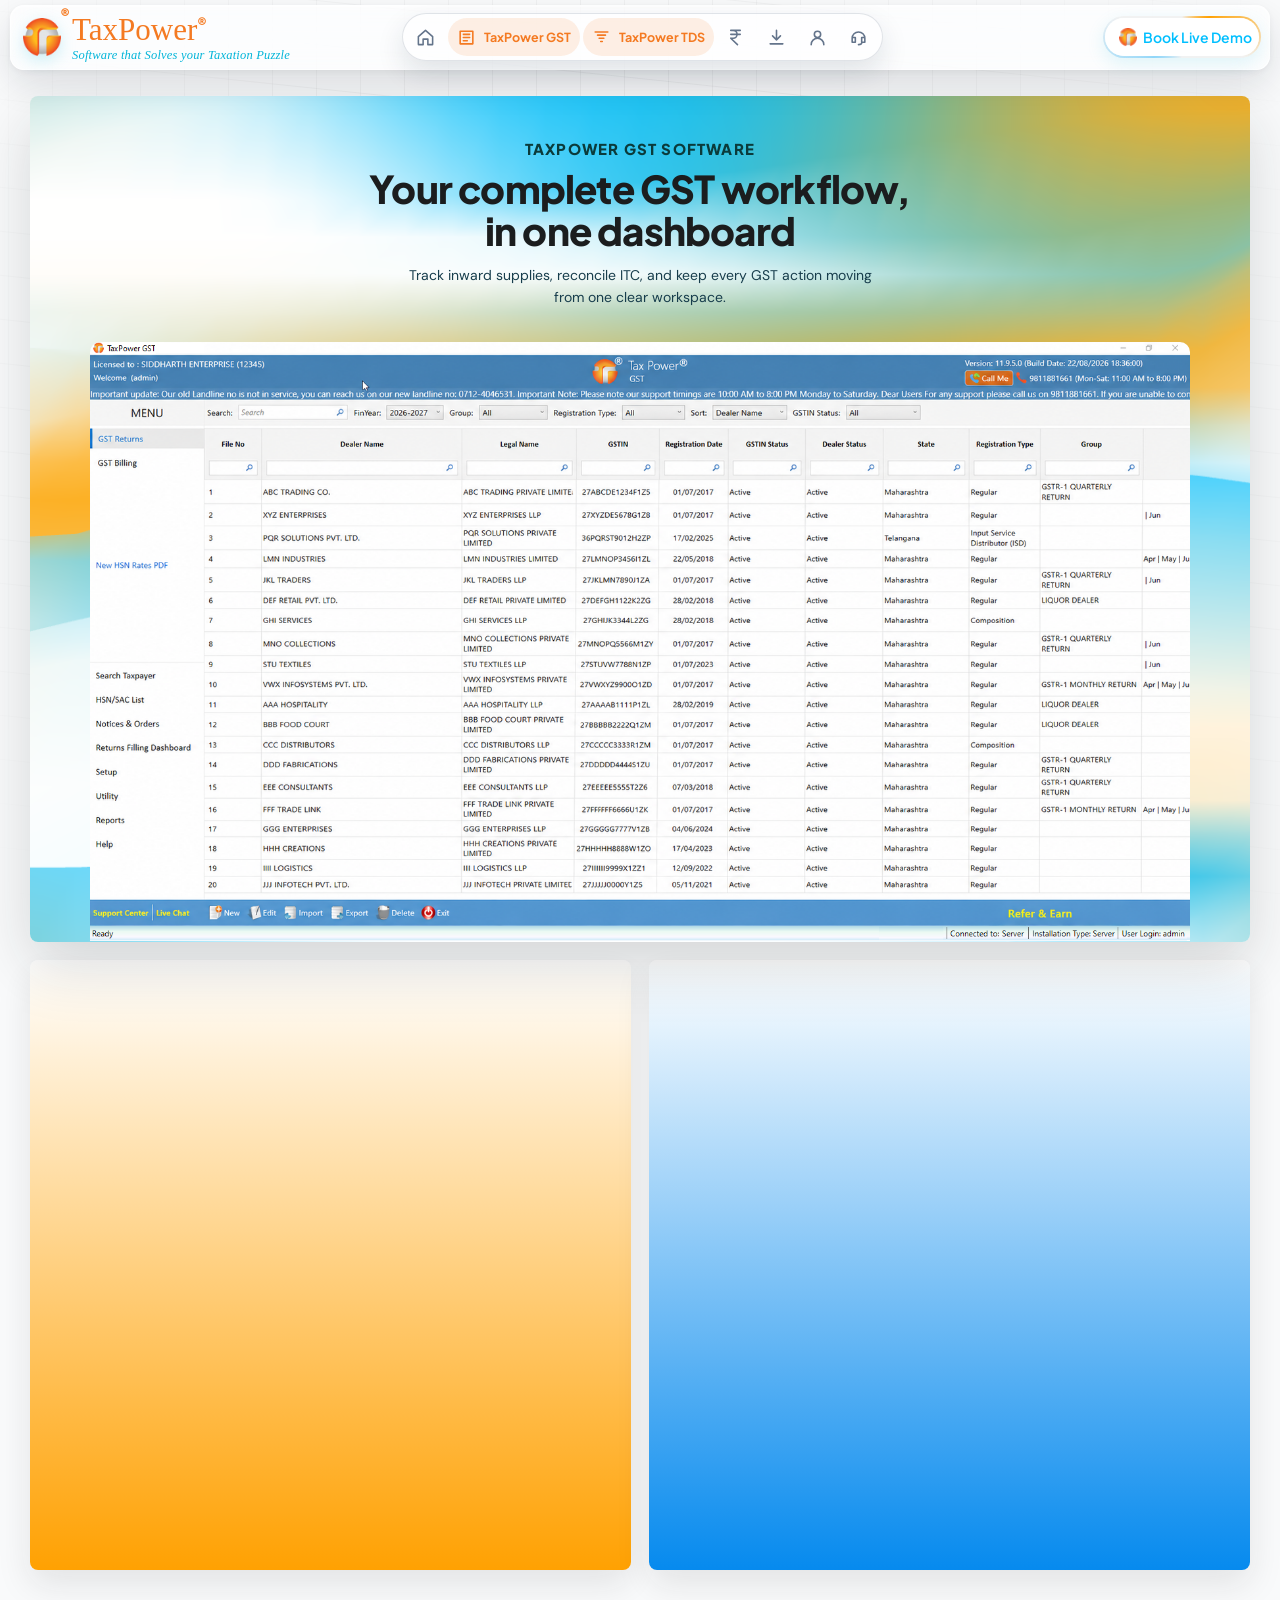
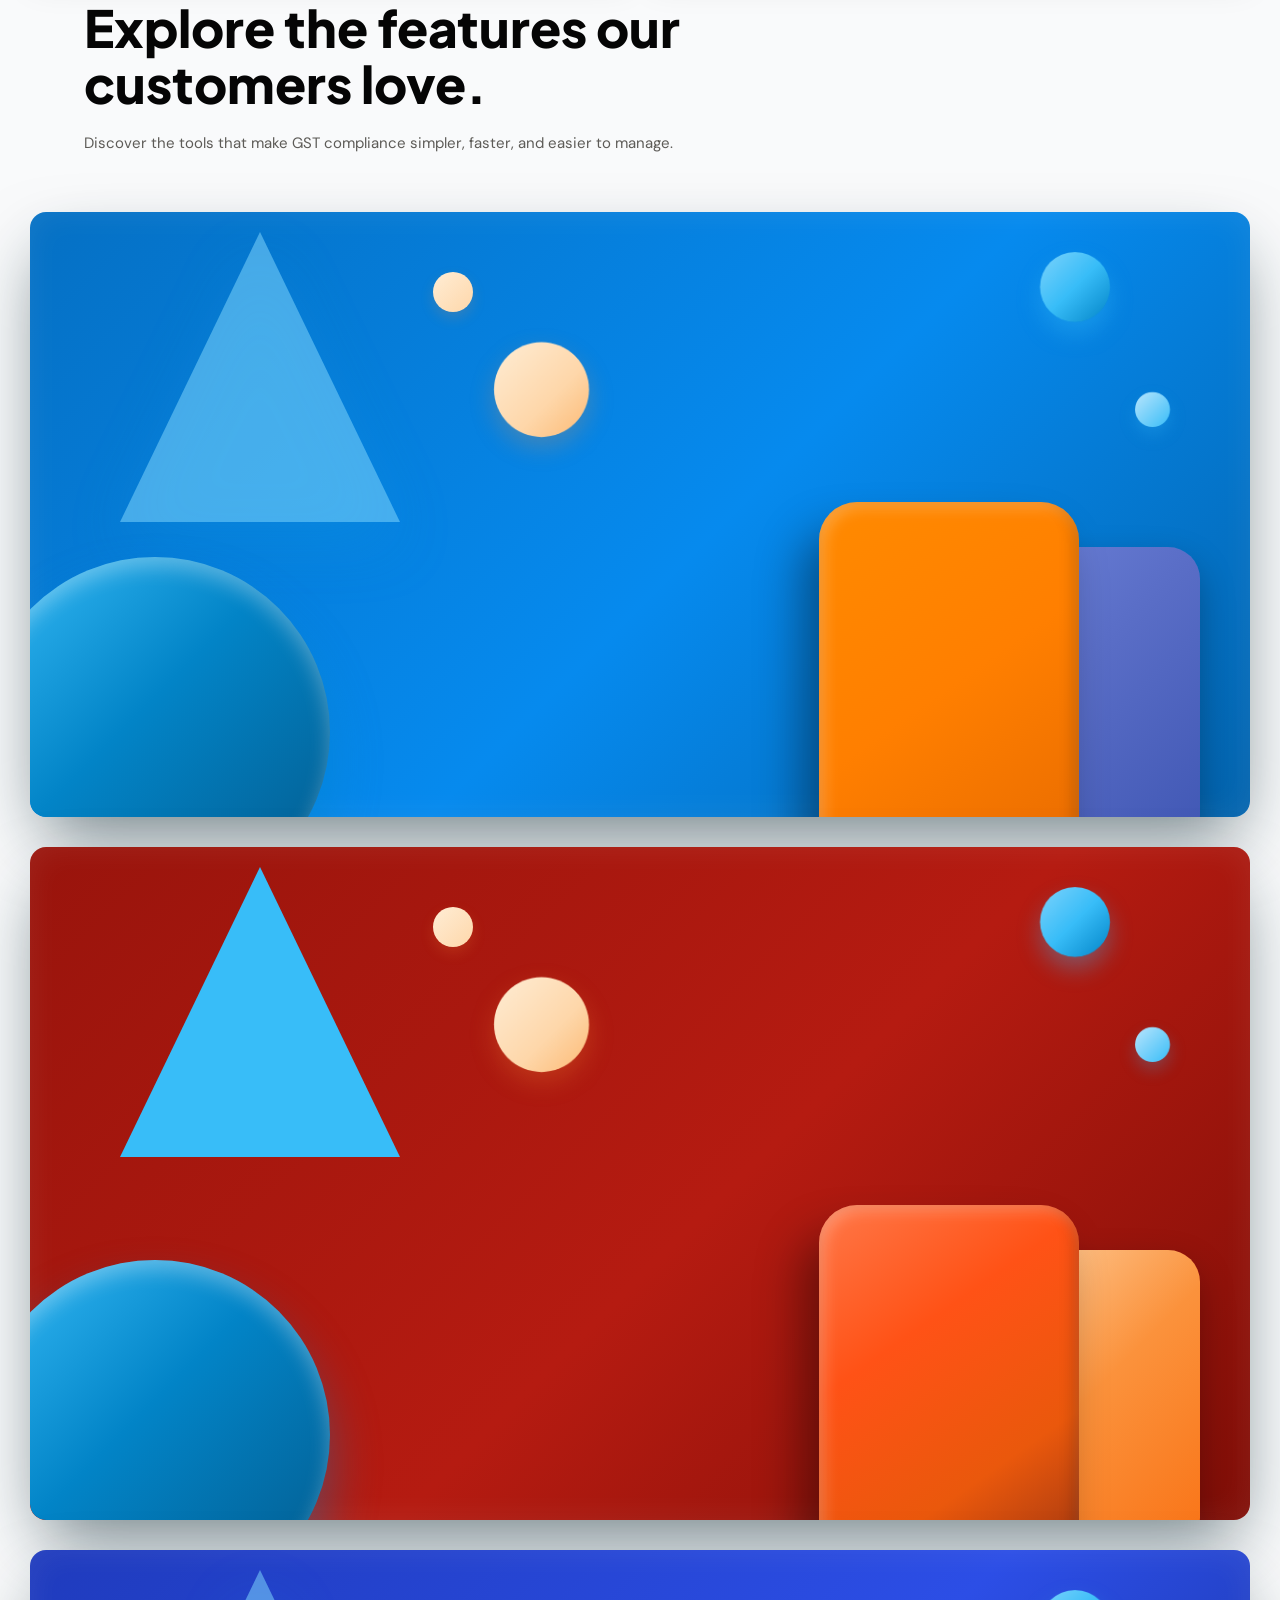
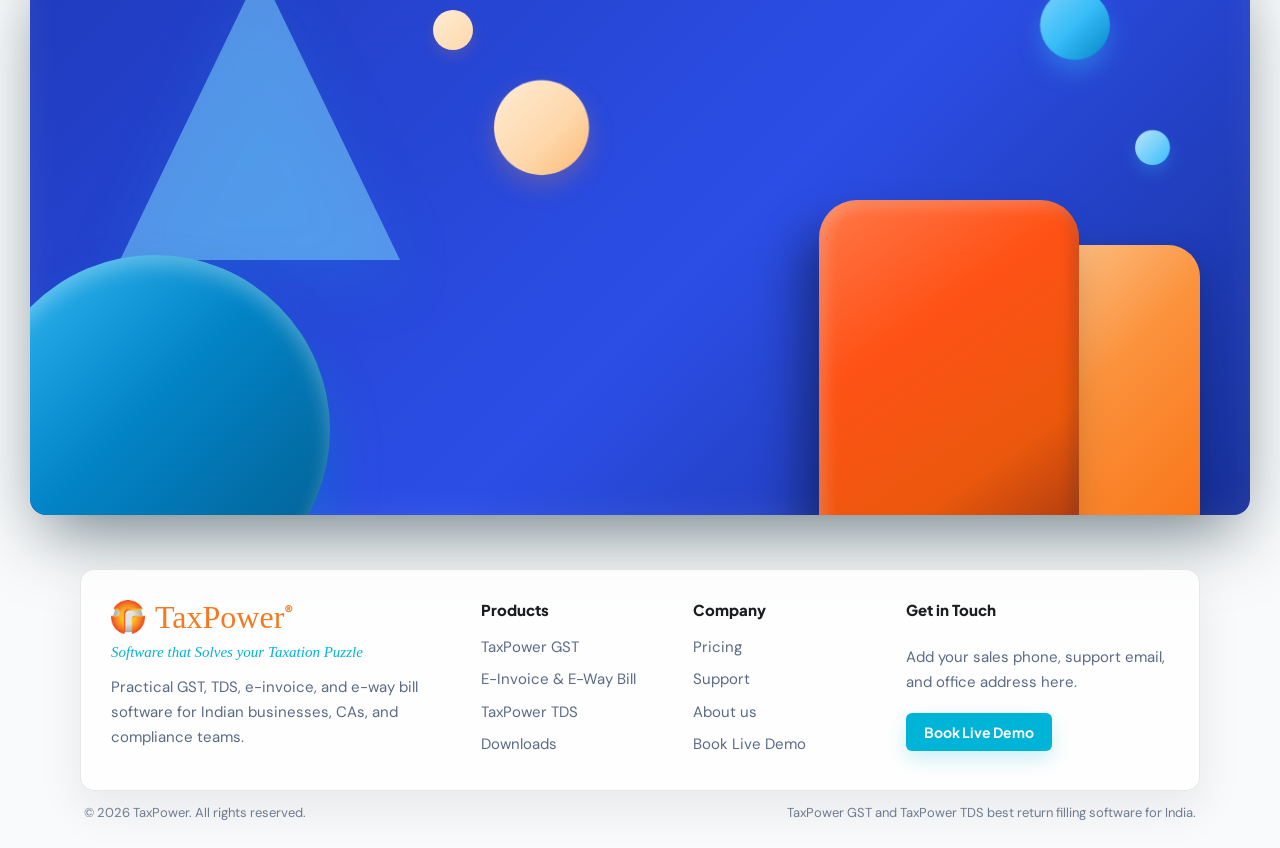
<file: public/taxpowergst.html>
<!DOCTYPE html>
<html lang="en">

<head>
  <meta charset="UTF-8">
  <meta name="viewport" content="width=device-width, initial-scale=1.0">
  <title>TaxPower GST - GST Return, E-Invoice and E-Way Bill Software</title>
  <meta name="description"
    content="TaxPower GST software for GST return preparation, ITC reconciliation, e-invoicing, and e-way bill workflows.">
  <meta name="keywords"
    content="TaxPower GST, TaxPower TDS, GST software, TDS software, tax compliance, e-invoicing, GST return filing, TDS return filing">
  <link rel="stylesheet" href="css/stylesheet.css">
  <link rel="stylesheet" href="css/taxpowergst.css">
  <script src="js/nav-loader.js" defer></script>
  <script src="js/script.js" defer></script>
  <script src="js/taxpowergst.js" defer></script>
  <script src="js/page-loader.js" defer></script>
</head>

<body>
  <div data-nav-slot></div>
  <main class="page-section gst-dashboard-page" id="taxpowergst">
    <div class="section-inner">
      <section class="gst-dashboard-hero" aria-labelledby="gst-dashboard-title" id="dashboard_bg">
        <div class="gst-dashboard-heading">
          <h1 class="section-kicker">TaxPower GST Software</h1>
          <h2 id="gst-dashboard-title">Your complete GST workflow,<br>in one dashboard</h2>
          <p>Track inward supplies, reconcile ITC, and keep every GST action moving from one clear workspace.</p>
        </div>

        <div class="gst-browser-frame">
          <div class="gst-dashboard-image-wrap">
            <img loading="lazy" src="asset/gst_ss/taxpowergst_client_dashboard.png"
              alt="TaxPower GST Invoice Management System dashboard showing inward supplies">
          </div>
        </div>
      </section>

      <section class="gst-dashboard-features" aria-label="GST dashboard features">
        <article class="gst-feature-card gst-feature-card-orange" id="gst-einvoice">
          <div class="gst-feature-copy">
            <h2>TaxPower GST <br> GSTR-1 & E-Invoice Reconciliation</h2>
            <p>Instantly compare GSTR-1 return data with generated E-Invoices quickly spot missing invoices, tax
              differences, and mismatches.
            </p>
          </div>
          <div class="gst-feature-browser">
            <img loading="lazy" src="asset/gst_ss/taxpowergst_e-invoice_reco.png" alt="TaxPower GST dashboard preview">
          </div>
        </article>

        <article class="gst-feature-card gst-feature-card-light">
          <div class="gst-feature-copy">
            <h2>TaxPower GST<br>GSTR2 & 2B ITC Reconciliation</h2>
            <p>Effortlessly reconcile GSTR-2 purchase book data with auto-drafted GSTR-2B to maximize ITC claim and
              avoid compliance loss.</p>
          </div>
          <div class="gst-feature-browser">
            <img loading="lazy" src="asset/gst_ss/taxpowergst_itc_reco.png" alt="TaxPower GST dashboard preview">
          </div>
        </article>
      </section>

      <section class="gst-feature-stack" aria-labelledby="gst-more-features-title">
        <div class="gst-feature-stack-heading">
          <h2 id="gst-more-features-title">Explore the features our<br>customers love.</h2>
          <p>Discover the tools that make GST compliance simpler, faster, and easier to manage.</p>
        </div>

        <article class="gst-feature-row" id="gst-return">
          <div class="gst-motion-frame" aria-hidden="true">
            <div class="gst-motion-glow-sky-top"></div>
            <div class="gst-motion-glow-orange-bottom"></div>
            <div class="gst-motion-orb-1"></div>
            <div class="gst-motion-orb-2"></div>
            <div class="gst-motion-triangle"></div>
            <div class="gst-motion-circle-main"></div>
            <div class="gst-motion-small-circle-1"></div>
            <div class="gst-motion-small-circle-2"></div>
            <div class="gst-motion-rect-mid"></div>
            <div class="gst-motion-card-hero"></div>
          </div>
          <div class="gst-feature-row-media">
            <img loading="lazy" src="asset/gst_ss/taxpowergst_return_dashboard.png" alt="GST software feature preview">
          </div>
          <div class="gst-feature-row-copy gst-feature-copy">
            <h2>TaxPower GST <br> Returns Dashboard</h2>
            <p>A smart, all-in-one dashboard to manage, track, and file all your GST Returns effortlessly.</p>
            <ul>
              <li>Access all GST Return forms in a single view.</li>
              <li>Direct GST Portal Integration.</li>
              <li>Most Online GST Services in One Place.</li>
              <li>Upload all Major GST Returns Directly from Software.</li>
              <li>One-Click Auto Download GSTR-1, 2A, 2B & Other Returns Data.</li>
            </ul>
          </div>
        </article>

        <article class="gst-feature-row">
          <div class="gst-motion-frame" aria-hidden="true">
            <div class="gst-motion-glow-sky-top"></div>
            <div class="gst-motion-glow-orange-bottom"></div>
            <div class="gst-motion-orb-1"></div>
            <div class="gst-motion-orb-2"></div>
            <div class="gst-motion-triangle"></div>
            <div class="gst-motion-circle-main"></div>
            <div class="gst-motion-small-circle-1"></div>
            <div class="gst-motion-small-circle-2"></div>
            <div class="gst-motion-rect-mid"></div>
            <div class="gst-motion-card-hero"></div>
          </div>
          <div class="gst-feature-row-media">
            <img loading="lazy" src="asset/gst_ss/taxpowergst_reports_dashboard.png" alt="GST software feature preview">
          </div>
          <div class="gst-feature-row-copy gst-feature-copy">
            <h2>TaxPower GST <br> Reports Dashboard</h2>
            <p>TaxPower GST report engine simplify GST audit, reconciliation, and compliance analysis effortlessly.</p>
            <ul>
              <li>GSTR Form-wise instant Preview & Audit ready Excel exports.</li>
              <li>Compare GSTR-3B with GSTR-1 in one preview easily.</li>
              <li>Generate detailed section-wise, party-wise, and rate-wise summaries.</li>
              <li>Period wise Annual, monthly and quarterly summaries.</li>
              <li>TDS TCS / 2X, ITC Reconciliation & Liability Reports.</li>
            </ul>
          </div>
        </article>

        <article class="gst-feature-row">
          <div class="gst-motion-frame" aria-hidden="true">
            <div class="gst-motion-glow-sky-top"></div>
            <div class="gst-motion-glow-orange-bottom"></div>
            <div class="gst-motion-orb-1"></div>
            <div class="gst-motion-orb-2"></div>
            <div class="gst-motion-triangle"></div>
            <div class="gst-motion-circle-main"></div>
            <div class="gst-motion-small-circle-1"></div>
            <div class="gst-motion-small-circle-2"></div>
            <div class="gst-motion-rect-mid"></div>
            <div class="gst-motion-card-hero"></div>
          </div>
          <div class="gst-feature-row-media">
            <img loading="lazy" src="asset/gst_ss/taxpowergst_return_filling_dashboard.png" alt="GST software feature preview">
          </div>
          <div class="gst-feature-row-copy gst-feature-copy">
            <h2>TaxPower GST <br> Return Filling Dashboard</h2>
            <p>Get Return Status, filter and monitor returns filling status in one place.</p>
            <ul>
              <li>Track GST Returns & Filing Status Easily.</li>
              <li>Quick Search & Advanced Filters.</li>
              <li>Get Return Filing Status For All Dealers Within Minutes.</li>
              <li>Filing Date & ARN Tracking.</li>
              <li>Export Data to Excel or PDF.</li>
            </ul>
          </div>
        </article>
      </section>
    </div>
  </main>
  <div data-footer-slot></div>
</body>

</html>
</file>
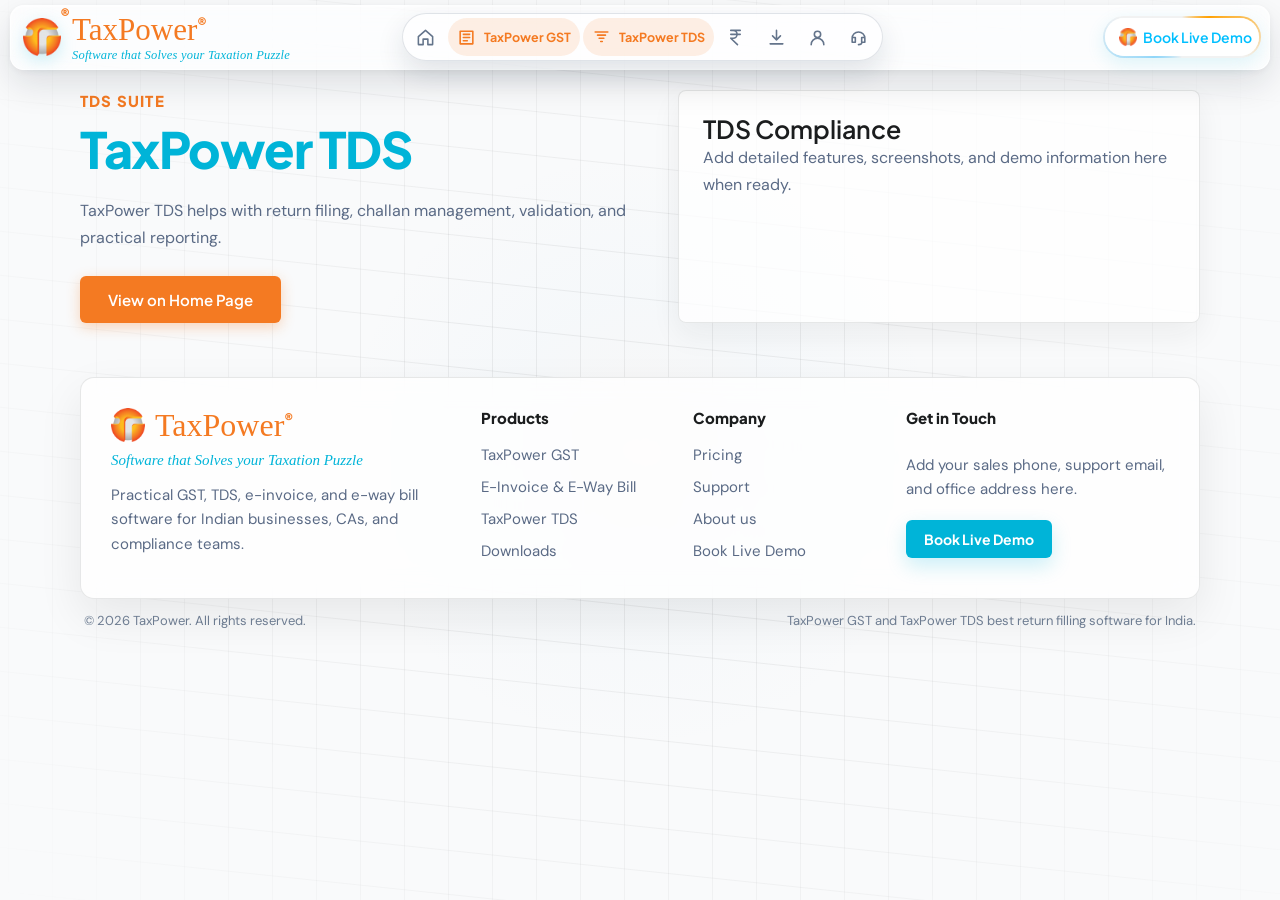
<file: public/taxpowertds.html>
<!DOCTYPE html>
<html lang="en">

<head>
  <meta charset="UTF-8">
  <meta name="viewport" content="width=device-width, initial-scale=1.0">
  <title>TaxPower TDS - TDS Return Filing and Validation Software</title>
  <meta name="description"
    content="TaxPower TDS software for TDS return filing, challan management, validation, error checks, and practical reporting.">
  <meta name="keywords"
    content="TaxPower GST, TaxPower TDS, GST software, TDS software, tax compliance, e-invoicing, GST return filing, TDS return filing">
  <link rel="stylesheet" href="css/stylesheet.css">
  <script src="js/nav-loader.js" defer></script>
  <script src="js/script.js" defer></script>
  <script src="js/page-loader.js" defer></script>
</head>

<body>
  <div data-nav-slot></div>
  <main class="page-section" id="taxpowertds">
    <div class="section-inner two-column-section">
      <div class="section-copy">
        <span class="section-kicker">TDS Suite</span>
        <h1 class="hero_heading"><span class="ttds">TaxPower TDS</span></h1>
        <p>TaxPower TDS helps with return filing, challan management, validation, and practical reporting.</p>
        <div class="download-row">
          <a href="index.html#taxpowertds" class="razor-btn-primary">View on Home Page</a>
        </div>
      </div>
      <div class="section-panel">
        <h2>TDS Compliance</h2>
        <p>Add detailed features, screenshots, and demo information here when ready.</p>
      </div>
    </div>
  </main>
  <div data-footer-slot></div>
</body>

</html>
</file>
<file: public/css/stylesheet.css>
/* reset & base configurations setup */

* {
  margin: 0;
  padding: 0;
  box-sizing: border-box;
}

:root {
  --site-bg-color: #f9fafb;
  --site-grid-line-color: rgba(0, 0, 0, 0.06);
  --site-flash-indigo: rgba(99, 102, 241, 0.30);
  --site-flash-teal: rgba(20, 184, 166, 0.30);
  --site-flash-honey: rgba(245, 158, 11, 0.30);
  --site-flash-sky: rgba(56, 189, 248, 0.30);
  --site-mouse-glow: radial-gradient(500px circle at var(--site-mouse-x, 50%) var(--site-mouse-y, 50%),
      rgba(233, 164, 119, 0.04),
      rgba(136, 193, 231, 0.03),
      transparent 60%);
}

html {
  scroll-behavior: smooth;
  scroll-padding-top: 110px;
  background-color: var(--site-bg-color);
  scrollbar-width: none;
  /* Hide scrollbar Firefox */
  -ms-overflow-style: none;
  /* Hide scrollbar IE/Edge */
}

body {
  font-family: 'Plus Jakarta Sans', sans-serif;
  width: 100%;
  min-height: 100vh;
  padding: 5px 10px;
  margin: 0;
  display: flex;
  flex-direction: column;
  overflow-x: hidden;
}

/* Hide Main Website Scrollbar while preserving scroll functionality */
::-webkit-scrollbar {
  display: none;
  width: 0;
  height: 0;
}

.global-site-bg {
  position: fixed;
  top: 0;
  left: 0;
  width: 100vw;
  height: 100vh;
  z-index: 0;
  pointer-events: none;
  overflow: hidden;
  background-color: var(--site-bg-color);
}

.site-grid-background::before {
  content: "";
  position: absolute;
  inset: 0;
  background: var(--site-mouse-glow);
  z-index: 1;
  pointer-events: none;
}

.grid-blueprint,
.grid-squares-layer {
  position: absolute;
  inset: -50% -20%;
  width: 140%;
  height: 200%;
  transform: skewY(6deg);
  -webkit-mask-image: radial-gradient(circle at center, white 15%, transparent 65%);
  mask-image: radial-gradient(circle at center, white 15%, transparent 65%);
}

.grid-blueprint {
  background-image:
    linear-gradient(to right, var(--site-grid-line-color) 1px, transparent 1px),
    linear-gradient(to bottom, var(--site-grid-line-color) 1px, transparent 1px);
  background-size: 44px 44px;
}

.grid-squares-layer {
  display: grid;
  grid-template-columns: repeat(auto-fill, 44px);
  grid-template-rows: repeat(auto-fill, 44px);
  z-index: 2;
  pointer-events: none;
}

.dynamic-square {
  width: 44px;
  height: 44px;
  opacity: 0;
  border-radius: 4px;
  transition: opacity 0.6s cubic-bezier(0.4, 0, 0.2, 1);
  background-color: transparent;
}

.dynamic-square.indigo-flash {
  animation: singleFlashIndigo 2.8s cubic-bezier(0.25, 1, 0.5, 1) forwards;
  box-shadow: 0 0 18px rgba(99, 102, 241, 0.45);
}

.dynamic-square.teal-flash {
  animation: singleFlashTeal 2.8s cubic-bezier(0.25, 1, 0.5, 1) forwards;
  box-shadow: 0 0 18px rgba(20, 184, 166, 0.45);
}

.dynamic-square.honey-flash {
  animation: singleFlashHoney 2.8s cubic-bezier(0.25, 1, 0.5, 1) forwards;
  box-shadow: 0 0 18px rgba(245, 158, 11, 0.45);
}

.dynamic-square.sky-flash {
  animation: singleFlashSky 2.8s cubic-bezier(0.25, 1, 0.5, 1) forwards;
  box-shadow: 0 0 18px rgba(56, 189, 248, 0.45);
}

@keyframes singleFlashIndigo {
  0% {
    opacity: 0;
    background-color: transparent;
  }

  18% {
    opacity: 1;
    background-color: var(--site-flash-indigo);
  }

  35%,
  60% {
    opacity: 0.95;
    background-color: rgba(99, 102, 241, 0.55);
  }

  100% {
    opacity: 0;
    background-color: transparent;
    box-shadow: none;
  }
}

@keyframes singleFlashTeal {
  0% {
    opacity: 0;
    background-color: transparent;
  }

  18% {
    opacity: 1;
    background-color: var(--site-flash-teal);
  }

  35%,
  60% {
    opacity: 0.95;
    background-color: rgba(20, 184, 166, 0.55);
  }

  100% {
    opacity: 0;
    background-color: transparent;
    box-shadow: none;
  }
}

@keyframes singleFlashHoney {
  0% {
    opacity: 0;
    background-color: transparent;
  }

  18% {
    opacity: 1;
    background-color: var(--site-flash-honey);
  }

  35%,
  60% {
    opacity: 0.95;
    background-color: rgba(245, 158, 11, 0.55);
  }

  100% {
    opacity: 0;
    background-color: transparent;
    box-shadow: none;
  }
}

@keyframes singleFlashSky {
  0% {
    opacity: 0;
    background-color: transparent;
  }

  18% {
    opacity: 1;
    background-color: var(--site-flash-sky);
  }

  35%,
  60% {
    opacity: 0.95;
    background-color: rgba(56, 189, 248, 0.55);
  }

  100% {
    opacity: 0;
    background-color: transparent;
    box-shadow: none;
  }
}

/* navbar layout alignment rules */
.header {
  width: 100%;
  position: sticky;
  top: 7px;
  z-index: 1000;
  transition: transform 0.8s cubic-bezier(0.22, 1, 0.36, 1);
}

.header.navbar-scroll-hidden {
  transform: translateY(calc(-100% - 20px));
}

.header.navbar-stay-visible {
  transform: none;
}

.header-reveal-hint {
  position: fixed;
  top: 6px;
  left: 50%;
  display: flex;
  width: 58px;
  height: 58px;
  padding: 0;
  border: 0;
  align-items: center;
  justify-content: center;
  background: transparent;
  box-shadow: none;
  opacity: 0;
  pointer-events: none;
  transform: translateX(-50%) translateY(-58px);
  transition: opacity 0.8s cubic-bezier(0.22, 1, 0.36, 1), transform 0.8s cubic-bezier(0.22, 1, 0.36, 1);
  z-index: 1103;
  cursor: pointer;
}

.header-reveal-hint img {
  display: block;
  width: 40px;
  height: 40px;
  object-fit: cover;
  border-radius: 50%;
  filter: brightness(1.18) saturate(1.12);
  box-shadow: 0 0 14px rgba(0, 180, 216, 0.42), 0 6px 24px rgba(244, 122, 34, 0.48);
  animation: revealIconPulse 3.8s ease-in-out infinite;
  transition: transform 0.8s cubic-bezier(0.22, 1, 0.36, 1), box-shadow 0.8s ease;
}

@keyframes revealIconPulse {
  0%,
  100% {
    opacity: 0.92;
    transform: scale(0.94);
  }

  50% {
    opacity: 1;
    transform: scale(1);
  }
}

.header.navbar-scroll-hidden + .header-reveal-hint {
  opacity: 1;
  pointer-events: auto;
  transform: translateX(-50%) translateY(0);
}

.header-reveal-hint:hover,
.header-reveal-hint:focus-visible {
  outline: none;
}

.header-reveal-hint:hover img,
.header-reveal-hint:focus-visible img {
  filter: brightness(1.32) saturate(1.18);
  transform: translateY(5px) scale(1.08);
  box-shadow: 0 0 22px rgba(0, 180, 216, 0.58), 0 10px 34px rgba(244, 122, 34, 0.72);
}

@media (prefers-reduced-motion: reduce) {
  .header-reveal-hint img {
    animation: none;
  }
}

.header-reveal-hint::before {
  content: '';
  position: absolute;
  inset: -5px -10px 0;
}

.header-reveal-hint:hover {
  transform: translateX(-50%) translateY(4px);
}

.main-content {
  z-index: 1;
}

.visually-hidden {
  position: absolute;
  width: 1px;
  height: 1px;
  padding: 0;
  margin: -1px;
  overflow: hidden;
  clip: rect(0, 0, 0, 0);
  white-space: nowrap;
  border: 0;
}

.navbar-logo {
  display: flex;
  flex-wrap: nowrap;
  justify-content: flex-start;
  gap: 12px;
  align-items: center;
  text-decoration: none;
  z-index: 10;
  flex-shrink: 0;
  padding: 0 10px 0 4px;
  border-radius: 18px;
  transition: background-color 0.25s ease, transform 0.25s ease;
}

.navbar-logo:hover,
.navbar-logo:focus-visible {
  background-color: rgba(255, 255, 255, 0.56);
  transform: translateY(-1px);
}

.navbar-icon {
  width: 40px;
  height: 40px;
  flex-shrink: 0;
  filter: drop-shadow(0 5px 8px rgba(0, 180, 216, 0.2));
  transition: transform 0.3s cubic-bezier(0.2, 0.8, 0.2, 1), filter 0.3s ease;
}

.navbar-logo:hover .navbar-icon,
.navbar-logo:focus-visible .navbar-icon {
  transform: rotate(-6deg) scale(1.08);
  filter: drop-shadow(0 7px 12px rgba(244, 122, 34, 0.28));
}

.brand-box {
  display: flex;
  flex-direction: column;
  flex-shrink: 0;
}

.brand-title {
  color: #f47a22;
  font-size: 35px;
  font-weight: 500;
  font-family: 'Times New Roman', Times, serif !important;
  position: relative;
  display: inline-block;
  white-space: nowrap;
}

.brand-subtitle {
  color: #00b4d8;
  font-size: 12px;
  white-space: nowrap;
  font-family: 'Times New Roman', Times, serif !important;
  font-style: italic;
}

.logo-wrapper {
  position: relative;
  display: flex;
}

.sup-for-logo {
  position: absolute;
  top: -12px;
  right: -9px;
  font-size: 22px;
  color: #f47a22;
  font-weight: bold;
  font-family: 'Plus Jakarta Sans', sans-serif;
}

.sup-for-title {
  position: relative;
  font-size: 22px;
  color: #f47a22;
  font-weight: 600;
  vertical-align: super;
  font-family: 'Plus Jakarta Sans', sans-serif !important;
}

.navbar {
  display: flex;
  flex-direction: row;
  justify-content: space-between;
  align-items: center;
  margin: 0 auto;
  background: rgba(255, 255, 255, 0.86);
  border: 1px solid rgba(255, 255, 255, 0.95);
  border-radius: 999px;
  padding: 0 10px;
  width: 100%;
  gap: 15px;
  position: relative;
  -webkit-backdrop-filter: blur(20px) saturate(180%);
  backdrop-filter: blur(20px) saturate(180%);
  box-shadow: 0 10px 32px -6px rgba(15, 23, 42, 0.07), 0 2px 8px -2px rgba(0, 180, 216, 0.05), inset 0 1px 1px rgba(255, 255, 255, 1);
  transition: all 0.35s cubic-bezier(0.16, 1, 0.3, 1);
}

.header-right-actions {
  display: flex;
  align-items: center;
  gap: 12px;
  flex-shrink: 0;
  position: relative;
  z-index: 1101;
}

.demo-mobile-only {
  display: none !important;
}

.demo-desktop-only {
  display: inline-flex !important;
}

.hamburger-menu {
  display: none;
  position: relative;
  width: 44px;
  height: 44px;
  background-color: #ffffff;
  border: 2px solid #00b4d8;
  cursor: pointer;
  border-radius: 50%;
  z-index: 1101;
  align-items: center;
  justify-content: center;
  flex-shrink: 0;
  isolation: isolate;
  touch-action: manipulation;
  -webkit-tap-highlight-color: transparent;
  box-shadow: 0 3px 10px rgba(0, 180, 216, 0.2);
}

.hamburger-menu::before {
  display: none;
}

.hamburger-menu::after {
  display: none;
}

.hamburger-inner-box {
  display: flex;
  flex-direction: column;
  justify-content: space-between;
  width: 20px;
  height: 15px;
  position: relative;
  z-index: 1;
}

.hamburger-menu .bar {
  width: 100%;
  height: 3px;
  background-color: #1b1d1e;
  border-radius: 2px;
  transition: all 0.3s cubic-bezier(0.25, 1, 0.5, 1);
}

@keyframes rotateHamburgerBorder {
  0% {
    transform: translate(-50%, -50%) rotate(0deg);
  }

  100% {
    transform: translate(-50%, -50%) rotate(360deg);
  }
}

.hamburger-menu.active .bar:nth-child(1) {
  transform: translateY(6px) rotate(45deg);
}

.hamburger-menu.active .bar:nth-child(2) {
  opacity: 0;
  transform: scale(0);
}

.hamburger-menu.active .bar:nth-child(3) {
  transform: translateY(-6px) rotate(-45deg);
}

.navbar-menu {
  border: none;
  border-radius: 999px;
  justify-content: space-between;
  align-items: center;
  margin-bottom: 0;
  display: inline-flex;
}

.navbar-links {
  position: relative;
  background-color: rgba(241, 245, 249, 0.75);
  border: 1px solid rgba(226, 232, 240, 0.85);
  border-radius: 999px;
  padding: 3.5px 5px;
  display: flex;
  flex-wrap: wrap;
  justify-content: center;
  align-items: center;
  gap: 2px;
  z-index: 1;
  box-shadow: inset 0 1px 2px rgba(15, 23, 42, 0.03);
}

.nav-sliding-bg {
  position: absolute;
  top: 3.5px;
  left: 5px;
  height: 30px;
  background: #ffffff;
  border-radius: 999px;
  box-shadow: 0 2px 8px -1px rgba(15, 23, 42, 0.08), 0 0 0 1px rgba(0, 180, 216, 0.14), 0 3px 12px rgba(0, 180, 216, 0.07);
  z-index: -1;
  opacity: 0;
  transition:
    left 0.28s cubic-bezier(0.2, 0.9, 0.3, 1),
    top 0.28s cubic-bezier(0.2, 0.9, 0.3, 1),
    width 0.28s cubic-bezier(0.2, 0.9, 0.3, 1),
    height 0.28s cubic-bezier(0.2, 0.9, 0.3, 1),
    opacity 0.2s ease,
    box-shadow 0.2s ease;
  pointer-events: none;
}

.nav-sliding-bg.is-positioning-instantly {
  transition: none;
}

.nav-item {
  color: #475569;
  letter-spacing: -0.01em;
  padding: 6px 14px;
  font-family: 'Plus Jakarta Sans', sans-serif !important;
  font-size: 13.5px;
  font-weight: 550;
  line-height: 18px;
  text-decoration: none;
  display: inline-block;
  border-radius: 999px;
  transition: color 0.2s ease, transform 0.2s cubic-bezier(0.2, 0.8, 0.2, 1);
  position: relative;
  user-select: none;
}

.nav-item:hover {
  color: #0284c7;
  transform: translateY(-0.5px);
}

.nav-item.nav-item-org:hover {
  color: #ea580c;
}

.nav-item.h-current {
  color: #0f172a;
  font-weight: 650;
}

.nav-item.h-current:hover {
  color: #0284c7;
}

.nav-item:active {
  transform: scale(0.97);
}

.nav-dropdown {
  position: relative;
  display: inline-flex;
  align-items: center;
}

.nav-dropdown-toggle {
  display: inline-flex;
  align-items: center;
  gap: 6px;
}

.nav-dropdown-caret {
  width: 6px;
  height: 6px;
  border-right: 2px solid currentColor;
  border-bottom: 2px solid currentColor;
  transform: rotate(45deg) translateY(-2px);
  transition: transform 0.2s ease;
  opacity: 0.7;
}

.nav-dropdown:hover .nav-dropdown-caret,
.nav-dropdown:focus-within .nav-dropdown-caret {
  transform: rotate(225deg) translateY(-1px);
  opacity: 1;
}

.nav-dropdown-menu {
  position: absolute;
  top: calc(100% + 10px);
  left: 50%;
  min-width: 224px;
  padding: 6px;
  background: rgba(255, 255, 255, 0.96);
  border: 1px solid rgba(226, 232, 240, 0.9);
  border-radius: 14px;
  box-shadow: 0 16px 36px -8px rgba(15, 23, 42, 0.1), 0 2px 8px rgba(0, 180, 216, 0.05);
  backdrop-filter: blur(20px);
  -webkit-backdrop-filter: blur(20px);
  opacity: 0;
  visibility: hidden;
  pointer-events: none;
  transform: translate(-50%, -6px);
  transition:
    opacity 0.18s ease,
    visibility 0.18s ease,
    transform 0.22s cubic-bezier(0.2, 0.8, 0.2, 1);
  z-index: 20;
}

.nav-dropdown-menu::before {
  content: '';
  position: absolute;
  top: -12px;
  left: 0;
  width: 100%;
  height: 12px;
}

.nav-dropdown:hover .nav-dropdown-menu,
.nav-dropdown:focus-within .nav-dropdown-menu {
  opacity: 1;
  visibility: visible;
  pointer-events: auto;
  transform: translate(-50%, 0);
}

.nav-dropdown-link {
  display: block;
  padding: 10px 12px;
  color: rgba(27, 29, 30, 0.72);
  font-family: 'Plus Jakarta Sans', sans-serif !important;
  font-size: 14px;
  font-weight: 600;
  line-height: 18px;
  text-decoration: none;
  border-radius: 8px;
  transition: color 0.2s ease, background-color 0.2s ease, transform 0.2s ease;
}

.nav-dropdown-link:hover,
.nav-dropdown-link:focus-visible {
  color: #f47a22;
  background-color: rgba(244, 122, 34, 0.08);
  transform: translateX(2px);
}

.navbar-demo {
  --demo-closed-width: calc(8ch + 74px);

  position: relative;
  display: inline-flex;
  align-items: center;
  width: var(--demo-closed-width);
  padding: 2px 40px 2px 18px;
  background-color: rgba(27, 29, 30, 0.05);
  border-radius: 999px;
  overflow: hidden;
  cursor: pointer;
  z-index: 1;
  backdrop-filter: blur(5px);
  flex-shrink: 0;
  text-decoration: none;
  transition: transform 0.2s cubic-bezier(0.25, 1, 0.5, 1);
}

.navbar-demo:focus-visible {
  outline-offset: 4px;
}

.demo-desktop-only {
  display: inline-flex;
}

.demo-mobile-only {
  display: none;
}

.navbar-demo:hover {
  transform: scale(1.02);
}

.navbar-demo.is-demo-opened {
  transform: scale(1.01);
}

.navbar-demo .btn-orange {
  text-decoration: none;
  color: #00bfff;
  font-family: 'Plus Jakarta Sans', sans-serif !important;
  font-size: 14px;
  font-weight: 600;
  position: relative;
  border: none;
  padding: 8px 0px;
  line-height: 18px;
  display: inline-grid;
  align-items: center;
  justify-items: center;
  justify-content: center;
  text-align: center;
}

.navbar-demo::before {
  content: '';
  position: absolute;
  top: 50%;
  left: 50%;
  width: 300%;
  height: 300%;
  transform: translate(-50%, -50%);
  background-image: conic-gradient(transparent, #ffa102 15%, transparent 30%, transparent 50%, #90d6f9 65%, transparent 80%);
  animation: rotateBorder 3s linear infinite;
  z-index: -2;
}

.navbar-demo::after {
  content: '';
  position: absolute;
  top: 2px;
  left: 2px;
  right: 2px;
  bottom: 2px;
  background-color: #fff;
  border-radius: 999px;
  z-index: -1;
}

@keyframes rotateBorder {
  0% {
    transform: translate(-50%, -50%) rotate(0deg);
  }

  100% {
    transform: translate(-50%, -50%) rotate(360deg);
  }
}

.text-initial {
  grid-area: 1 / 1;
  white-space: nowrap;
  transform: translate3d(25px, 0px, 0px);
  transition: transform 0.45s cubic-bezier(0.25, 1, 0.5, 1), opacity 0.3s ease;
  opacity: 1;
}

.navbar-demo:hover .text-initial,
.navbar-demo.is-demo-opened .text-initial {
  transform: translate3d(-3px, 0px, 0px);
  opacity: 1;
  color: #f47a22;
}

.demo_btn {
  margin-right: 0;
  display: block;
  position: absolute;
  width: 18px;
  height: 18px;
  left: 16px;
  object-fit: contain;
  backface-visibility: hidden;
  transform: translateZ(0);
  transition: left 0.45s cubic-bezier(0.25, 1, 0.5, 1), transform 0.45s cubic-bezier(0.25, 1, 0.5, 1);
}

.navbar-demo:hover .demo_btn,
.navbar-demo.is-demo-opened .demo_btn {
  left: calc(100% - 32px);
  transform: translateZ(0) scale(0.9524);
}

/* CAROUSEL SLIDER ENGINE SETUP */
.main-content {
  width: 100%;
  max-width: 1400px;
  margin: 0 auto;
  padding: 15px 0;
  display: flex;
  justify-content: center;
  align-items: center;
  position: relative;
}

.slider-viewport {
  width: 100%;
  overflow: hidden;
  position: relative;
  padding: 20px 0;
  background-color: rgba(255, 255, 255, 0.6);
  border-radius: 20px;
}

.slider-container-track {
  display: flex;
  width: 100%;
  transition: transform 0.8s cubic-bezier(0.16, 1, 0.3, 1);
  will-change: transform;
}

.hero-slide-item {
  min-width: 100%;
  width: 100%;
  flex-shrink: 0;
  padding: 0 40px;
  opacity: 0;
  animation: heroSlideFadeIn 0.8s cubic-bezier(0.16, 1, 0.3, 1) forwards;
}

@keyframes heroSlideFadeIn {
  from {
    opacity: 0;
    transform: translateX(18px) scale(0.985);
  }

  to {
    opacity: 1;
    transform: translateX(0) scale(1);
  }
}

.hero-container-grid {
  display: grid;
  grid-template-columns: 1.05fr 0.95fr;
  /* Structured grid for larger right-side images */
  align-items: center;
}

.hero-left-content {
  display: flex;
  flex-direction: column;
  align-items: flex-start;
  text-align: left;
}

.module-badge {
  font-family: 'Plus Jakarta Sans', sans-serif;
  font-size: 12px;
  font-weight: 700;
  text-transform: uppercase;
  letter-spacing: 1.5px;
  padding: 6px 14px;
  border-radius: 99px;
  margin-bottom: 20px;
}

.badge-gst {
  background-color: rgba(244, 122, 34, 0.1);
  color: #f47a22;
}

.badge-tds {
  background-color: rgba(0, 180, 216, 0.1);
  color: #00b4d8;
}

.hero_heading {
  font-family: 'Plus Jakarta Sans', sans-serif !important;
  font-size: 50px;
  font-weight: 800;
  line-height: 115%;
  letter-spacing: -1.5px;
  margin-bottom: 20px;
  color: #1b1d1e;
}

.tgst {
  color: #f47a22;
}

.ttds {
  color: #00b4d8;
}

.hero-subheading {
  font-family: 'Plus Jakarta Sans', sans-serif;
  font-size: 24px;
  font-weight: 700;
  color: #2d3748;
  margin-bottom: 16px;
}

.hero-description {
  font-family: 'DM Sans', sans-serif;
  font-size: 16px;
  font-weight: 400;
  color: #5a6a85;
  line-height: 165%;
  margin-bottom: 24px;
}

.features-mini-list {
  display: flex;
  gap: 16px;
  margin-bottom: 32px;
  flex-wrap: wrap;
}

.f-tag {
  font-family: 'Plus Jakarta Sans', sans-serif;
  font-size: 13px;
  font-weight: 600;
  color: #1b1d1e;
  background-color: rgba(27, 29, 30, 0.05);
  padding: 6px 14px;
  border-radius: 6px;
}

.hero-cta-group {
  display: flex;
  gap: 16px;
  align-items: center;
}

.razor-btn-primary {
  background-color: #f47a22;
  color: #ffffff;
  padding: 14px 28px;
  font-family: 'Plus Jakarta Sans', sans-serif;
  font-size: 15px;
  font-weight: 600;
  border-radius: 6px;
  text-decoration: none;
  box-shadow: 0 4px 14px rgba(244, 122, 34, 0.3);
  transition: all 0.2s ease;
}

.razor-btn-primary:hover {
  transform: translateY(-2px);
  box-shadow: 0 6px 20px rgba(244, 122, 34, 0.4);
}

.pd-tds-btn {
  background-color: #00b4d8;
  box-shadow: 0 4px 14px rgba(0, 180, 216, 0.3);
}

.pd-tds-sec-btn {
  color: #f47a22 !important;
}

.razor-btn-secondary {
  display: inline-flex;
  align-items: center;
  gap: 8px;
  color: #00b4d8;
  font-family: 'Plus Jakarta Sans', sans-serif;
  font-size: 15px;
  font-weight: 600;
  text-decoration: none;
  transition: all 0.2s ease;
}

.razor-btn-secondary:hover svg {
  transform: translateX(4px);
}

/* PREMIUM BLEND SYSTEM FOR PNG BANNERS */
.hero-right-visual {
  display: flex;
  justify-content: center;
  align-items: center;
  width: 100%;
  transform: translateZ(0);
}

.hero-promo-wrapper {
  width: 100%;
  max-width: 650px;
  /* Bada and expanded image size */
  aspect-ratio: 3 / 2;
  border-radius: 18px;
  overflow: hidden;
  display: flex;
  justify-content: center;
  align-items: center;
  position: relative;
  will-change: transform, opacity;
}

/* Outer image soft shadow blending into background */
.hero-promo-banner {
  width: 100%;
  height: 100%;
  object-fit: contain;
  border-radius: inherit;
  filter: drop-shadow(0 20px 40px rgba(0, 0, 0, 0.08));
  animation: heroBannerFloat 7s ease-in-out infinite;
  transform-origin: center;

  /* PERFECT BACKGROUND BLENDING: 
     Multiply background color areas and allow underlying grid-lines to transparently pass-through */
  mix-blend-mode: multiply;
  background-color: transparent;
  will-change: transform;
}

@keyframes heroBannerFloat {
  0%,
  100% {
    transform: translateY(0) scale(1);
  }

  50% {
    transform: translateY(-8px) scale(1.01);
  }
}

/* Floating overlay to prevent sharp contrast issues */
.blend-overlay-glow {
  position: absolute;
  inset: -10px;
  border-radius: 20px;
  background: radial-gradient(circle at center, rgba(255, 255, 255, 0.6) 0%, transparent 80%);
  z-index: -1;
  pointer-events: none;
}

/* Slide 2 Billing promo specific background blend & rounded corners */
.hero-billing-wrapper {
  background-color: #FFFFFF99;
  border-radius: 20px;
  overflow: hidden;
  backdrop-filter: blur(8px);
  border: 1px solid rgba(255, 255, 255, 0.5);
  box-shadow: 0 15px 35px rgba(0, 0, 0, 0.05);
}

.hero-billingpromo {
  border-radius: 20px;
  background-color: #FFFFFF99;
  mix-blend-mode: multiply;
  overflow: hidden;
}

/* Navigation layout controls */
.slider-dots-container {
  display: flex;
  justify-content: center;
  gap: 10px;
  width: auto;
}

.dot {
  position: relative;
  width: 7px;
  height: 7px;
  overflow: hidden;
  background: rgba(255, 130, 0, 0.3);
  border-radius: 99px;
  cursor: pointer;
  border: 0;
  transition: width 0.3s ease, height 0.3s ease, background 0.3s ease;
}

.dot::before {
  position: absolute;
  inset: 0;
  border-radius: inherit;
  background: #f47a25;
  content: '';
  transform: scaleX(0);
  transform-origin: left center;
}

.dot.active-dot::before {
  animation: slider-progress var(--progress-duration, 7000ms) linear forwards;
}

.dot.active-dot {
  width: 48px;
  height: 6px;
}

.slider-viewport.is-autoplay-paused .dot.active-dot::before {
  animation-play-state: paused;
}

.dot:last-child {
  background: rgba(0, 180, 216, 0.2);
}

.dot:not(.active-dot) {
  background: #f47a25;
}

.dot:last-child:not(.active-dot) {
  background: #00b4d8;
}

.dot:last-child::before {
  background: #00b4d8;
}

@keyframes slider-progress {
  to {
    transform: scaleX(1);
  }
}

.slider-controls {
  display: flex;
  flex-direction: column;
  justify-content: center;
  align-items: center;
  gap: 8px;
  margin-top: 30px;
}

.slider-pause-button {
  border: 1px solid rgba(27, 29, 30, 0.2);
  border-radius: 50%;
  width: 24px;
  height: 24px;
  padding: 0;
  background: rgba(255, 255, 255, 0.7);
  color: #1b1d1e;
  cursor: pointer;
  display: inline-flex;
  align-items: center;
  justify-content: center;
  transition: border-color 0.2s ease, background-color 0.2s ease, transform 0.2s ease;
}

.slider-pause-button:hover {
  background: #ffffff;
  border-color: rgba(0, 180, 216, 0.55);
  transform: translateY(-1px);
}

.pause-icon {
  width: 8px;
  height: 10px;
  border-left: 3px solid currentColor;
  border-right: 3px solid currentColor;
}

.slider-pause-button.is-paused .pause-icon {
  width: 0;
  height: 0;
  border-left: 9px solid currentColor;
  border-top: 6px solid transparent;
  border-bottom: 6px solid transparent;
  border-right: 0;
}

.trusted-companies-section {
  width: 100%;
  padding: 16px 20px 46px;
  margin-top: 0;
  position: relative;
  z-index: 2;
}

.trusted-companies-inner {
  width: min(1120px, 100%);
  margin: 0 auto;
  text-align: center;
}

.trusted-title {
  margin-bottom: 22px;
  color: #00b4d8;
  font-family: 'Plus Jakarta Sans', sans-serif;
  font-size: 28px;
  font-weight: 800;
  line-height: 1.2;
  display: block;
}

.company-logo-marquee {
  position: relative;
  overflow: hidden;
  width: 100%;
  padding: 18px 0;
  mask-image: linear-gradient(90deg, transparent, #000 9%, #000 91%, transparent);
}

.company-logo-track {
  display: flex;
  width: max-content;
  gap: 0;
  animation: companyLogoScroll 32s linear infinite;
  will-change: transform;
}

.company-logo-marquee:hover .company-logo-track,
.company-logo-marquee.is-logo-hovered .company-logo-track {
  animation-play-state: paused;
}

.company-logo-card {
  width: auto;
  min-width: 150px;
  height: 115px;
  border-radius: 6px;
  display: flex;
  align-items: center;
  justify-content: center;
  margin: 0 20px;
  padding: 8px 12px;
  box-shadow: 0 4px 14px rgba(0, 0, 0, 0.05);
  flex: 0 0 auto;
  flex-shrink: 0;
  opacity: 1;
  transform: scale(1);
  transform-origin: center;
  transition: transform 0.3s ease, opacity 0.3s ease, box-shadow 0.3s ease, border-color 0.3s ease;
  backface-visibility: hidden;
  -webkit-backface-visibility: hidden;
}

.company-logo-card img {
  width: 100%;
  height: 100%;
  max-width: 122px;
  max-height: 78px;
  object-fit: contain;
  display: block;
  opacity: 1 !important;
  filter: none !important;
  transform: none !important;
  transition: opacity 0.3s ease;
  backface-visibility: hidden;
  -webkit-backface-visibility: hidden;
  image-rendering: -webkit-optimize-contrast;
}

.company-logo-marquee.is-logo-hovered .company-logo-card {
  opacity: 0.85;
  transform: scale(0.95);
  filter: none !important;
}

.company-logo-card:hover,
.company-logo-card.is-active-logo,
.company-logo-marquee.is-logo-hovered .company-logo-card:hover,
.company-logo-marquee.is-logo-hovered .company-logo-card.is-active-logo {
  border-color: #00b4d8;
  box-shadow: 0 12px 25px rgba(0, 180, 216, 0.18);
  opacity: 1 !important;
  filter: none !important;
  transform: translateY(-3px) scale(1.04);
  z-index: 5;
  background: #ffffff;
}

.company-logo-card:hover img,
.company-logo-card.is-active-logo img,
.company-logo-marquee.is-logo-hovered .company-logo-card:hover img,
.company-logo-marquee.is-logo-hovered .company-logo-card.is-active-logo img {
  filter: none !important;
  opacity: 1 !important;
  transform: scale(1.35) !important;
  transition: transform 0.3s ease !important;
}

.page-section {
  width: 100%;
  padding: 20px;
  position: relative;
  z-index: 2;
}

.section-inner {
  width: min(1120px, 100%);
  margin: 0 auto;
}

.two-column-section {
  display: grid;
  grid-template-columns: 1.05fr 0.95fr;
  gap: 22px;
  align-items: stretch;
}

.section-copy {
  align-self: center;
}

.section-kicker {
  display: inline-block;
  margin-bottom: 10px;
  color: #f47a22;
  font-family: 'Plus Jakarta Sans', sans-serif;
  font-size: 15px;
  font-weight: 800;
  letter-spacing: 1.2px;
  text-transform: uppercase;
}

.page-section h2 {
  color: #1b1d1e;
  font-family: 'Plus Jakarta Sans', sans-serif;
  font-size: 25px;
  font-weight: 600;
  line-height: 1.16;
}

.page-section h2.utility-download-heading {
  display: inline-block;
  padding: 10px 18px;
  border-left: 5px solid #00bfff;
  border-radius: 6px;
  background: linear-gradient(135deg, rgba(0, 180, 216, 0.1), rgba(244, 122, 34, 0.14));
  color: #f47a25;
  box-shadow: 0 8px 18px rgba(27, 29, 30, 0.08);
}

.page-section h3 {
  margin-bottom: 10px;
  color: #1b1d1e;
  font-family: 'Plus Jakarta Sans', sans-serif;
  font-size: 19px;
  font-weight: 800;
}

.page-section p {
  color: #5a6a85;
  font-family: 'DM Sans', sans-serif;
  font-size: 16px;
  line-height: 1.7;
}

.section-lead {
  max-width: 740px;
}

.section-panel {
  min-height: 150px;
  padding: 24px;
  border: 1px solid rgba(27, 29, 30, 0.1);
  border-radius: 8px;
  background-color: rgba(255, 255, 255, 0.74);
  box-shadow: 0 12px 30px rgba(27, 29, 30, 0.06);
}


.accent-panel {
  border-color: rgba(244, 122, 34, 0.22);
  background-color: rgba(255, 246, 239, 0.78);
}

.tds-section .section-kicker {
  color: #00b4d8;
}

.info-grid {
  display: grid;
  grid-template-columns: repeat(3, minmax(0, 1fr));
  gap: 18px;
  margin-top: 24px;
}

.download-row {
  display: flex;
  align-items: center;
  gap: 18px;
  margin-top: 24px;
  flex-wrap: wrap;
}

/* About page */
.about-page {
  padding-top: 28px;
  padding-bottom: 72px;
}

.about-intro {
  display: grid;
  grid-template-columns: minmax(0, 1.35fr) minmax(280px, 0.65fr);
  gap: 36px;
  align-items: center;
  min-height: 430px;
  padding: 54px 0 58px;
  border-bottom: 1px solid rgba(27, 29, 30, 0.1);
}

.about-intro-copy {
  max-width: 720px;
}

.about-intro .hero_heading {
  max-width: 760px;
  margin-bottom: 18px;
  font-size: clamp(38px, 5vw, 64px);
  line-height: 1.04;
}

.about-intro .section-lead {
  margin-bottom: 14px;
  color: #35435a;
  font-size: 19px;
  line-height: 1.6;
}

.about-purpose-panel {
  position: relative;
  overflow: hidden;
  padding: 34px;
  border: 1px solid rgba(0, 180, 216, 0.28);
  border-radius: 8px;
  background: linear-gradient(145deg, rgba(234, 249, 253, 0.94), rgba(255, 246, 239, 0.94));
  box-shadow: 0 18px 38px rgba(27, 29, 30, 0.1);
}

.about-purpose-panel::before {
  content: '';
  position: absolute;
  inset: 0 auto 0 0;
  width: 5px;
  background: linear-gradient(180deg, #00b4d8, #f47a22);
}

.about-panel-label,
.about-card-number {
  display: inline-block;
  margin-bottom: 20px;
  color: #d65f0f;
  font-family: 'Plus Jakarta Sans', sans-serif;
  font-size: 13px;
  font-weight: 800;
  letter-spacing: 1px;
  text-transform: uppercase;
}

.about-purpose-panel h2 {
  margin-bottom: 16px;
  font-size: 30px;
  line-height: 1.2;
}

.about-story {
  display: grid;
  grid-template-columns: minmax(260px, 0.75fr) minmax(0, 1.25fr);
  gap: 64px;
  padding: 74px 0;
}

.about-story h2,
.about-section-heading h2,
.about-audience h2,
.about-cta h2 {
  font-size: 34px;
  line-height: 1.2;
}

.about-story-copy {
  display: grid;
  gap: 18px;
}

.about-solutions {
  padding: 66px 0;
  border-top: 1px solid rgba(27, 29, 30, 0.1);
  border-bottom: 1px solid rgba(27, 29, 30, 0.1);
}

.about-section-heading {
  max-width: 700px;
  margin-bottom: 30px;
}

.about-section-heading h2 {
  margin-bottom: 12px;
}

.about-solution-grid,
.about-values-grid {
  display: grid;
  grid-template-columns: repeat(3, minmax(0, 1fr));
  gap: 18px;
}

.about-solution-card {
  display: flex;
  min-height: 280px;
  flex-direction: column;
  padding: 28px;
  border: 1px solid rgba(27, 29, 30, 0.12);
  border-radius: 8px;
  background-color: rgba(255, 255, 255, 0.76);
  box-shadow: 0 10px 26px rgba(27, 29, 30, 0.06);
  transition: transform 0.22s ease, border-color 0.22s ease, box-shadow 0.22s ease;
}

.about-solution-card:nth-child(2) .about-card-number {
  color: #008eae;
}

.about-solution-card:hover {
  transform: translateY(-4px);
  border-color: rgba(244, 122, 34, 0.36);
  box-shadow: 0 16px 34px rgba(27, 29, 30, 0.1);
}

.about-solution-card h3 {
  font-size: 22px;
}

.about-solution-card p {
  margin-bottom: 24px;
}

.about-solution-card a {
  width: fit-content;
  margin-top: auto;
  color: #d65f0f;
  font-family: 'Plus Jakarta Sans', sans-serif;
  font-size: 14px;
  font-weight: 800;
  text-decoration: none;
}

.about-solution-card a:hover {
  color: #008eae;
}

.about-audience {
  display: grid;
  grid-template-columns: minmax(0, 0.9fr) minmax(340px, 1.1fr);
  gap: 70px;
  align-items: center;
  padding: 74px 0;
}

.about-audience-copy h2 {
  margin-bottom: 16px;
}

.about-audience-list {
  display: grid;
  margin: 0;
  padding: 0;
  list-style: none;
}

.about-audience-list li {
  display: grid;
  grid-template-columns: 44px 1fr;
  gap: 16px;
  align-items: center;
  padding: 18px 0;
  border-bottom: 1px solid rgba(27, 29, 30, 0.12);
  color: #28364c;
  font-family: 'Plus Jakarta Sans', sans-serif;
  font-size: 17px;
  font-weight: 700;
}

.about-audience-list li:first-child {
  border-top: 1px solid rgba(27, 29, 30, 0.12);
}

.about-audience-list span {
  color: #00a0c4;
  font-size: 13px;
  letter-spacing: 1px;
}

.about-values {
  padding: 66px 0;
  border-top: 1px solid rgba(27, 29, 30, 0.1);
}

.about-values-grid article {
  padding: 4px 28px 4px 0;
  border-right: 1px solid rgba(27, 29, 30, 0.12);
}

.about-values-grid article:last-child {
  border-right: 0;
}

.about-values-grid h3 {
  color: #d65f0f;
}

.about-cta {
  display: flex;
  align-items: center;
  justify-content: space-between;
  gap: 32px;
  padding: 38px 42px;
  border: 1px solid rgba(0, 180, 216, 0.24);
  border-radius: 8px;
  background: linear-gradient(135deg, rgba(234, 249, 253, 0.92), rgba(255, 246, 239, 0.94));
  box-shadow: 0 16px 34px rgba(27, 29, 30, 0.08);
}

.about-cta h2 {
  margin-bottom: 10px;
}

.about-cta .download-row {
  flex: 0 0 auto;
  margin-top: 0;
}

@media (max-width: 860px) {
  .about-intro,
  .about-story,
  .about-audience {
    grid-template-columns: 1fr;
    gap: 32px;
  }

  .about-intro {
    padding-top: 40px;
  }

  .about-solution-grid,
  .about-values-grid {
    grid-template-columns: 1fr;
  }

  .about-solution-card {
    min-height: 0;
  }

  .about-values-grid article {
    padding: 0 0 24px;
    border-right: 0;
    border-bottom: 1px solid rgba(27, 29, 30, 0.12);
  }

  .about-values-grid article:last-child {
    padding-bottom: 0;
    border-bottom: 0;
  }

  .about-cta {
    align-items: flex-start;
    flex-direction: column;
  }
}

@media (max-width: 560px) {
  .about-page {
    padding: 12px 16px 48px;
  }

  .about-intro {
    min-height: 0;
    padding: 34px 0 42px;
  }

  .about-intro .hero_heading {
    font-size: 38px;
  }

  .about-intro .section-lead {
    font-size: 17px;
  }

  .about-purpose-panel,
  .about-solution-card {
    padding: 24px;
  }

  .about-story,
  .about-solutions,
  .about-audience,
  .about-values {
    padding: 48px 0;
  }

  .about-story h2,
  .about-section-heading h2,
  .about-audience h2,
  .about-cta h2 {
    font-size: 28px;
  }

  .about-cta {
    padding: 28px 24px;
  }

  .about-cta .download-row,
  .about-cta .download-row a {
    width: 100%;
  }

  .about-cta .download-row a {
    justify-content: center;
    text-align: center;
  }
}

@media (max-width: 390px) {
  .navbar-logo {
    gap: 8px;
  }

  .brand-title {
    font-size: 24px;
  }

  .brand-subtitle {
    max-width: 175px;
    font-size: 8px;
  }
}


/* ===== Support page contact cards ===== */
.support-contact {
  padding: 20px 0 34px;
}

.support-contact h2 {
  margin-bottom: 24px;
}

.support-contact-grid {
  display: grid;
  grid-template-columns: repeat(2, minmax(0, 1fr));
  gap: 18px;
}

.support-contact-card {
  display: flex;
  flex-direction: column;
  padding: 28px;
  border: 1px solid rgba(27, 29, 30, 0.12);
  border-radius: 8px;
  background-color: rgba(255, 255, 255, 0.76);
  box-shadow: 0 10px 26px rgba(27, 29, 30, 0.06);
  transition: transform 0.22s ease, border-color 0.22s ease, box-shadow 0.22s ease;
}

.support-contact-card:hover {
  transform: translateY(-4px);
  border-color: rgba(244, 122, 34, 0.36);
  box-shadow: 0 16px 34px rgba(27, 29, 30, 0.1);
}

.support-card-icon {
  display: inline-flex;
  align-items: center;
  justify-content: center;
  width: 44px;
  height: 44px;
  margin-bottom: 16px;
  border-radius: 8px;
  color: #d65f0f;
  background-color: rgba(244, 122, 34, 0.12);
}

.support-contact-card h3 {
  margin-bottom: 10px;
  font-size: 22px;
}

.support-contact-card p {
  margin-bottom: 22px;
  font-size: 15px;
}

.support-contact-list {
  margin: auto 0 0;
  padding: 0;
  list-style: none;
  display: grid;
  gap: 12px;
}

.support-contact-list li {
  display: flex;
  flex-wrap: wrap;
  align-items: baseline;
  gap: 6px 12px;
}

.support-contact-label {
  min-width: 56px;
  color: rgba(27, 29, 30, 0.6);
  font-size: 13px;
  font-weight: 700;
  text-transform: uppercase;
  letter-spacing: 0.04em;
}

.support-contact-list a {
  color: #d65f0f;
  font-weight: 700;
  text-decoration: none;
  word-break: break-word;
}

.support-contact-list a:hover {
  color: #008eae;
}

@media (max-width: 860px) {
  .support-contact-grid {
    grid-template-columns: minmax(0, 1fr);
  }
}

@media (max-width: 560px) {
  .support-contact-card {
    padding: 22px;
  }

  .support-contact-card h3 {
    font-size: 19px;
  }
}



.downloads-page .section-inner {
  max-width: 1120px;
}

.downloads-banner {
  position: relative;
  min-height: 250px;
  margin-bottom: 34px;
  overflow: hidden;
  isolation: isolate;
  border: 1px solid rgba(27, 29, 30, 0.12);
  border-radius: 12px;
  background: transparent;
  box-shadow: 0 16px 36px rgba(27, 29, 30, 0.14);
}

.downloads-banner-background {
  position: absolute;
  inset: -18px;
  z-index: -2;
  background-image: linear-gradient(180deg, rgba(8, 30, 48, 0.08), rgba(8, 30, 48, 0.42)), url('../asset/promo banner/dnwd_bnnr.png');
  background-position: center center;
  background-size: cover;
  background-repeat: no-repeat;
  filter: none !important;
  transform: none;
}

.downloads-banner-content {
  display: flex;
  min-height: 250px;
  height: 100%;
  padding: 0 70px 18px;
  flex-direction: column;
  align-items: flex-start;
  justify-content: flex-end;
}

.downloads-banner-search-field {
  width: min(800px, 100%);
  display: flex;
  flex-direction: column;
  gap: 9px;
  margin-top: auto;
}

.downloads-search-row {
  display: flex;
  align-items: center;
  min-height: 76px;
  width: 100%;
  padding: 0px 35px;
  border: 1px solid rgba(51, 218, 252, 0.3);
  border-radius: 20px;
  background: rgba(51, 218, 252, 0.3);
  box-shadow: 0 16px 28px rgba(51, 218, 252, 0.3);
}

.downloads-search-icon {
  display: inline-flex;
  width: 58px;
  height: 58px;
  flex: 0 0 58px;
  color: #ffffff;
  align-items: center;
  justify-content: center;
  order: 2;
  margin-left: auto;
  border-radius: 50%;
  background: transparent;
  box-shadow: none;
}

.downloads-search-icon svg {
  width: 48px;
  height: 48px;
  fill: none;
  stroke: currentColor;
  stroke-linecap: round;
  stroke-linejoin: round;
  stroke-width: 1.7;
}

.downloads-banner-search-field h1 {
  flex: 1;
  min-width: 0;
  color: #ffffff;
  font-size: clamp(23px, 3vw, 36px);
  font-weight: 800;
  order: 1;
  text-align: left;
  letter-spacing: -0.03em;
}

.downloads-banner-search-field .downloads-search-suggestion {
  align-self: flex-end;
  width: min(700px, calc(100% - 32px));
  margin: 0;
  padding: 13px 35px;
  border-radius: 18px;
  background: rgba(244, 122, 34, 0.2);
  color: #ffffff;
  font-size: 18px;
  font-weight: 500;
  line-height: 1.5;
  text-align: end;
}


.downloads-table-wrap {
  margin: 28px 0;
  overflow-x: auto;
  border: 1px solid rgba(27, 29, 30, 0.1);
  border-radius: 8px;
  background: rgba(255, 255, 255, 0.78);
  box-shadow: 0 14px 34px rgba(27, 29, 30, 0.07);
}

.downloads-table {
  width: 100%;
  min-width: 760px;
  border-collapse: collapse;
  font-family: 'Plus Jakarta Sans', sans-serif;
  color: #1b1d1e;
}

.downloads-table th,
.downloads-table td {
  padding: 16px 18px;
  border-bottom: 1px solid rgba(27, 29, 30, 0.09);
  text-align: center;
  font-size: 15px;
  line-height: 1.4;
}

.downloads-table th:first-child,
.downloads-table td:first-child {
  text-align: left;
}

.downloads-table th {
  background-color: rgba(27, 29, 30, 0.07);
  color: #1b1d1e;
  font-weight: 800;
}

.downloads-table tbody tr {
  transition: background-color 0.2s ease;
}

.downloads-table tbody tr:nth-child(even) {
  background-color: rgba(0, 180, 216, 0.035);
}

.downloads-table tbody tr:hover {
  background-color: rgba(244, 122, 34, 0.06);
}

.downloads-table tbody tr:last-child td {
  border-bottom: 0;
}

.download-btn {
  display: inline-flex;
  align-items: center;
  justify-content: center;
  gap: 8px;
  min-width: 108px;
  min-height: 36px;
  padding: 9px 16px;
  border-radius: 6px;
  color: #ffffff;
  font-family: 'Plus Jakarta Sans', sans-serif;
  font-size: 14px;
  font-weight: 700;
  line-height: 1;
  text-decoration: none;
  box-shadow: 0 8px 18px rgba(27, 29, 30, 0.12);
  transition: transform 0.2s ease, box-shadow 0.2s ease, background-color 0.2s ease;
}

.download-icon {
  display: inline-block;
  font-size: 16px;
  line-height: 1;
  transform: translateY(-1px);
  transition: transform 0.24s cubic-bezier(0.2, 0.8, 0.2, 1);
}

.download-btn:hover,
.download-btn:focus-visible {
  transform: translateY(-2px);
  box-shadow: 0 12px 24px rgba(27, 29, 30, 0.16);
}

.download-btn:hover .download-icon,
.download-btn:focus-visible .download-icon {
  animation: downloadArrowBounce 0.72s ease-in-out infinite;
}

.download-btn-gst {
  background-color: #f47a22;
}

.download-btn-gst:hover,
.download-btn-gst:focus-visible {
  background-color: #e66f1b;
}

.download-btn-tds {
  background-color: #00b4d8;
}

.download-btn-tds:hover,
.download-btn-tds:focus-visible {
  background-color: #009ec0;
}

.demo-form-modal {
  position: fixed;
  inset: 0;
  z-index: 5000;
  display: grid;
  place-items: center;
  padding: 20px;
  opacity: 0;
  visibility: hidden;
  pointer-events: none;
  transition: opacity 0.2s ease, visibility 0.2s ease;
}

.demo-form-modal.is-open {
  opacity: 1;
  visibility: visible;
  pointer-events: auto;
}

.demo-form-backdrop {
  position: absolute;
  inset: 0;
  background-color: rgba(27, 29, 30, 0.42);
  backdrop-filter: blur(8px);
}

.demo-form-dialog {
  position: relative;
  width: min(820px, 100%);
  max-height: min(88vh, 780px);
  overflow-y: auto;
  -webkit-overflow-scrolling: touch;
  touch-action: auto;
  padding: 16px 30px;
  border: 1px solid rgba(27, 29, 30, 0.1);
  border-radius: 12px;
  background-color: rgba(255, 255, 255, 0.7);
  box-shadow: 0 28px 70px rgba(27, 29, 30, 0.22);
  transform: translateY(10px) scale(0.98);
  transition: transform 0.24s cubic-bezier(0.2, 0.8, 0.2, 1);
  scrollbar-width: none;
  -ms-overflow-style: none;
}

/* TaxPower Watermark Logo Background */
.demo-form-dialog::before {
  content: '';
  position: absolute;
  top: 52%;
  left: 50%;
  transform: translate(-50%, -50%);
  width: min(380px, 65%);
  height: min(380px, 65%);
  background-image: url('../asset/swt_icon/taxpower3dlg.png');
  background-repeat: no-repeat;
  background-position: center;
  background-size: contain;
  opacity: 0.075;
  pointer-events: none;
  z-index: 0;
}

.demo-form-heading,
.form-start-divider,
.demo-enquiry-form {
  position: relative;
  z-index: 1;
}

/* Hide Demo Form Scrollbar while preserving scroll functionality */
.demo-form-dialog::-webkit-scrollbar {
  display: none;
  width: 0;
  height: 0;
}

/* Floating Demo Scroll Hint Indicator */
/* Demo scroll hint removed */

.demo-form-modal.is-open .demo-form-dialog {
  transform: translateY(0) scale(1);
}

/* Embedded form variant: when the demo form is placed inline on a page (e.g. Support page)
   we override the modal positioning so it appears as a normal page block. */
.demo-form-modal.embedded {
  position: static !important;
  inset: auto !important;
  z-index: auto !important;
  display: block !important;
  place-items: initial !important;
  padding: 0 !important;
  opacity: 1 !important;
  visibility: visible !important;
  pointer-events: auto !important;
  background: transparent !important;
}

.demo-form-modal.embedded .demo-form-backdrop {
  display: none !important;
}

.demo-form-modal.embedded .demo-form-dialog {
  transform: none !important;
  box-shadow: none !important;
  max-height: none !important;
  width: min(850px, 100%) !important;
  margin: 20px auto 0 !important;
  border-radius: 8px !important;
}

.demo-form-close {
  position: absolute;
  top: 16px;
  right: 16px;
  width: 44px;
  height: 44px;
  border: 1px solid rgba(27, 29, 30, 0.12);
  border-radius: 50%;
  background-color: #ffffff;
  color: #1b1d1e;
  cursor: pointer;
  font-size: 24px;
  line-height: 1;
  display: inline-flex;
  align-items: center;
  justify-content: center;
  transition: transform 0.2s ease, border-color 0.2s ease;
  z-index: 12;
}

.demo-form-close:hover {
  border-color: rgba(244, 122, 34, 0.4);
  transform: rotate(90deg);
}

/* animate close button when clicked */
.demo-form-close.is-animating {
  transform: rotate(90deg) scale(0.92);
  transition: transform 0.22s cubic-bezier(0.2, 0.8, 0.2, 1);
}

.demo-form-heading {
  text-align: center;
  margin-bottom: 24px;
}

.demo-heading-kicker-badge {
  display: inline-flex;
  align-items: center;
  justify-content: center;
  gap: 8px;
  margin-bottom: 12px;
  padding: 6px 16px;
  border-radius: 999px;
  background-color: rgba(0, 180, 216, 0.12);
  border: 1px solid rgba(0, 180, 216, 0.28);
  box-shadow: 0 2px 8px rgba(0, 180, 216, 0.12);
}

.demo-kicker-icon {
  width: 18px;
  height: 18px;
  object-fit: contain;
  display: block;
}

.demo-kicker-text {
  color: #00b4d8;
  font-family: 'Plus Jakarta Sans', sans-serif;
  font-size: 14px;
  font-weight: 800;
  letter-spacing: 0.5px;
  text-transform: uppercase;
  margin: 0;
  line-height: 1;
}

.demo-form-heading h2 {
  margin-bottom: 8px;
  color: #1b1d1e;
  font-family: 'Plus Jakarta Sans', sans-serif;
  font-size: 24px;
  font-weight: 800;
  line-height: 1.25;
  letter-spacing: -0.2px;
}

/* Highlighted product name inside h2 */
.heading-highlight {
  display: inline;
  color: #f47a22;
  position: relative;
  font-style: italic;
  white-space: nowrap;
}

.demo-form-heading p {
  color: #5a6a85;
  font-family: 'DM Sans', sans-serif;
  font-size: 15px;
  line-height: 1.6;
}

/* ?????? Form start divider ????????????????????????????????????????????????????????????????????? */
.form-start-divider {
  display: flex;
  align-items: center;
  gap: 12px;
  margin: 4px 0 20px;
}

.form-start-divider-line {
  flex: 1;
  height: 3px;
  background: linear-gradient(90deg, transparent, rgba(0, 180, 216, 0.25), rgba(244, 122, 34, 0.2), transparent);
  border-radius: 999px;
}

.form-start-divider-label {
  display: inline-flex;
  align-items: center;
  gap: 5px;
  padding: 4px 12px;
  border-radius: 999px;
  border: 1px solid rgba(244, 122, 34, 0.18);
  background-color: rgba(244, 122, 34, 0.04);
  color: #f47a22;
  font-family: 'Plus Jakarta Sans', sans-serif;
  font-size: 11px;
  font-weight: 700;
  letter-spacing: 0.5px;
  text-transform: uppercase;
  white-space: nowrap;
  flex-shrink: 0;
}

.demo-enquiry-form {
  display: grid;
  gap: 20px;
}

.form-grid {
  display: grid;
  grid-template-columns: repeat(2, minmax(0, 1fr));
  gap: 16px;
}

.form-field {
  display: grid;
  gap: 10px;
  color: #1b1d1e;
  font-family: 'Plus Jakarta Sans', sans-serif;
  font-size: 12.5px;
  font-weight: 700;
  text-transform: uppercase;
  letter-spacing: 0.3px;
}

/* Label with inline icon */
.form-label-text {
  display: inline-flex;
  align-items: center;
  gap: 5px;
  color: #374151;
  font-family: 'Plus Jakarta Sans', sans-serif;
  font-size: 12px;
  font-weight: 700;
  text-transform: uppercase;
  letter-spacing: 0.4px;
}

.form-label-icon {
  flex-shrink: 0;
  color: #f47a22;
  opacity: 0.85;
}

.field-optional {
  color: #8a94a6;
  font-size: 11px;
  font-weight: 500;
  margin-left: 3px;
  text-transform: none;
  letter-spacing: 0;
}

/* ?????? Input with left icon ??????????????????????????????????????????????????????????????? */
.input-icon-wrapper {
  position: relative;
  display: block;
  width: 100%;
}

.input-icon {
  position: absolute;
  top: 50%;
  left: 12px;
  transform: translateY(-50%);
  display: inline-flex;
  align-items: center;
  color: #94a3b8;
  pointer-events: none;
  z-index: 1;
  transition: color 0.2s ease;
}

.input-icon-wrapper:focus-within .input-icon {
  color: #f47a22;
}

.form-field input,
.form-field select {
  width: 100%;
  min-height: 44px;
  padding: 10px 12px 10px 38px;
  border: 1px solid rgba(27, 29, 30, 0.15);
  border-radius: 8px;
  background-color: #ffffff;
  color: #1b1d1e;
  font-family: 'DM Sans', sans-serif;
  font-size: 14.5px;
  outline: none;
  transition: border-color 0.22s ease, box-shadow 0.22s ease, background-color 0.18s ease;
}

.form-field input:hover,
.form-field select:hover {
  border-color: rgba(244, 122, 34, 0.35);
  background-color: rgba(244, 122, 34, 0.01);
}

.form-field input::placeholder,
.form-field select::placeholder {
  color: #8a94a6;
  opacity: 1;
}

.form-field input:focus,
.form-field select:focus {
  border-color: #f47a22;
  background-color: #fff9f5;
  box-shadow: 0 0 0 4px rgba(244, 122, 34, 0.12);
}

/* Custom Select Dropdown Wrapper & Styling */
.custom-select-wrapper {
  position: relative;
  width: 100%;
}

.custom-select-input {
  width: 100%;
  min-height: 46px;
  padding: 11px 40px 11px 14px;
  border: 1.5px solid rgba(27, 29, 30, 0.14);
  border-radius: 10px;
  background-color: #ffffff;
  color: #1b1d1e;
  font-family: 'DM Sans', sans-serif;
  font-size: 15px;
  appearance: none;
  -webkit-appearance: none;
  -moz-appearance: none;
  outline: none;
  cursor: pointer;
  box-shadow: 0 2px 6px rgba(27, 29, 30, 0.03);
  transition: border-color 0.2s ease, box-shadow 0.2s ease, background-color 0.2s ease;
}

.custom-select-input:hover {
  border-color: rgba(244, 122, 34, 0.45);
  background-color: rgba(244, 122, 34, 0.01);
}

.custom-select-input:focus {
  border-color: #f47a22;
  box-shadow: 0 0 0 4px rgba(244, 122, 34, 0.15);
}

.custom-select-arrow {
  position: absolute;
  right: 14px;
  top: 50%;
  transform: translateY(-50%);
  display: inline-flex;
  align-items: center;
  justify-content: center;
  color: #f47a22;
  pointer-events: none;
  transition: transform 0.2s ease;
}

.custom-select-wrapper:hover .custom-select-arrow {
  transform: translateY(-50%) translateY(1px);
}

/* ?????? Custom Purpose Dropdown ????????????????????????????????????????????????????????????????????????????????????????????? */
.purpose-dropdown {
  position: relative;
  width: 100%;
  z-index: 1;
}

.purpose-dropdown-trigger {
  display: flex;
  align-items: center;
  touch-action: manipulation;
  gap: 10px;
  width: 100%;
  min-height: 48px;
  padding: 12px 14px;
  border: 1.5px solid rgba(27, 29, 30, 0.14);
  border-radius: 10px;
  background-color: #ffffff;
  color: #8a94a6;
  font-family: 'DM Sans', sans-serif;
  font-size: 15px;
  text-align: left;
  cursor: pointer;
  outline: none;
  box-shadow: 0 2px 6px rgba(27, 29, 30, 0.03);
  transition: border-color 0.22s ease, box-shadow 0.22s ease, color 0.2s ease, background-color 0.2s ease;
}

.purpose-dropdown-trigger:hover {
  border-color: rgba(244, 122, 34, 0.4);
  background-color: rgba(244, 122, 34, 0.01);
}

.purpose-dropdown-trigger:focus-visible {
  border-color: #f47a22;
  box-shadow: 0 0 0 4px rgba(244, 122, 34, 0.15);
}

.purpose-dropdown.is-open .purpose-dropdown-trigger {
  border-color: #f47a22;
  box-shadow: 0 0 0 4px rgba(244, 122, 34, 0.12);
  color: #1b1d1e;
}

.purpose-trigger-icon {
  display: inline-flex;
  align-items: center;
  flex-shrink: 0;
  color: #f47a22;
  opacity: 0.6;
  transition: opacity 0.2s ease;
}

.purpose-dropdown.is-open .purpose-trigger-icon,
.purpose-dropdown.has-value .purpose-trigger-icon {
  opacity: 1;
}

.purpose-trigger-text {
  flex: 1;
  overflow: hidden;
  text-overflow: ellipsis;
  white-space: nowrap;
  transition: color 0.2s ease;
}

.purpose-dropdown.has-value .purpose-trigger-text {
  color: #1b1d1e;
}

.purpose-chevron {
  display: inline-flex;
  align-items: center;
  flex-shrink: 0;
  color: #f47a22;
  transition: transform 0.25s cubic-bezier(0.16, 1, 0.3, 1);
}

.purpose-dropdown.is-open .purpose-chevron {
  transform: rotate(180deg);
}

/* Options list */
.purpose-options-list {
  position: absolute;
  top: calc(100% + 8px);
  left: 0;
  right: 0;
  z-index: 30;
  display: none;
  gap: 3px;
  padding: 8px;
  border: 1px solid rgba(244, 122, 34, 0.2);
  border-radius: 12px;
  background-color: #ffffff;
  list-style: none;
  box-shadow: 0 16px 40px -4px rgba(27, 29, 30, 0.18), 0 4px 12px rgba(27, 29, 30, 0.06);
  opacity: 0;
  visibility: hidden;
  pointer-events: none;
  transform: translateY(-6px) scale(0.98);
  transform-origin: top;
  transition: opacity 0.2s ease, visibility 0.2s ease, transform 0.22s cubic-bezier(0.16, 1, 0.3, 1);
}

.purpose-dropdown.is-open .purpose-options-list {
  display: grid;
  opacity: 1;
  visibility: visible;
  pointer-events: auto;
  transform: translateY(0) scale(1);
}

.purpose-dropdown.opens-upward .purpose-options-list {
  top: auto;
  bottom: calc(100% + 8px);
  transform-origin: bottom;
  transform: translateY(6px) scale(0.98);
}

.purpose-dropdown.opens-upward.is-open .purpose-options-list {
  transform: translateY(0) scale(1);
}

/* Each option row */
.purpose-option {
  display: flex;
  align-items: center;
  gap: 10px;
  padding: 10px 12px;
  border-radius: 8px;
  cursor: pointer;
  transition: background-color 0.15s ease, color 0.15s ease;
}

.purpose-option:hover {
  background-color: rgba(244, 122, 34, 0.07);
}

.purpose-option.is-selected {
  background-color: rgba(244, 122, 34, 0.1);
  color: #d65f0f;
}

.purpose-option-icon {
  display: inline-flex;
  align-items: center;
  justify-content: center;
  width: 28px;
  height: 28px;
  border-radius: 7px;
  background-color: rgba(244, 122, 34, 0.08);
  color: #f47a22;
  flex-shrink: 0;
  transition: background-color 0.15s ease, color 0.15s ease;
}

.purpose-option.is-selected .purpose-option-icon {
  background-color: rgba(244, 122, 34, 0.18);
  color: #d65f0f;
}

.purpose-option-label {
  flex: 1;
  font-family: 'DM Sans', sans-serif;
  font-size: 14.5px;
  font-weight: 500;
  color: #1b1d1e;
  transition: color 0.15s ease;
}

.purpose-option.is-selected .purpose-option-label {
  font-weight: 700;
  color: #d65f0f;
}

.purpose-option-check {
  display: inline-flex;
  align-items: center;
  color: #f47a22;
  opacity: 0;
  transform: scale(0.5);
  transition: opacity 0.18s ease, transform 0.18s ease;
}

.purpose-option.is-selected .purpose-option-check {
  opacity: 1;
  transform: scale(1);
}


.gst-state-field {
  position: relative;
}

.gst-state-combobox {
  position: relative;
}

/* When gst-state-combobox is also input-icon-wrapper */
.gst-state-combobox.input-icon-wrapper {
  position: relative;
}

.gst-state-dropdown {
  position: absolute;
  top: calc(100% + 8px);
  left: 0;
  right: 0;
  z-index: 20;
  display: none;
  max-height: 228px;
  overflow-y: auto;
  padding: 8px;
  border: 1px solid rgba(0, 180, 216, 0.22);
  border-radius: 10px;
  background-color: rgba(255, 255, 255, 0.98);
  box-shadow: 0 18px 40px rgba(27, 29, 30, 0.16);
  opacity: 0;
  visibility: hidden;
  pointer-events: none;
  transform: translateY(-4px);
  transition: opacity 0.18s ease, visibility 0.18s ease, transform 0.18s ease;
}

.gst-state-combobox.is-open .gst-state-dropdown {
  display: grid;
  opacity: 1;
  visibility: visible;
  pointer-events: auto;
  transform: translateY(0);
}

.gst-state-combobox.opens-upward .gst-state-dropdown {
  top: auto;
  bottom: calc(100% + 8px);
  transform-origin: bottom;
  transform: translateY(4px);
}

.gst-state-combobox.opens-upward.is-open .gst-state-dropdown {
  transform: translateY(0);
}

.gst-state-dropdown::-webkit-scrollbar {
  width: 5px;
}

.gst-state-dropdown::-webkit-scrollbar-thumb {
  border-radius: 999px;
  background: linear-gradient(180deg, #00b4d8 0%, #f47a22 100%);
}

.gst-state-option {
  display: grid;
  grid-template-columns: auto 1fr;
  align-items: center;
  gap: 10px;
  width: 100%;
  padding: 10px 11px;
  border: 0;
  border-radius: 8px;
  background-color: transparent;
  color: #1b1d1e;
  cursor: pointer;
  font-family: 'DM Sans', sans-serif;
  font-size: 14px;
  text-align: left;
  transition: background-color 0.16s ease, color 0.16s ease;
}

.gst-state-option:hover,
.gst-state-option.is-active {
  background-color: rgba(244, 122, 34, 0.09);
  color: #d65f0f;
}

.gst-state-code {
  display: inline-flex;
  min-width: 34px;
  min-height: 26px;
  align-items: center;
  justify-content: center;
  border-radius: 999px;
  background-color: rgba(0, 180, 216, 0.11);
  color: #0084a3;
  font-family: 'Plus Jakarta Sans', sans-serif;
  font-size: 12px;
  font-weight: 800;
}

.gst-state-option.is-active .gst-state-code,
.gst-state-option:hover .gst-state-code {
  background-color: rgba(244, 122, 34, 0.14);
  color: #d65f0f;
}

.gst-state-name {
  min-width: 0;
}

.gst-state-empty {
  padding: 10px 11px;
  color: #5a6a85;
  font-family: 'DM Sans', sans-serif;
  font-size: 14px;
}

/* Redesigned Product Selection Checkbox Cards */
.checkbox-group {
  display: grid;
  grid-template-columns: repeat(3, minmax(0, 1fr));
  gap: 14px;
  padding: 7px 10px;
  /* same as has-error padding so width never shifts */
  border: 0;
  margin-top: 4px;
}

.checkbox-group-title {
  grid-column: 1 / -1;
  display: flex;
  align-items: center;
  gap: 6px;
  margin-bottom: 5px;
  color: #374151;
  font-family: 'Plus Jakarta Sans', sans-serif;
  font-size: 12px;
  font-weight: 700;
  text-transform: uppercase;
  letter-spacing: 0.4px;
}

.checkbox-group-subtitle {
  color: #8a94a6;
  font-size: 12px;
  font-weight: 500;
}

/* highlight subtitle and product cards when required and not selected */
.checkbox-group.has-error .checkbox-group-subtitle {
  color: #d32f2f;
  font-weight: 700;
}

.checkbox-group.has-error {
  outline: 2px solid rgba(211, 47, 47, 0.18);
  border-radius: 16px;
  padding: 10px;
}

.checkbox-group.has-error .product-card-option {
  box-shadow: 0 0 0 3px rgba(211, 47, 47, 0.08);
  transition: box-shadow 220ms ease, transform 220ms ease;
}

.checkbox-group.has-error .product-card-option .product-card-inner {
  border-color: #d32f2f;
  background-color: rgba(211, 47, 47, 0.05);
  box-shadow: 0 0 0 4px rgba(211, 47, 47, 0.08), 0 8px 20px rgba(211, 47, 47, 0.06);
}

.checkbox-group.has-error .product-card-option .custom-checkmark {
  border-color: #d32f2f;
}

.product-card-option {
  position: relative;
  cursor: pointer;
  user-select: none;
}

.form-field.has-error {
  outline: 2px solid rgba(211, 47, 47, 0.18);
  border-radius: 14px;
  padding: 8px;
  background-color: rgba(211, 47, 47, 0.03);
}

.form-field.has-error .purpose-dropdown {
  border-radius: 12px;
  background-color: rgba(244, 122, 34, 0.04);
}

.form-field.has-error .purpose-dropdown-trigger {
  border-color: #f47a22;
  box-shadow: 0 0 0 4px rgba(244, 122, 34, 0.18);
  color: #d65f0f;
  background-color: rgba(244, 122, 34, 0.03);
  animation: purposeErrorPulse 0.5s ease;
}

@keyframes purposeErrorPulse {
  0% {
    box-shadow: 0 0 0 0px rgba(244, 122, 34, 0.45);
  }

  60% {
    box-shadow: 0 0 0 8px rgba(244, 122, 34, 0.0);
  }

  100% {
    box-shadow: 0 0 0 4px rgba(244, 122, 34, 0.18);
  }
}

.form-field.has-error .purpose-dropdown .form-label-text {
  color: #d65f0f;
}

.form-field.has-error .purpose-trigger-text {
  color: #d65f0f;
}

.form-field.has-error .purpose-chevron {
  color: #f47a22;
}

.product-card-option input[type="checkbox"] {
  position: absolute;
  opacity: 0;
  width: 0;
  height: 0;
  pointer-events: none;
}

.product-card-inner {
  display: flex;
  flex-direction: column;
  justify-content: space-between;
  min-height: 110px;
  padding: 14px;
  border: 1.5px solid rgba(27, 29, 30, 0.12);
  border-radius: 12px;
  background-color: #ffffff;
  transition: all 0.22s cubic-bezier(0.16, 1, 0.3, 1);
  box-shadow: 0 2px 6px rgba(27, 29, 30, 0.04);
}

.product-card-header {
  display: flex;
  align-items: center;
  justify-content: space-between;
  margin-bottom: 8px;
}

.product-card-icon {
  display: inline-flex;
  align-items: center;
  justify-content: center;
  width: 32px;
  height: 32px;
  border-radius: 8px;
  background-color: rgba(244, 122, 34, 0.08);
  transition: transform 0.2s ease, background-color 0.2s ease;
}

.product-card-img {
  width: 16px;
  height: 16px;
  object-fit: contain;
  display: block;
}

.custom-checkmark {
  display: inline-flex;
  align-items: center;
  justify-content: center;
  width: 20px;
  height: 20px;
  border: 2px solid rgba(27, 29, 30, 0.2);
  border-radius: 6px;
  background-color: #ffffff;
  color: #ffffff;
  transition: all 0.2s cubic-bezier(0.16, 1, 0.3, 1);
}

.custom-checkmark svg {
  opacity: 0;
  transform: scale(0.6);
  transition: transform 0.2s ease, opacity 0.2s ease;
}

.product-card-title {
  color: #1b1d1e;
  font-family: 'Plus Jakarta Sans', sans-serif;
  font-size: 13.5px;
  font-weight: 700;
  line-height: 1.3;
  margin-bottom: 6px;
  transition: color 0.2s ease;
}

.product-card-badge {
  display: inline-block;
  width: fit-content;
  padding: 3px 8px;
  border-radius: 999px;
  background-color: rgba(27, 29, 30, 0.05);
  color: #5a6a85;
  font-family: 'DM Sans', sans-serif;
  font-size: 11px;
  font-weight: 600;
}

.product-card-option:hover .product-card-inner {
  border-color: rgba(244, 122, 34, 0.4);
  background-color: rgba(244, 122, 34, 0.02);
  transform: translateY(-2px);
  box-shadow: 0 8px 18px rgba(244, 122, 34, 0.12);
}

.product-card-option:hover .custom-checkmark {
  border-color: #f47a22;
}

.product-card-option input[type="checkbox"]:checked+.product-card-inner {
  border-color: #f47a22;
  background-color: rgba(244, 122, 34, 0.06);
  box-shadow: 0 0 0 3px rgba(244, 122, 34, 0.15), 0 8px 20px rgba(244, 122, 34, 0.14);
}

.product-card-option input[type="checkbox"]:checked+.product-card-inner .custom-checkmark {
  background-color: #f47a22;
  border-color: #f47a22;
  color: #ffffff;
}

.product-card-option input[type="checkbox"]:checked+.product-card-inner .custom-checkmark svg {
  opacity: 1;
  transform: scale(1);
}

.product-card-option input[type="checkbox"]:checked+.product-card-inner .product-card-title {
  color: #d65f0f;
}

.product-card-option input[type="checkbox"]:checked+.product-card-inner .product-card-badge {
  background-color: rgba(244, 122, 34, 0.15);
  color: #d65f0f;
}

.product-card-option input[type="checkbox"]:focus-visible+.product-card-inner {
  outline: none;
  box-shadow: 0 0 0 4px rgba(244, 122, 34, 0.3);
}

@media (max-width: 640px) {
  .checkbox-group {
    grid-template-columns: 1fr;
  }
}

.form-actions {
  display: flex;
  align-items: center;
  justify-content: center;
  gap: 16px;
  flex-wrap: wrap;
  margin-top: 0;
  padding-top: 16px;
  border-top: 3px solid transparent;
  border-image: linear-gradient(90deg, transparent, rgba(0, 180, 216, 0.25), rgba(244, 122, 34, 0.2), transparent) 1;
}

.demo-submit-kicker-badge {
  position: relative;
  display: inline-flex;
  align-items: center;
  justify-content: center;
  gap: 10px;
  padding: 5px 14px 5px 15px;
  border-radius: 999px;
  background-color: rgba(0, 180, 216, 0.12);
  border: 1px solid rgba(0, 180, 216, 0.28);
  box-shadow: 0 2px 8px rgba(0, 180, 216, 0.12);
  cursor: pointer;
  overflow: hidden;
  user-select: none;
  transition: background-color 0.42s cubic-bezier(0.25, 0.8, 0.25, 1), border-color 0.42s cubic-bezier(0.25, 0.8, 0.25, 1), box-shadow 0.42s cubic-bezier(0.25, 0.8, 0.25, 1), transform 0.42s cubic-bezier(0.25, 0.8, 0.25, 1);
}

.demo-submit-kicker-badge .demo-kicker-icon {
  position: relative;
  touch-action: none;
  cursor: grab;
  transition: transform 0.42s cubic-bezier(0.25, 0.8, 0.25, 1);
  will-change: transform;
  z-index: 2;
  align-self: center;
}

.demo-submit-kicker-badge .demo-kicker-icon.is-dragging {
  cursor: grabbing;
}

.demo-submit-kicker-badge.is-dragging .submit-btn-text,
.demo-submit-kicker-badge.is-ready-to-submit .submit-btn-text {
  transform: translateX(-30px);
}

.demo-submit-kicker-badge.is-dragging .demo-kicker-icon,
.demo-submit-kicker-badge.is-ready-to-submit .demo-kicker-icon {
  transform: translateX(20px);
}

.submit-btn-text {
  position: relative;
  z-index: 1;
  transition: transform 0.42s cubic-bezier(0.25, 0.8, 0.25, 1), opacity 0.3s ease;
}

.demo-submit-kicker-badge.is-ready-to-submit {
  background-color: rgba(0, 180, 216, 0.18);
}

.demo-submit-kicker-badge.is-submit-complete {
  background-color: rgba(248, 140, 63, 0.3);
  border-color: rgba(248, 140, 63, 0.5);
  color: #0b3b3b;
}

.demo-submit-kicker-badge.is-submit-complete .submit-btn-text,
.demo-submit-kicker-badge.is-submit-complete .demo-kicker-icon {
  color: #00b4d8;
}

@keyframes submitIconSlide {
  0% {
    transform: translateX(0);
  }

  50% {
    transform: translateX(10px);
  }

  100% {
    transform: translateX(0px);
  }
}

.submit-btn-text {
  font-size: 16px !important;
  color: #00b4d8;
  font-family: 'Plus Jakarta Sans', sans-serif;
  font-weight: 800;
  letter-spacing: 0.5px;
  text-transform: uppercase;
  margin: 0;
  line-height: 1;
}

.form-status {
  text-align: center;
  color: #0084a3;
  font-family: 'DM Sans', sans-serif;
  font-size: 14px;
  font-weight: 600;
  margin-top: 4px;
}

.form-status:empty {
  display: none;
  margin: 0;
}

.form-status.is-error {
  color: red;
}

body.demo-form-open {
  overflow: hidden;
}

.site-footer {
  position: relative;
  z-index: 2;
  width: 100%;
  margin-top: 34px;
  padding: 0 20px 20px;
  color: #1b1d1e;
}

.site-footer-inner {
  width: min(1120px, 100%);
  margin: 0 auto;
  display: grid;
  grid-template-columns: minmax(260px, 1.3fr) repeat(2, minmax(160px, 0.7fr)) minmax(230px, 1fr);
  gap: 28px;
  padding: 30px;
  border: 1px solid rgba(27, 29, 30, 0.1);
  border-radius: 14px;
  background: rgba(255, 255, 255, 0.78);
  box-shadow: 0 18px 45px rgba(27, 29, 30, 0.08);
  backdrop-filter: blur(12px);
}

.footer-logo {
  display: inline-flex;
  align-items: center;
  gap: 10px;
  color: #f47a22;
  text-decoration: none;
}

.footer-logo-icon {
  width: 34px;
  height: 34px;
  object-fit: contain;
}

.footer-logo-text {
  font-family: 'Times New Roman', Times, serif;
  font-size: 32px;
  font-weight: 500;
  line-height: 1;
}

.footer-logo-text sup {
  font-family: 'Plus Jakarta Sans', sans-serif;
  font-size: 14px;
  font-weight: 700;
}

.footer-tagline {
  margin-top: 6px;
  color: #00b4d8;
  font-family: 'Times New Roman', Times, serif;
  font-size: 15px;
  font-style: italic;
}

.footer-summary,
.footer-contact-block p {
  margin-top: 14px;
  color: #5a6a85;
  font-family: 'DM Sans', sans-serif;
  font-size: 15px;
  line-height: 1.65;
}

.footer-link-group,
.footer-contact-block {
  display: flex;
  flex-direction: column;
  align-items: flex-start;
}

.footer-link-group h2,
.footer-contact-block h2 {
  margin-bottom: 12px;
  color: #1b1d1e;
  font-family: 'Plus Jakarta Sans', sans-serif;
  font-size: 15px;
  font-weight: 800;
}

.footer-link-group a {
  padding: 6px 0;
  color: #5a6a85;
  font-family: 'DM Sans', sans-serif;
  font-size: 15px;
  line-height: 1.35;
  text-decoration: none;
  transition: color 0.2s ease, transform 0.2s ease;
}

.footer-link-group a:hover,
.footer-link-group a:focus-visible {
  color: #f47a22;
  transform: translateX(3px);
}

.footer-demo-button {
  display: inline-flex;
  align-items: center;
  justify-content: center;
  margin-top: 18px;
  min-height: 38px;
  padding: 10px 18px;
  border-radius: 6px;
  background-color: #00b4d8;
  color: #ffffff;
  font-family: 'Plus Jakarta Sans', sans-serif;
  font-size: 14px;
  font-weight: 700;
  text-decoration: none;
  box-shadow: 0 8px 20px rgba(0, 180, 216, 0.2);
  transition: transform 0.2s ease, box-shadow 0.2s ease, background-color 0.2s ease;
}

.footer-demo-button:hover,
.footer-demo-button:focus-visible {
  background-color: #009ec0;
  transform: translateY(-2px);
  box-shadow: 0 12px 26px rgba(0, 180, 216, 0.28);
}

.footer-bottom {
  width: min(1120px, 100%);
  margin: 12px auto 0;
  display: flex;
  align-items: center;
  justify-content: space-between;
  gap: 14px;
  padding: 0 4px;
  color: #718096;
  font-family: 'DM Sans', sans-serif;
  font-size: 13px;
  line-height: 1.5;
}

.footer-load-error {
  position: relative;
  z-index: 2;
  width: min(1120px, calc(100% - 40px));
  margin: 24px auto;
  color: #c2410c;
  font-family: 'DM Sans', sans-serif;
}

@keyframes downloadArrowBounce {

  0%,
  100% {
    transform: translateY(-2px);
  }

  50% {
    transform: translateY(3px);
  }
}

@keyframes companyLogoScroll {
  from {
    transform: translateX(0);
  }

  to {
    transform: translateX(-50%);
  }
}

:is(a, button):focus-visible {
  outline: 3px solid #00b4d8;
  outline-offset: 3px;
}

@media (prefers-reduced-motion: reduce) {

  *,
  *::before,
  *::after {
    scroll-behavior: auto !important;
    animation-duration: 0.01ms !important;
    animation-iteration-count: 1 !important;
    transition-duration: 0.01ms !important;
  }
}

/* Responsive configurations */
@media (max-width: 1100px) {
  .header {
    top: 10px;
  }

  .navbar {
    border-radius: 20px;
    padding: 0 16px;
    gap: 10px;
  }

  .demo-desktop-only {
    display: none !important;
  }

  .navbar-stay-toggle {
    top: 10px;
    left: calc(50% + 34px);
    width: 38px;
    min-height: 38px;
    justify-content: center;
    padding: 6px;
  }

  .navbar-stay-label {
    position: absolute;
    width: 1px;
    height: 1px;
    padding: 0;
    margin: -1px;
    overflow: hidden;
    clip: rect(0, 0, 0, 0);
    white-space: nowrap;
    border: 0;
  }

  .demo-mobile-only {
    --demo-closed-width: calc(8ch + 74px);

    display: inline-flex !important;
    max-width: calc(100% - 24px);
    margin: 12px auto 4px auto;
    justify-content: center;
    padding: 6px 40px 6px 18px;
  }

  .hamburger-menu {
    display: flex;
  }

  .navbar-menu {
    position: absolute;
    top: 115%;
    left: 0;
    width: 100%;
    background: linear-gradient(145deg, rgba(255, 255, 255, 0.98), rgba(244, 251, 252, 0.96));
    border-radius: 18px;
    border: 1px solid rgba(27, 29, 30, 0.1);
    box-shadow: 0 22px 45px rgba(27, 29, 30, 0.15), 0 5px 14px rgba(0, 180, 216, 0.08);
    backdrop-filter: blur(18px) saturate(1.2);
    padding: 12px;
    display: flex;
    flex-direction: column;
    z-index: 1100;
    pointer-events: none;
    opacity: 0;
    visibility: hidden;
    transform: translateY(-8px) scale(0.98);
    transform-origin: top center;
    transition:
      opacity 0.22s ease,
      visibility 0.22s ease,
      transform 0.26s cubic-bezier(0.2, 0.8, 0.2, 1);
  }

  .navbar-menu.active {
    pointer-events: auto;
    opacity: 1;
    visibility: visible;
    transform: translateY(0) scale(1);
  }

  .navbar-links {
    width: 100%;
    background-color: transparent;
    flex-direction: column;
    align-items: stretch;
    padding: 0;
    gap: 10px;
  }

  .nav-item {
    font-size: 15px;
    padding: 12px 18px;
    width: 100%;
    text-align: left;
    border-radius: 10px;
    position: relative;
    overflow: hidden;
    z-index: 0;
    transform: none;
    transition: color 0.2s ease, background-color 0.2s ease;
  }

  .nav-dropdown {
    width: 100%;
    display: flex;
    flex-direction: column;
    align-items: stretch;
  }

  .nav-dropdown-toggle {
    justify-content: space-between;
  }

  .nav-dropdown-caret {
    width: 8px;
    height: 8px;
  }

  .nav-dropdown-menu {
    position: static;
    min-width: 0;
    margin: -4px 6px 0 18px;
    padding: 6px;
    background-color: rgba(244, 122, 34, 0.06);
    border-color: rgba(244, 122, 34, 0.12);
    border-radius: 12px;
    box-shadow: none;
    opacity: 1;
    visibility: visible;
    pointer-events: auto;
    transform: none;
    backdrop-filter: none;
  }

  .nav-dropdown-menu::before {
    display: none;
  }

  .nav-dropdown:hover .nav-dropdown-menu,
  .nav-dropdown:focus-within .nav-dropdown-menu {
    transform: none;
  }

  .nav-dropdown-link {
    font-size: 14px;
    padding: 10px 12px;
  }

  .nav-item::before {
    content: '';
    position: absolute;
    inset: 4px 6px;
    background-color: rgba(0, 180, 216, 0.08);
    border-radius: 10px;
    opacity: 0;
    transform: scale(0.96);
    transition:
      opacity 0.2s ease,
      transform 0.22s cubic-bezier(0.2, 0.8, 0.2, 1);
    z-index: -1;
  }

  .nav-item:hover {
    background-color: transparent;
    color: #00b4d8;
    transform: none;
  }

  .nav-item:hover::before,
  .nav-item:focus-visible::before,
  .nav-item.h-current::before {
    opacity: 1;
    transform: scale(1);
  }

  .nav-item.nav-item-org:hover {
    color: #f47a22;
  }

  .nav-item.nav-item-org::before {
    background-color: rgba(244, 122, 34, 0.08);
  }

  .nav-item.h-current:hover {
    color: #00b4d8;
  }

  .navbar-demo .btn-orange {
    font-size: 14px;
    padding: 8px 0px;
    width: 100%;
  }



  .demo_btn {
    width: 16px;
    height: 16px;
    margin-right: 6px;
  }

  .demo-mobile-only .demo_btn {
    left: 16px;
  }

  .nav-sliding-bg {
    display: none;
  }

  .hero_heading {
    font-size: 28px;
    text-align: center;
  }

  .hero-slide-item {
    padding: 0 20px;
  }

  .hero-container-grid {
    grid-template-columns: 1fr;
    gap: 24px;
    text-align: center;
  }

  .hero-left-content {
    align-items: center;
    order: 2;
  }

  .hero-right-visual {
    order: 1;
  }

  .features-mini-list {
    justify-content: center;
  }

  .hero-cta-group {
    width: 100%;
    justify-content: center;
  }

  .hero-subheading {
    font-size: 20px;
  }

  .brand-title {
    font-size: 30px;
  }

  .brand-subtitle {
    font-size: 11px;
  }

  .navbar-icon {
    width: 40px;
    height: 40px;
  }

  .hero-promo-wrapper {
    max-width: 100%;
    padding: 0 10px;
  }

  .slider-controls {
    flex-direction: column;
    gap: 12px;
  }

  .trusted-companies-section {
    padding: 12px 16px 34px;
    margin-top: 0;
  }

  .trusted-title {
    font-size: 22px;
  }

  .company-logo-track {
    gap: 0;
    animation-duration: 28s;
  }

  .company-logo-card {
    min-width: 132px;
    height: 96px;
    margin: 0 12px;
    padding: 8px 14px;
  }

  .company-logo-card img {
    max-width: 104px;
    max-height: 62px;
  }

  html {
    scroll-padding-top: 96px;
  }

  .page-section {
    padding: 42px 16px;
  }

  .site-footer {
    padding: 0 16px 18px;
  }

  .site-footer-inner {
    grid-template-columns: repeat(2, minmax(0, 1fr));
    gap: 24px;
    padding: 24px;
  }

  .footer-brand-block,
  .footer-contact-block {
    grid-column: 1 / -1;
  }

  .footer-bottom {
    flex-direction: column;
    align-items: flex-start;
    gap: 4px;
  }

  .two-column-section,
  .info-grid {
    grid-template-columns: 1fr;
  }

  .page-section h2 {
    font-size: 28px;
  }

  .downloads-table {
    min-width: 680px;
  }

  .downloads-table th,
  .downloads-table td {
    padding: 13px 14px;
    font-size: 14px;
  }

  .demo-form-dialog {
    padding: 22px;
  }

  .form-grid,
  .checkbox-group {
    grid-template-columns: 1fr;
  }

  .demo-form-heading h2 {
    font-size: 25px;
  }
}

@media (max-width: 640px) {
  .site-footer-inner {
    grid-template-columns: 1fr;
    padding: 22px;
  }

  .footer-logo-text {
    font-size: 28px;
  }
}

/* ============================================================
   TRUSTED COMPANIES MARQUEE SECTION
   ============================================================ */

.trusted-companies-section {
  width: 100%;
  padding: 40px 0px;
  position: relative;
  overflow: hidden;
}

.trusted-companies-section::before {
  content: '';
  position: absolute;
  top: 0;
  left: 0;
  right: 0;
  height: 2px;
  background: linear-gradient(90deg, transparent, #f47a22, #00b4d8, transparent);
}

.trusted-companies-section::after {
  content: '';
  position: absolute;
  bottom: 0;
  left: 0;
  right: 0;
  height: 2px;
  background: linear-gradient(90deg, transparent, #00b4d8, #f47a22, transparent);
}

.trusted-companies-inner {
  max-width: 100%;
  margin: 0 auto;
}

.trusted-title {
  text-align: center;
  font-family: 'Plus Jakarta Sans', sans-serif;
  font-size: clamp(20px, 3vw, 28px);
  font-weight: 700;
  color: #1a202c;
  margin-bottom: 8px;
  letter-spacing: -0.02em;
  padding: 0 24px;
}

.trusted-subtitle {
  text-align: center;
  font-size: 15.2px;
  color: #6b7280;
  margin-bottom: 44px;
  padding: 0 24px;
  font-family: 'Plus Jakarta Sans', sans-serif;
}

/* Marquee wrapper with fade edges */
.company-logo-marquee {
  position: relative;
  width: 100%;
  overflow: hidden;
  padding: 12px 0;
}

.company-logo-marquee::before,
.company-logo-marquee::after {
  content: '';
  position: absolute;
  top: 0;
  bottom: 0;
  width: 140px;
  z-index: 2;
  pointer-events: none;
}

.company-logo-marquee::before {
  left: 0;
  background: linear-gradient(to right, #eef2f7 0%, transparent 100%);
}

.company-logo-marquee::after {
  right: 0;
  background: linear-gradient(to left, #eef2f7 0%, transparent 100%);
}

/* Scrolling track */
.company-logo-track {
  display: flex;
  align-items: center;
  gap: 28px;
  width: max-content;
  animation: marquee-scroll 32s linear infinite;
  will-change: transform;
}

.company-logo-marquee:hover .company-logo-track {
  animation-play-state: paused;
}

@keyframes marquee-scroll {
  0% {
    transform: translateX(0);
  }

  100% {
    transform: translateX(-50%);
  }
}

/* Individual logo cards ??? no box, bare logo */
.company-logo-card {
  flex: 0 0 auto;
  display: flex;
  align-items: center;
  justify-content: center;
  padding: 0 24px;
  cursor: default;
  transition: transform 0.35s cubic-bezier(0.34, 1.56, 0.64, 1);
}

.company-logo-card:hover {
  transform: scale(1.1);
  z-index: 1;
}

.company-logo-card img {
  width: 160px;
  height: 100px;
  object-fit: contain;
  mix-blend-mode: multiply;
  filter: grayscale(30%) opacity(0.8);
  transition: filter 0.3s ease, transform 0.3s ease;
  display: block;
}

.company-logo-card:hover img {
  filter: grayscale(0%) opacity(1);
}

/* Responsive tweaks */
@media (max-width: 768px) {
  .trusted-companies-section {
    padding: 44px 0 52px;
  }

  .trusted-title {
    font-size: 19.2px;
    margin-bottom: 6px;
  }

  .trusted-subtitle {
    margin-bottom: 32px;
    font-size: 14px;
  }

  .company-logo-card img {
    width: 120px;
    height: 76px;
  }

  .company-logo-track {
    gap: 20px;
    animation-duration: 24s;
  }

  .company-logo-marquee::before,
  .company-logo-marquee::after {
    width: 80px;
  }
}

@media (max-width: 480px) {
  .company-logo-card img {
    width: 100px;
    height: 64px;
  }

  .company-logo-track {
    gap: 16px;
    animation-duration: 20s;
  }
}

.nav-item:focus-visible {
  outline: none;
  color: #00b4d8;
}

/* ===== 2026 Header refresh ===== */
.header {
  top: 12px;
  padding-inline: clamp(12px, 2.5vw, 34px);
}

.navbar {
  width: min(1380px, 100%);
  min-height: 72px;
  padding: 8px 10px 8px 14px;
  gap: 18px;
  overflow: visible;
  background: rgba(255, 255, 255, 0.94);
  border: 1px solid rgba(15, 23, 42, 0.1);
  border-radius: 14px;
  box-shadow: 0 14px 35px rgba(15, 23, 42, 0.1), 0 2px 8px rgba(15, 23, 42, 0.05);
}

.navbar::before {
  content: '';
  position: absolute;
  inset: -1px auto -1px -1px;
  width: 5px;
  border-radius: 14px 0 0 14px;
  background: linear-gradient(180deg, #00b4d8 0 52%, #f47a22 52% 100%);
}

.navbar-logo {
  min-width: 245px;
  padding: 4px 8px 4px 2px;
  gap: 11px;
  border-radius: 8px;
}

.navbar-logo:hover,
.navbar-logo:focus-visible {
  background-color: rgba(0, 180, 216, 0.07);
  transform: none;
}

.navbar-icon {
  width: 44px;
  height: 44px;
}

.brand-title {
  font-size: 32px;
  font-weight: 600;
  line-height: 0.95;
}

.brand-subtitle {
  margin-top: 5px;
  font-size: 11px;
  letter-spacing: 0;
}

.navbar-menu {
  min-width: 0;
  flex: 1 1 auto;
  justify-content: center;
}

.navbar-links {
  flex-wrap: nowrap;
  gap: 0;
  padding: 0;
  background: transparent;
  border: 0;
  border-radius: 0;
  box-shadow: none;
}

.nav-sliding-bg {
  top: auto;
  bottom: -11px;
  height: 3px !important;
  border-radius: 3px 3px 0 0;
  background: linear-gradient(90deg, #00b4d8, #f47a22);
  box-shadow: none;
}

.nav-item {
  padding: 12px 10px;
  color: #334155;
  font-size: 13px;
  font-weight: 650;
  border-radius: 6px;
  letter-spacing: 0;
}

.nav-item:hover,
.nav-item.h-current,
.nav-item.h-current:hover {
  color: #087fa1;
  transform: none;
}

.nav-item.nav-item-org:hover {
  color: #d65f0f;
}

.nav-dropdown-menu {
  top: calc(100% + 15px);
  left: 0;
  min-width: 245px;
  padding: 8px;
  border: 1px solid rgba(15, 23, 42, 0.1);
  border-top: 3px solid #f47a22;
  border-radius: 8px;
  transform: translateY(-6px);
  box-shadow: 0 18px 38px rgba(15, 23, 42, 0.14);
}

.nav-dropdown:hover .nav-dropdown-menu,
.nav-dropdown:focus-within .nav-dropdown-menu,
.nav-dropdown.is-open .nav-dropdown-menu {
  transform: translateY(0);
}

.nav-dropdown-link {
  border-radius: 5px;
}

.navbar-demo {
  --demo-closed-width: 166px;
  min-height: 46px;
  padding: 2px 40px 2px 16px;
  color: #ffffff;
  background: #f47a22;
  border: 1px solid #d65f0f;
  border-radius: 8px;
  box-shadow: 0 8px 18px rgba(244, 122, 34, 0.22);
}

.navbar-demo::before {
  display: none;
}

.navbar-demo::after {
  inset: 0;
  background: transparent;
  border-radius: 8px;
}

.navbar-demo .btn-orange,
.navbar-demo:hover .text-initial,
.navbar-demo.is-demo-opened .text-initial {
  color: #ffffff;
}

.navbar-demo:hover {
  transform: translateY(-2px);
  background: #d65f0f;
  box-shadow: 0 11px 24px rgba(244, 122, 34, 0.3);
}

.hamburger-menu {
  width: 46px;
  height: 46px;
  border: 1px solid rgba(15, 23, 42, 0.12);
  border-radius: 8px;
  background: #0f2744;
  box-shadow: 0 6px 16px rgba(15, 39, 68, 0.2);
  transition: background-color 0.2s ease, transform 0.2s ease, box-shadow 0.2s ease;
}

.hamburger-menu:hover {
  background: #163c66;
  transform: translateY(-1px);
}

.hamburger-menu .bar {
  height: 2px;
  background-color: #ffffff;
}

.hamburger-menu.active {
  background: #f47a22;
  border-color: #f47a22;
}

@media (max-width: 1240px) and (min-width: 1101px) {
  .navbar-logo {
    min-width: 210px;
  }

  .brand-title {
    font-size: 28px;
  }

  .brand-subtitle {
    font-size: 9px;
  }

  .nav-item {
    padding-inline: 7px;
    font-size: 12px;
  }

  .navbar-demo {
    --demo-closed-width: 150px;
  }
}

@media (max-width: 1100px) {
  body.nav-menu-open {
    overflow: hidden;
  }

  .header {
    top: 8px;
    padding-inline: 10px;
  }

  .navbar {
    min-height: 66px;
    padding: 7px 8px 7px 12px;
    border-radius: 12px;
  }

  .navbar::before {
    border-radius: 12px 0 0 12px;
  }

  .navbar-logo {
    min-width: 0;
  }

  .navbar-menu {
    top: calc(100% + 10px);
    left: 10px;
    width: calc(100% - 20px);
    max-height: calc(100vh - 94px);
    overflow-y: auto;
    padding: 10px;
    background: #ffffff;
    border: 1px solid rgba(15, 23, 42, 0.12);
    border-radius: 10px;
    box-shadow: 0 22px 50px rgba(15, 23, 42, 0.22);
    transform: translateY(-10px);
  }

  .navbar-menu.active {
    transform: translateY(0);
  }

  .navbar-links {
    gap: 2px;
  }

  .nav-item {
    min-height: 46px;
    display: flex;
    align-items: center;
    padding: 12px 14px;
    font-size: 15px;
    border-bottom: 1px solid rgba(15, 23, 42, 0.07);
    border-radius: 6px;
  }

  .nav-item::before {
    inset: 3px;
    border-radius: 5px;
  }

  .nav-dropdown-toggle {
    justify-content: space-between;
  }

  .nav-dropdown-menu {
    margin: 2px 4px 7px 14px;
    padding: 5px;
    border: 0;
    border-left: 3px solid #f47a22;
    border-radius: 0 6px 6px 0;
    background: #fff7ed;
  }

  .nav-dropdown-link {
    padding: 10px 12px;
  }

  .demo-mobile-only {
    width: calc(100% - 8px);
    max-width: none;
    min-height: 48px;
    margin: 8px 4px 2px;
    border-radius: 7px;
  }

  .demo-mobile-only::after {
    border-radius: 7px;
  }
}

@media (max-width: 560px) {
  .navbar {
    min-height: 62px;
  }

  .navbar-icon {
    width: 38px;
    height: 38px;
  }

  .brand-title {
    font-size: 27px;
  }

  .brand-subtitle {
    max-width: 205px;
    overflow: hidden;
    text-overflow: ellipsis;
    font-size: 9px;
  }

  .sup-for-logo,
  .sup-for-title {
    font-size: 15px;
  }

  .hamburger-menu {
    width: 44px;
    height: 44px;
  }
}

/* ===== Animated icon-pill navigation ===== */
.navbar {
  display: grid;
  grid-template-columns: 245px minmax(0, 1fr) 245px;
  min-height: 68px;
  padding: 7px 10px 7px 14px;
  gap: 14px;
  border-radius: 999px;
  animation: nav-pill-enter 0.55s cubic-bezier(.2,.8,.2,1) both;
}

.navbar::before {
  display: none;
}

.navbar-logo {
  min-width: 220px;
  justify-self: start;
}

.navbar-menu {
  display: flex;
  position: static;
  justify-self: center;
  justify-content: center;
  width: auto;
  min-width: 0;
  opacity: 1;
  visibility: visible;
  transform: none;
  pointer-events: auto;
}

.navbar-links {
  display: flex;
  flex-direction: row;
  align-items: center;
  justify-content: center;
  width: max-content;
  max-width: 100%;
  min-width: 0;
  height: 52px;
  padding: 6px;
  gap: 4px;
  overflow: visible;
  border: 1px solid rgba(15, 39, 68, 0.12);
  border-radius: 999px;
  background: rgba(255, 255, 255, 0.92);
  box-shadow: 0 12px 28px rgba(15, 39, 68, 0.12);
}

.nav-sliding-bg {
  display: none;
}

.nav-item,
.navbar-demo.demo-mobile-only {
  display: inline-flex;
  flex: 0 0 auto;
  align-items: center;
  justify-content: center;
  width: 42px;
  min-width: 42px;
  max-width: 42px;
  height: 40px;
  min-height: 40px;
  padding: 0 10px;
  gap: 0;
  overflow: hidden;
  color: #64748b;
  background: transparent;
  border: 0;
  border-radius: 999px;
  box-shadow: none;
  transition: width .35s cubic-bezier(.2,.8,.2,1), max-width .35s cubic-bezier(.2,.8,.2,1),
    gap .22s ease, color .2s ease, background-color .2s ease, transform .16s ease;
}

.nav-item:hover,
.navbar-demo.demo-mobile-only:hover {
  color: #0f2744;
  background: rgba(0, 180, 216, 0.08);
  transform: none;
}

.nav-item.h-current {
  width: auto;
  min-width: 42px;
  max-width: 154px;
  gap: 8px;
  color: #007f9d;
  background: rgba(0, 180, 216, 0.12);
}

.nav-item-icon {
  flex: 0 0 21px;
  width: 21px;
  height: 21px;
  fill: none;
  stroke: currentColor;
  stroke-width: 2;
  stroke-linecap: round;
  stroke-linejoin: round;
}

.nav-item-label {
  display: block;
  width: 0;
  max-width: 0;
  opacity: 0;
  overflow: hidden;
  color: currentColor;
  font-size: 12px;
  font-weight: 700;
  line-height: 1;
  letter-spacing: 0;
  white-space: nowrap;
  transition: width .35s cubic-bezier(.2,.8,.2,1), max-width .35s cubic-bezier(.2,.8,.2,1), opacity .18s ease;
}

.nav-item.h-current .nav-item-label {
  width: auto;
  max-width: 105px;
  opacity: 1;
}

.nav-dropdown {
  flex: 0 0 auto;
}

.nav-dropdown-caret {
  display: none;
}

.nav-dropdown-menu {
  top: calc(100% + 12px);
  border-radius: 12px;
}

.header-right-actions {
  display: flex;
  justify-self: end;
  align-items: center;
}

.hamburger-menu {
  display: none;
}

.demo-mobile-only {
  display: none !important;
}

.navbar-demo.demo-desktop-only {
  --demo-closed-width: 166px;
  display: inline-flex !important;
  min-height: 44px;
  padding: 2px 40px 2px 18px;
  color: inherit;
  background-color: rgba(27, 29, 30, 0.05);
  border: 0;
  border-radius: 999px;
  box-shadow: 0 6px 18px rgba(0, 180, 216, 0.12);
  animation: demo-soft-glow 3.2s ease-in-out infinite;
}

.navbar-demo.demo-desktop-only::before {
  display: block;
  background-image: conic-gradient(transparent, #ffa102 15%, transparent 30%, transparent 50%, #90d6f9 65%, transparent 80%);
  animation-duration: 4.2s;
}

.navbar-demo.demo-desktop-only::after {
  inset: 2px;
  background-color: #fff;
  border-radius: 999px;
  box-shadow: inset 0 0 0 1px rgba(255, 255, 255, 0.72);
}

.navbar-demo.demo-desktop-only .btn-orange {
  width: auto;
  color: #00bfff;
}

.navbar-demo.demo-desktop-only:hover .btn-orange,
.navbar-demo.demo-desktop-only:hover .text-initial,
.navbar-demo.demo-desktop-only.is-demo-opened .text-initial {
  color: #f47a22;
}

.navbar-demo.demo-desktop-only:hover {
  background-color: rgba(27, 29, 30, 0.05);
  box-shadow: 0 10px 24px rgba(244, 122, 34, 0.2), 0 4px 14px rgba(0, 180, 216, 0.14);
  transform: translateY(-2px) scale(1.025);
}

.navbar-demo.demo-desktop-only:active {
  transform: translateY(0) scale(0.985);
}

@keyframes demo-soft-glow {
  0%, 100% { box-shadow: 0 6px 18px rgba(0, 180, 216, 0.1); }
  50% { box-shadow: 0 8px 22px rgba(244, 122, 34, 0.18); }
}

@keyframes nav-pill-enter {
  from { opacity: 0; transform: translateY(-10px) scale(.96); }
  to { opacity: 1; transform: translateY(0) scale(1); }
}

@media (max-width: 1240px) and (min-width: 1101px) {
  .navbar {
    grid-template-columns: 205px minmax(0, 1fr) 205px;
    gap: 8px;
  }

  .navbar-logo {
    min-width: 205px;
  }

  .brand-title {
    font-size: 31px;
    font-weight: 500;
  }

  .brand-subtitle {
    font-size: 10px;
  }

  .navbar-demo.demo-desktop-only {
    --demo-closed-width: 150px;
  }
}

@media (max-width: 1100px) {
  .navbar {
    display: grid;
    grid-template-columns: minmax(0, 1fr) auto;
    min-height: 66px;
    padding: 7px 8px 7px 12px;
    gap: 10px;
    border-radius: 12px;
  }

  .navbar-logo {
    min-width: 0;
    justify-self: start;
  }

  .header-right-actions {
    display: flex;
  }

  .hamburger-menu {
    display: flex;
  }

  .navbar-demo.demo-desktop-only {
    display: none !important;
  }

  .navbar-menu {
    position: absolute;
    top: calc(100% + 10px);
    left: 10px;
    display: flex;
    width: calc(100% - 20px);
    max-height: calc(100vh - 94px);
    padding: 10px;
    overflow-y: auto;
    background: #ffffff;
    border: 1px solid rgba(15, 23, 42, 0.12);
    border-radius: 10px;
    box-shadow: 0 22px 50px rgba(15, 23, 42, 0.22);
    opacity: 0;
    visibility: hidden;
    pointer-events: none;
    transform: translateY(-10px);
  }

  .navbar-menu.active {
    opacity: 1;
    visibility: visible;
    pointer-events: auto;
    transform: translateY(0);
  }

  .navbar-links {
    width: 100%;
    height: auto;
    padding: 0;
    flex-direction: column;
    align-items: stretch;
    gap: 2px;
    overflow: visible;
    background: transparent;
    border: 0;
    border-radius: 0;
    box-shadow: none;
  }

  .nav-item {
    display: flex;
    justify-content: flex-start;
    width: 100%;
    min-width: 0;
    max-width: none;
    min-height: 46px;
    height: 46px;
    padding: 12px 14px;
    gap: 10px;
    border-bottom: 1px solid rgba(15, 23, 42, 0.07);
    border-radius: 6px;
  }

  .nav-item.h-current {
    width: 100%;
    max-width: none;
    gap: 10px;
  }

  .nav-item .nav-item-label,
  .nav-item.h-current .nav-item-label {
    width: auto;
    max-width: none;
    opacity: 1;
    font-size: 14px;
  }

  .nav-dropdown {
    width: 100%;
    flex-direction: column;
    align-items: stretch;
  }

  .nav-dropdown-menu {
    position: static;
    width: auto;
    min-width: 0;
    margin: 2px 4px 7px 14px;
    padding: 5px;
    background: #fff7ed;
    border: 0;
    border-left: 3px solid #f47a22;
    border-radius: 0 6px 6px 0;
    box-shadow: none;
    opacity: 1;
    visibility: visible;
    pointer-events: auto;
    transform: none;
  }

  .demo-mobile-only,
  .navbar-demo.demo-mobile-only {
    display: inline-flex !important;
    width: calc(100% - 8px);
    min-width: 0;
    max-width: none;
    min-height: 48px;
    height: auto;
    margin: 8px 4px 2px;
    padding: 6px 40px 6px 18px;
    justify-content: center;
    color: inherit;
    background-color: rgba(27, 29, 30, 0.05);
    border: 0;
    border-radius: 999px;
    box-shadow: 0 6px 18px rgba(0, 180, 216, 0.12);
    animation: demo-soft-glow 3.2s ease-in-out infinite;
  }

  .navbar-demo.demo-mobile-only .btn-orange {
    width: auto;
    color: #00bfff;
  }

  .navbar-demo.demo-mobile-only:hover .text-initial,
  .navbar-demo.demo-mobile-only.is-demo-opened .text-initial {
    color: #f47a22;
  }

  .navbar-demo.demo-mobile-only::before {
    display: block;
    animation-duration: 4.2s;
  }

  .navbar-demo.demo-mobile-only::after {
    inset: 2px;
    background-color: #fff;
    border-radius: 999px;
    box-shadow: inset 0 0 0 1px rgba(255, 255, 255, 0.72);
  }
}

@media (max-width: 560px) {
  .header {
    padding-inline: 8px;
  }

  .navbar {
    min-height: 62px;
    padding: 7px 8px 7px 10px;
    border-radius: 12px;
  }

  .navbar-logo {
    height: auto;
    padding-block: 2px;
  }
}

@media (prefers-reduced-motion: reduce) {
  .navbar,
  .nav-item,
  .nav-item-label,
  .navbar-demo.demo-mobile-only,
  .navbar-demo.demo-desktop-only,
  .navbar-demo::before {
    animation: none;
    transition: none;
  }
}

/* Restore the original TaxPower wordmark styling. */
.brand-title {
  font-family: 'Times New Roman', Times, serif !important;
  font-size: 35px;
  font-weight: 500;
  line-height: normal;
}

.brand-subtitle {
  margin-top: 0;
  font-family: 'Times New Roman', Times, serif !important;
  font-size: 12px;
  font-style: italic;
}

@media (max-width: 1240px) and (min-width: 1101px) {
  .brand-title {
    font-size: 31px;
  }

  .brand-subtitle {
    font-size: 10px;
  }
}

@media (max-width: 560px) {
  .brand-title {
    font-size: 27px;
  }

  .brand-subtitle {
    font-size: 9px;
  }
}

/* Demo button: text color sweeps left -> right in sync with the icon slide. */
.navbar-demo .text-initial {
  background-image: linear-gradient(90deg, #f47a22 0%, #f47a22 50%, #00bfff 50%, #00bfff 100%);
  background-size: 200% 100%;
  background-repeat: no-repeat;
  background-position: 100% 50%;
  -webkit-background-clip: text;
  background-clip: text;
  -webkit-text-fill-color: transparent;
  transition: transform 0.45s cubic-bezier(0.25, 1, 0.5, 1), opacity 0.3s ease, background-position 0.45s cubic-bezier(0.25, 1, 0.5, 1);
}

.navbar-demo:hover .text-initial,
.navbar-demo.is-demo-opened .text-initial,
.navbar-demo.demo-desktop-only:hover .text-initial,
.navbar-demo.demo-desktop-only.is-demo-opened .text-initial,
.navbar-demo.demo-mobile-only:hover .text-initial,
.navbar-demo.demo-mobile-only.is-demo-opened .text-initial {
  background-position: 0% 50%;
}

@media (prefers-reduced-motion: reduce) {
  .navbar-demo .text-initial {
    transition: none;
    background-position: 0% 50%;
  }
}

/* Demo button: smoother hover + slow, calm rotating border.
   (Final-priority block so it wins over the earlier overrides.) */

/* 1. Border color ring: rotate slowly and steadily (3s/4.2s -> 9s). */
.navbar-demo.demo-desktop-only::before,
.navbar-demo.demo-mobile-only::before {
  animation: rotateBorder 9s linear infinite;
}

/* 2. Hover state glides in instead of snapping:
   transform + background + shadow all ease over the same 0.45s curve
   already used by the icon slide and the text color sweep.
   .demo-mobile-only is repeated because the pill-nav rule above
   (higher specificity) would otherwise override this transition. */
.navbar-demo,
.navbar-demo.demo-mobile-only {
  transition:
    transform 0.45s cubic-bezier(0.25, 1, 0.5, 1),
    background-color 0.45s ease,
    box-shadow 0.45s ease;
}

@media (prefers-reduced-motion: reduce) {
  .navbar-demo::before {
    animation: none;
  }

  .navbar-demo {
    transition: none;
  }
}

/* ===== Compact header sizing (final priority) ===== */

@media (min-width: 1101px) {
  .navbar {
    min-height: 64px;
    padding: 6px 8px 6px 12px;
    gap: 12px;
  }

  .navbar-links {
    height: 48px;
    padding: 4px;
    gap: 3px;
  }

  .nav-item,
  .navbar-demo.demo-mobile-only {
    width: 38px;
    min-width: 38px;
    max-width: 38px;
    height: 38px;
    min-height: 38px;
    padding: 0 9px;
  }

  .nav-item.h-current {
    min-width: 38px;
    max-width: 150px;
  }

  .nav-item-icon {
    flex: 0 0 19px;
    width: 19px;
    height: 19px;
  }

  .navbar-demo.demo-desktop-only {
    --demo-closed-width: 158px;
    min-height: 42px;
    padding: 3px 34px 3px 15px;
  }

  .navbar-logo {
    min-width: 218px;
    padding: 0;
  }

  .navbar-icon {
    height: 38px;
    width: auto;
  }

  .brand-title {
    font-size: 31px;
    line-height: 1.15;
  }

  .brand-subtitle {
    font-size: 12.5px;
    letter-spacing: 0.2px;
  }

  .sup-for-logo,
  .sup-for-title {
    font-size: 15px;
    line-height: 1;
  }

  .nav-dropdown-menu {
    top: calc(100% + 10px);
  }
}

@media (max-width: 1240px) and (min-width: 1101px) {
  .navbar {
    grid-template-columns: 205px minmax(0, 1fr) 205px;
  }

  .navbar-logo {
    min-width: 195px;
  }

  .brand-title {
    font-size: 28px;
  }

  .brand-subtitle {
    font-size: 11px;
  }
}

@media (max-width: 1100px) {
  .navbar {
    min-height: 50px;
    padding: 5px 6px 5px 10px;
    gap: 8px;
  }

  .navbar-logo {
    padding: 0;
  }

  .navbar-icon {
    height: 32px;
    width: auto;
  }

  .brand-title {
    font-size: 27px;
    line-height: 1.15;
  }

  .brand-subtitle {
    font-size: 10px;
  }

  .sup-for-logo,
  .sup-for-title {
    font-size: 13px;
    line-height: 1;
  }

  .hamburger-menu {
    width: 40px;
    height: 40px;
  }

  .nav-item {
    height: 42px;
    min-height: 42px;
    padding: 10px 12px;
  }

  .nav-item .nav-item-label,
  .nav-item.h-current .nav-item-label {
    font-size: 13px;
  }
}

@media (max-width: 560px) {
  .navbar {
    min-height: 46px;
  }

  .brand-title {
    font-size: 23px;
  }

  .brand-subtitle {
    font-size: 8px;
  }
}

/* ===== Wider navbar (final priority) ===== */
@media (max-width: 1100px) {
  .header {
    padding-inline: clamp(5px, 0.7vw, 12px);
  }
}

@media (min-width: 1101px) {
  .header {
    /* Escape the body's 10px side padding so the header sits edge-to-edge */
    margin-inline: -10px;
    width: calc(100% + 20px);
    /* Compact top gap with a clean 10px breathing space on both sides. */
    top: 5px;
    padding-inline: 10px;
  }
  .navbar {
    width: 100%;
    border-radius: 14px;
  }
}

/* ===== GST & TDS items always visible (final priority) ===== */
@media (min-width: 1101px) {
  .nav-item.nav-item-always {
    width: auto;
    min-width: 42px;
    max-width: none;
    gap: 8px;
    color: #f47a22;
    background: rgba(244, 122, 34, 0.12);
  }

  .nav-item.nav-item-always .nav-item-label {
    width: auto;
    max-width: none;
    opacity: 1;
    font-size: 12.5px;
  }

  .nav-item.nav-item-always:hover {
    color: #d65f0f;
    background: rgba(244, 122, 34, 0.2);
  }
}

/* ===== Glass header (final priority) ===== */
.navbar {
  background: rgba(255, 255, 255, 0.55);
  border: 1px solid rgba(255, 255, 255, 0.65);
  backdrop-filter: blur(18px) saturate(160%);
  box-shadow: 0 14px 35px rgba(15, 23, 42, 0.12), 0 2px 8px rgba(15, 23, 42, 0.05),
    inset 0 1px 1px rgba(255, 255, 255, 0.7);
}

.navbar-links {
  background: rgba(255, 255, 255, 0.45);
}

@media (max-width: 1100px) {
  .navbar {
    background: rgba(255, 255, 255, 0.62);
    backdrop-filter: blur(16px) saturate(160%);
  }
}
</file>
<file: public/css/taxpowergst.css>
.gst-dashboard-page {
  padding-top: 26px;
}

.gst-dashboard-page .section-inner {
  width: 100%;
}

.gst-dashboard-hero {
  position: relative;
  min-height: 650px;
  padding: 42px 42px 0;
  overflow: hidden;
  border-radius: 8px;
  box-shadow: 0 24px 60px rgba(27, 29, 30, 0.16);
}

#dashboard_bg>canvas {
  position: absolute;
  inset: 0;
  z-index: 0;
  display: block;
  width: 100%;
  height: 100%;
  pointer-events: none;
}

.gst-dashboard-heading {
  position: relative;
  z-index: 1;
  max-width: 620px;
  margin: 0 auto 34px;
  color: #0b202b;
  text-align: center;
}

.gst-dashboard-heading .section-kicker {
  color: #0b3b3b;
}

.gst-dashboard-heading h2 {
  margin-bottom: 13px;
  font-family: 'Plus Jakarta Sans', sans-serif;
  font-size: clamp(26px, 3vw, 39px);
  font-weight: 800;
  line-height: 1.1;
  letter-spacing: -0.8px;
}

.gst-dashboard-heading p {
  max-width: 470px;
  margin: 0 auto;
  color: #173d4c;
  font-size: 14px;
  line-height: 1.55;
}

.gst-browser-frame {
  position: relative;
  z-index: 1;
  width: 100%;
  margin: 0 auto;
  overflow: hidden;
  border-radius: 10px 10px 0 0;
}

.gst-animation-ready .gst-dashboard-heading,
.gst-animation-ready .gst-browser-frame,
.gst-animation-ready .gst-feature-copy,
.gst-animation-ready .gst-feature-browser img,
.gst-animation-ready .gst-feature-row-media {
  opacity: 0;
}

.gst-animation-ready .gst-dashboard-heading {
  transform: translateY(24px);
}

.gst-animation-ready .gst-browser-frame {
  transform: translateY(72px);
}

.gst-animation-ready .gst-feature-browser img {
  transform: translateX(-70px);
}

.gst-animation-ready .gst-feature-copy {
  transform: translateX(-70px);
}

.gst-animation-ready .gst-feature-row-copy {
  transform: translateX(70px);
}

.gst-animation-ready .gst-feature-row-media {
  transform: translateX(-70px);
}

.gst-animation-ready .gst-feature-row-copy>h2,
.gst-animation-ready .gst-feature-row-copy>p,
.gst-animation-ready .gst-feature-row-copy>ul>li {
  opacity: 0;
  transform: translateX(34px);
}

.gst-animation-ready .gst-dashboard-features .gst-feature-copy>h2 {
  opacity: 0;
  transform: translateY(18px);
}

.gst-animation-visible.gst-browser-frame {
  animation: gstDashboardRise 1200ms cubic-bezier(0.22, 1, 0.36, 1) both;
}

.gst-animation-visible.gst-dashboard-heading {
  animation: gstHeadingReveal 850ms cubic-bezier(0.22, 1, 0.36, 1) both;
}

.gst-feature-browser img.gst-animation-visible {
  animation: gstFeatureFromLeft 1100ms 120ms cubic-bezier(0.22, 1, 0.36, 1) both;
}

.gst-feature-copy.gst-animation-visible {
  animation: gstFeatureFromLeft 1100ms cubic-bezier(0.22, 1, 0.36, 1) both;
}

.gst-dashboard-features .gst-feature-copy.gst-animation-visible>h2 {
  animation: gstFeatureHeadingLift 650ms 420ms cubic-bezier(0.22, 1, 0.36, 1) both;
}

.gst-feature-row-copy.gst-animation-visible {
  animation: gstFeatureFromRight 900ms 650ms cubic-bezier(0.22, 1, 0.36, 1) both;
}

.gst-feature-row-copy.gst-animation-visible>h2,
.gst-feature-row-copy.gst-animation-visible>p,
.gst-feature-row-copy.gst-animation-visible>ul>li {
  animation: gstFeatureTextFromRight 600ms cubic-bezier(0.22, 1, 0.36, 1) both;
}

.gst-feature-row-copy.gst-animation-visible>h2 {
  animation-delay: 950ms;
}

.gst-feature-row-copy.gst-animation-visible>p {
  animation-delay: 1100ms;
}

.gst-feature-row-copy.gst-animation-visible>ul>li:nth-child(1) {
  animation-delay: 1200ms;
}

.gst-feature-row-copy.gst-animation-visible>ul>li:nth-child(2) {
  animation-delay: 1420ms;
}

.gst-feature-row-copy.gst-animation-visible>ul>li:nth-child(3) {
  animation-delay: 1640ms;
}

.gst-feature-row-copy.gst-animation-visible>ul>li:nth-child(4) {
  animation-delay: 1860ms;
}

.gst-feature-row-copy.gst-animation-visible>ul>li:nth-child(5) {
  animation-delay: 2080ms;
}

.gst-feature-row-media.gst-animation-visible {
  animation: gstFeatureFromLeft 900ms cubic-bezier(0.22, 1, 0.36, 1) both;
}

.gst-feature-row:nth-of-type(2) .gst-feature-row-media {
  order: 2;
  transform: translateX(70px);
}

.gst-feature-row:nth-of-type(2) {
  grid-template-columns: minmax(0, 0.75fr) minmax(0, 1.25fr);
}

.gst-feature-row:nth-of-type(2) .gst-feature-row-copy {
  order: 1;
  transform: translateX(-70px);
}

.gst-feature-row:nth-of-type(2) .gst-feature-row-copy>h2,
.gst-feature-row:nth-of-type(2) .gst-feature-row-copy>p,
.gst-feature-row:nth-of-type(2) .gst-feature-row-copy>ul>li {
  transform: translateX(-34px);
}

.gst-feature-row:nth-of-type(2) .gst-feature-row-media.gst-animation-visible {
  animation-name: gstFeatureFromRight;
}

.gst-feature-row:nth-of-type(2) .gst-feature-row-copy.gst-animation-visible {
  animation-name: gstFeatureFromLeft;
}

.gst-feature-row:nth-of-type(2) .gst-feature-row-copy.gst-animation-visible>h2,
.gst-feature-row:nth-of-type(2) .gst-feature-row-copy.gst-animation-visible>p,
.gst-feature-row:nth-of-type(2) .gst-feature-row-copy.gst-animation-visible>ul>li {
  animation-name: gstFeatureTextFromLeft;
}

.gst-feature-card:nth-child(2) .gst-feature-browser img.gst-animation-visible {
  animation-delay: 260ms;
}

.gst-feature-card:nth-child(2) .gst-feature-copy.gst-animation-visible {
  animation-delay: 140ms;
}

@keyframes gstDashboardRise {
  from {
    opacity: 0;
    transform: translateY(72px);
  }

  to {
    opacity: 1;
    transform: translateY(0);
  }
}

@keyframes gstHeadingReveal {
  from {
    opacity: 0;
    transform: translateY(24px);
  }

  to {
    opacity: 1;
    transform: translateY(0);
  }
}

.gst-dashboard-image-wrap {
  width: 100%;
  max-width: 1100px;
  margin: 0 auto 1px;
  overflow: hidden;
  border-radius: 10px 10px 0 0;
  background: #ffffff;
}

.gst-dashboard-image-wrap img {
  display: block;
  width: 100%;
  max-width: 1100px;
  height: auto;
}

.gst-animation-visible .gst-dashboard-image-wrap img {
  animation: gstDashboardFloat 6s ease-in-out 1200ms infinite;
}

@keyframes gstDashboardFloat {

  0%,
  100% {
    transform: translateY(0);
  }

  50% {
    transform: translateY(-5px);
  }
}

.gst-dashboard-page .gst-browser-frame img,
.gst-dashboard-page .gst-feature-browser img,
.gst-dashboard-page .gst-feature-row-media img {
  cursor: pointer;
}

.gst-dashboard-page .gst-dashboard-image-wrap,
.gst-dashboard-page .gst-feature-browser,
.gst-dashboard-page .gst-feature-row-media {
  position: relative;
  --gst-hint-x: 50%;
  --gst-hint-y: calc(100% - 18px);
  --gst-hint-shift-x: -50%;
  --gst-hint-shift-y: -100%;
  --gst-hint-offset-x: 0px;
  --gst-hint-offset-y: -12px;
}

.gst-dashboard-page .gst-dashboard-image-wrap::before,
.gst-dashboard-page .gst-feature-browser::before,
.gst-dashboard-page .gst-feature-row-media::before {
  content: "";
  position: absolute;
  inset: 0;
  z-index: 2;
  display: none;
  pointer-events: none;
  background: transparent;
  opacity: 0;
  transition: opacity 180ms ease;
}

.gst-dashboard-page .gst-dashboard-image-wrap::after,
.gst-dashboard-page .gst-feature-browser::after,
.gst-dashboard-page .gst-feature-row-media::after {
  content: "Click to view";
  position: absolute;
  left: var(--gst-hint-x);
  top: var(--gst-hint-y);
  z-index: 3;
  pointer-events: none;
  padding: 4px 8px;
  border: 0;
  border-radius: 999px;
  background: rgba(244, 122, 34, 0.92);
  color: #fff;
  box-shadow: none;
  font-size: 10px;
  font-weight: 600;
  line-height: 1;
  opacity: 0;
  transform:
    translateX(var(--gst-hint-shift-x)) translateX(var(--gst-hint-offset-x)) translateY(var(--gst-hint-shift-y)) translateY(calc(var(--gst-hint-offset-y) + 8px));
  transition:
    opacity 180ms ease,
    transform 180ms ease;
  white-space: nowrap;
}

.gst-dashboard-page .gst-dashboard-image-wrap:hover::before,
.gst-dashboard-page .gst-dashboard-image-wrap:focus-within::before,
.gst-dashboard-page .gst-feature-browser:hover::before,
.gst-dashboard-page .gst-feature-browser:focus-within::before,
.gst-dashboard-page .gst-feature-row-media:hover::before,
.gst-dashboard-page .gst-feature-row-media:focus-within::before,
.gst-dashboard-page .gst-dashboard-image-wrap:hover::after,
.gst-dashboard-page .gst-dashboard-image-wrap:focus-within::after,
.gst-dashboard-page .gst-feature-browser:hover::after,
.gst-dashboard-page .gst-feature-browser:focus-within::after,
.gst-dashboard-page .gst-feature-row-media:hover::after,
.gst-dashboard-page .gst-feature-row-media:focus-within::after {
  opacity: 1;
}

.gst-dashboard-page .gst-dashboard-image-wrap:hover::after,
.gst-dashboard-page .gst-dashboard-image-wrap:focus-within::after,
.gst-dashboard-page .gst-feature-browser:hover::after,
.gst-dashboard-page .gst-feature-browser:focus-within::after,
.gst-dashboard-page .gst-feature-row-media:hover::after,
.gst-dashboard-page .gst-feature-row-media:focus-within::after {
  transform:
    translateX(var(--gst-hint-shift-x)) translateX(var(--gst-hint-offset-x)) translateY(var(--gst-hint-shift-y)) translateY(var(--gst-hint-offset-y));
}

.gst-dashboard-page .gst-browser-frame img:focus-visible,
.gst-dashboard-page .gst-feature-browser img:focus-visible,
.gst-dashboard-page .gst-feature-row-media img:focus-visible {
  outline: 2px solid rgba(244, 122, 34, 0.85);
  outline-offset: 4px;
}

.gst-image-lightbox {
  position: fixed;
  inset: 0;
  z-index: 1000;
  display: none;
  /* Semi-transparent overlay jisse background website visible rahegi */
  background: rgba(0, 0, 0, 0.45);
  backdrop-filter: blur(5px);
  -webkit-backdrop-filter: blur(5px);
  overflow: hidden;
}

.gst-image-lightbox img {
  position: relative;
  z-index: 1;
  display: block;
  max-width: 90vw;
  max-height: 90vh;
  object-fit: contain;
  cursor: zoom-in;
  user-select: none;
  -webkit-user-drag: none;
  touch-action: none;
  will-change: transform, opacity;
  transition: transform 0.9s ease-out, opacity 0.9s ease-out;
}

/* Grab & Grabbing Cursors */
.gst-image-lightbox img.is-zoomed {
  cursor: grab !important;
}

.gst-image-lightbox img.is-grabbing {
  cursor: grabbing !important;
}

.gst-image-lightbox.is-open {
  display: block;
  animation: gstLightboxFadeIn 500ms ease-out both;
}

.gst-image-lightbox.is-open img {
  animation: gstLightboxImageIn 500ms cubic-bezier(0.22, 1, 0.36, 1) backwards;
}

.gst-image-lightbox.is-closing {
  display: block;
  pointer-events: none;
  animation: gstLightboxFadeOut 500ms ease-in both;
}

.gst-image-lightbox.is-closing img {
  transform-origin: center center;
  animation: gstLightboxImageReturn 500ms cubic-bezier(0.4, 0, 0.2, 1) both;
}

@keyframes gstLightboxFadeIn {
  from {
    opacity: 0;
  }

  to {
    opacity: 1;
  }
}

@keyframes gstLightboxFadeOut {
  from {
    opacity: 1;
  }

  to {
    opacity: 0;
  }
}

@keyframes gstLightboxImageIn {
  from {
    opacity: 0;
    transform:
      translate3d(var(--gst-return-x, 0), var(--gst-return-y, 0), 0) scale(var(--gst-return-scale-x, 0.2), var(--gst-return-scale-y, 0.2));
  }

  to {
    opacity: 1;
    transform: translate3d(0, 0, 0) scale(1);
  }
}

@keyframes gstLightboxImageReturn {
  from {
    opacity: 1;
    transform: translate3d(0, 0, 0) scale(1);
  }

  to {
    opacity: 1;
    transform:
      translate3d(var(--gst-return-x, 0), var(--gst-return-y, 0), 0) scale(var(--gst-return-scale-x, 0.2), var(--gst-return-scale-y, 0.2));
  }
}

.gst-image-lightbox-viewport {
  width: 100%;
  height: 100%;
  overflow: hidden;
  display: flex;
  align-items: center;
  justify-content: center;
  overscroll-behavior: contain;
  scrollbar-width: none;
  -ms-overflow-style: none;
}

.gst-image-lightbox-vertical {
  box-sizing: border-box;
  width: 100%;
  min-width: 100%;
  height: 100%;
  display: flex;
  align-items: center;
  justify-content: center;
  overflow: visible;
  overscroll-behavior: contain;
  padding: 24px;
  scrollbar-width: none;
  -ms-overflow-style: none;
}

.gst-image-lightbox-vertical::-webkit-scrollbar,
.gst-image-lightbox-viewport::-webkit-scrollbar,
.gst-image-lightbox-viewport::-webkit-scrollbar:horizontal,
.gst-image-lightbox-viewport::-webkit-scrollbar:vertical {
  width: 0;
  height: 0;
  display: none;
}

.gst-image-lightbox img {
  position: relative;
  z-index: 1;
  display: block;
  max-width: 90vw;
  max-height: 90vh;
  object-fit: contain;
  cursor: zoom-in;
  user-select: none;
  -webkit-user-drag: none;
  touch-action: none;
  transition: transform 0.1s ease-out, opacity 180ms ease;
  will-change: transform, opacity;
}

.gst-image-lightbox img.is-zoomed {
  cursor: grab;
}

.gst-image-lightbox img.is-grabbing {
  cursor: grabbing !important;
  transition: none !important;
}

.gst-image-lightbox-actions {
  position: absolute;
  top: 14px;
  right: 18px;
  z-index: 3;
  display: flex;
  align-items: center;
  gap: 10px;
}

.gst-image-lightbox-controls {
  display: none !important;
}

.gst-image-lightbox-controls button {
  background: none;
  border: none;
  color: #ffffff !important;
  font-size: 16px;
  font-weight: 600;
  cursor: pointer;
  padding: 4px 8px;
  border-radius: 4px;
  transition: opacity 160ms ease, background 160ms ease;
}

.gst-image-lightbox-controls button:hover,
.gst-image-lightbox-controls button:focus-visible {
  background: rgba(255, 255, 255, 0.2);
  outline: none;
}

.gst-image-lightbox-button {
  position: relative;
  display: grid;
  place-items: center;
  width: 36px;
  height: 36px;
  border: 0;
  border-radius: 50%;
  background: rgba(39, 43, 50, 0.94);
  color: #fff;
  cursor: pointer;
  font-size: 0;
  line-height: 1;
  box-shadow: 0 8px 24px rgba(0, 0, 0, 0.22);
  transition: background 160ms ease, transform 160ms ease;
}

.gst-image-lightbox-button:hover,
.gst-image-lightbox-button:focus-visible {
  background: rgba(247, 3, 3, 0.96);
  color: #fff;
  transform: translateY(-1px);
}

.gst-image-lightbox-button:focus-visible {
  outline: 2px solid rgba(255, 255, 255, 0.85);
  outline-offset: 3px;
}

.gst-image-lightbox-close::before,
.gst-image-lightbox-close::after {
  content: "";
  position: absolute;
  width: 15px;
  height: 2px;
  border-radius: 999px;
  background: #fff;
}

.gst-image-lightbox-close::before {
  transform: rotate(45deg);
}

.gst-image-lightbox-close::after {
  transform: rotate(-45deg);
}

.gst-image-lightbox-open {
  overflow: hidden;
}

@media (prefers-reduced-motion: reduce) {

  .gst-image-lightbox.is-open,
  .gst-image-lightbox.is-closing,
  .gst-image-lightbox.is-closing img,
  .gst-image-lightbox.is-open img {
    animation: none;
  }
}

.gst-dashboard-features {
  display: grid;
  grid-template-columns: repeat(2, minmax(0, 1fr));
  gap: 18px;
  margin-top: 18px;
}

.gst-feature-card {
  min-width: 0;
  overflow: hidden;
  border-radius: 8px;
  box-shadow: 0 14px 35px rgba(27, 29, 30, 0.1);
}

@keyframes gstFeatureFromLeft {
  from {
    opacity: 0;
    transform: translateX(-70px);
  }

  to {
    opacity: 1;
    transform: translateX(0);
  }
}

@keyframes gstFeatureFromRight {
  from {
    opacity: 0;
    transform: translateX(70px);
  }

  to {
    opacity: 1;
    transform: translateX(0);
  }
}

@keyframes gstFeatureTextFromRight {
  from {
    opacity: 0;
    transform: translateX(34px);
  }

  to {
    opacity: 1;
    transform: translateX(0);
  }
}

@keyframes gstFeatureTextFromLeft {
  from {
    opacity: 0;
    transform: translateX(-34px);
  }

  to {
    opacity: 1;
    transform: translateX(0);
  }
}

@keyframes gstFeatureHeadingLift {
  from {
    opacity: 0;
    transform: translateY(18px);
  }

  to {
    opacity: 1;
    transform: translateY(0);
  }
}

.gst-feature-card-orange {
  background: linear-gradient(to bottom, #ffffff, #ffa102);
}

.gst-feature-card-light {
  background: linear-gradient(to bottom, #ffffff, #068aee);
}

.gst-feature-copy {
  min-height: 214px;
  padding: 38px 44px 26px;
}

.gst-feature-copy h2 {
  margin-bottom: 16px;
  color: #0b3b3b;
  font-family: 'Plus Jakarta Sans', sans-serif;
  font-size: clamp(24px, 2.4vw, 31px);
  font-weight: 800;
  line-height: 1.3;
  letter-spacing: -0.5px;
}

.gst-feature-copy p {
  color: #050505;
  font-size: 16px;
  line-height: 1.65;
}

.gst-typing-ready {
  --gst-typing-start: 760ms;
}

.gst-feature-copy>p.gst-typing-ready .gst-typing-word {
  display: inline-block;
  transform-origin: left bottom;
  will-change: opacity, transform;
}

.gst-feature-copy>p.gst-typing-ready .gst-typing-keyword {
  padding: 2px 5px;
  border-radius: 4px;
  color: #08333f;
  font-weight: 800;
  background: rgba(255, 255, 255, 0.72);
  box-shadow: inset 0 -2px 0 rgba(244, 122, 34, 0.8);
}

.gst-feature-row-copy>p.gst-typing-ready .gst-typing-keyword {
  color: #08333f;
  background: rgba(255, 255, 255, 0.72);
}

.gst-animation-ready .gst-feature-copy>p.gst-typing-ready .gst-typing-word {
  opacity: 0;
}

.gst-feature-copy.gst-animation-visible>p.gst-typing-ready .gst-typing-word {
  animation: gstTypingWordIn 320ms cubic-bezier(0.22, 1, 0.36, 1) both;
  animation-delay: calc(var(--gst-typing-start) + var(--gst-word-delay, 0ms));
}

.gst-feature-copy.gst-animation-visible>p.gst-typing-ready .gst-typing-keyword {
  animation-name: gstTypingWordIn;
}

.gst-feature-row-copy>p.gst-typing-ready {
  --gst-typing-start: 1180ms;
}

@keyframes gstTypingWordIn {
  from {
    opacity: 0;
    transform: translateY(8px);
  }

  to {
    opacity: 1;
    transform: translateY(0);
  }
}

.gst-feature-browser {
  width: auto;
  margin: 0 40px 30px 10px;
  overflow: hidden;
  border-radius: 5px 5px 0 0;
}

.gst-feature-browser img {
  display: block;
  width: 100%;
  height: auto;
}

.gst-feature-stack {
  display: grid;
  gap: 30px;
  margin-top: 30px;
}

.gst-feature-stack-heading {
  max-width: 680px;
  margin: 0 0 26px 54px;
}

.gst-feature-stack-heading h2 {
  margin-bottom: 20px;
  color: #050505;
  font-family: 'Plus Jakarta Sans', sans-serif;
  font-size: clamp(32px, 4vw, 52px);
  font-weight: 800;
  line-height: 1.08;
}

.gst-feature-stack-heading p {
  max-width: 600px;
  color: #5d5b57;
  font-size: 15px;
  line-height: 1.7;
}

.gst-feature-row {
  position: relative;
  display: grid;
  grid-template-columns: minmax(0, 1.25fr) minmax(0, 0.75fr);
  align-items: center;
  min-width: 0;
  overflow: hidden;
  border-radius: 16px;
  background: #d24e01;
}

.gst-feature-row:first-of-type {
  isolation: isolate;
  background: linear-gradient(135deg, #0570c4 0%, #068aee 55%, #0363ad 100%);
  box-shadow:
    0 30px 70px -15px rgba(14, 41, 51, 0.6),
    inset 0 0 34px rgba(255, 255, 255, 0.08);
}

.gst-motion-frame,
.gst-motion-frame>* {
  position: absolute;
  pointer-events: none;
}

.gst-motion-frame {
  inset: 0;
  z-index: 0;
  overflow: hidden;
  border-radius: inherit;
}

.gst-motion-frame>* {
  will-change: transform, opacity;
}

@keyframes gstMotionFloatSlow {

  0%,
  100% {
    transform: translateY(0) rotate(0deg);
  }

  50% {
    transform: translateY(-15px) rotate(3deg);
  }
}

@keyframes gstMotionFloatMedium {

  0%,
  100% {
    transform: translateY(0) scale(1);
  }

  50% {
    transform: translateY(-20px) scale(1.05);
  }
}

@keyframes gstMotionFloatTriangle {

  0%,
  100% {
    transform: rotate(-14deg) translateY(0);
  }

  50% {
    transform: rotate(-10deg) translateY(-18px);
  }
}

@keyframes gstMotionFloatHeroCard {

  0%,
  100% {
    transform: rotate(23deg) translateY(0);
  }

  50% {
    transform: rotate(20deg) translateY(-16px);
  }
}

@keyframes gstMotionFloatMidRect {

  0%,
  100% {
    transform: rotate(12deg) translateY(0);
  }

  50% {
    transform: rotate(15deg) translateY(-12px);
  }
}

@keyframes gstMotionPulseGlow {

  0%,
  100% {
    opacity: 0.6;
    transform: scale(1);
  }

  50% {
    opacity: 0.9;
    transform: scale(1.1);
  }
}

.gst-motion-glow-sky-top,
.gst-motion-glow-orange-bottom {
  display: none;
}

.gst-motion-orb-1 {
  top: 40px;
  right: 140px;
  width: 70px;
  height: 70px;
  border-radius: 50%;
  background: linear-gradient(135deg, #7dd3fc 0%, #38bdf8 50%, #0284c7 100%);
  box-shadow: 0 12px 24px rgba(56, 189, 248, 0.35);
  animation: gstMotionFloatMedium 5s infinite ease-in-out;
}

.gst-motion-orb-2 {
  top: 180px;
  right: 80px;
  width: 35px;
  height: 35px;
  border-radius: 50%;
  background: linear-gradient(135deg, #bae6fd, #38bdf8);
  box-shadow: 0 8px 16px rgba(56, 189, 248, 0.25);
  animation: gstMotionFloatSlow 7s infinite ease-in-out;
}

.gst-motion-triangle {
  top: 20px;
  left: 90px;
  width: 0;
  height: 0;
  border-right: 140px solid transparent;
  border-bottom: 290px solid rgba(125, 211, 252, 0.55);
  border-left: 140px solid transparent;
  filter: drop-shadow(0 20px 30px rgba(14, 165, 233, 0.3));
  animation: gstMotionFloatTriangle 6s infinite ease-in-out;
}

.gst-motion-small-circle-1 {
  top: 130px;
  left: 38%;
  width: 95px;
  height: 95px;
  border-radius: 50%;
  background: linear-gradient(135deg, #ffedd5 0%, #fed7aa 60%, #fdba74 100%);
  box-shadow: 0 10px 25px rgba(251, 146, 60, 0.25);
  animation: gstMotionFloatMedium 6.5s infinite ease-in-out;
}

.gst-motion-small-circle-2 {
  top: 60px;
  left: 33%;
  width: 40px;
  height: 40px;
  border-radius: 50%;
  background: linear-gradient(135deg, #ffedd5, #fed7aa);
  box-shadow: 0 6px 14px rgba(251, 146, 60, 0.18);
  animation: gstMotionFloatSlow 4.5s infinite ease-in-out;
}

.gst-motion-circle-main {
  bottom: -90px;
  left: -50px;
  width: 350px;
  height: 350px;
  border-radius: 50%;
  background: linear-gradient(135deg, #38bdf8 0%, #0284c7 45%, #0369a1 80%, #075985 100%);
  box-shadow: 0 30px 50px rgba(2, 132, 199, 0.4), inset 0 10px 20px rgba(255, 255, 255, 0.3);
  animation: gstMotionFloatSlow 8s infinite ease-in-out;
}

.gst-motion-rect-mid {
  right: 50px;
  bottom: -30px;
  width: 230px;
  height: 300px;
  border-radius: 32px;
  background: linear-gradient(135deg, #fed7aa 0%, #fb923c 50%, #f97316 100%);
  box-shadow: 0 15px 35px rgba(0, 0, 0, 0.28);
  animation: gstMotionFloatMidRect 7s infinite ease-in-out;
}

.gst-motion-card-hero {
  right: 14%;
  bottom: -55px;
  width: 260px;
  height: 370px;
  border-radius: 38px;
  background: linear-gradient(145deg, #ff7849 0%, #ff5216 35%, #ea580c 70%, #9a3412 100%);
  box-shadow:
    -18px 30px 45px rgba(0, 0, 0, 0.38),
    inset -5px -5px 15px rgba(0, 0, 0, 0.2),
    inset 5px 5px 15px rgba(255, 255, 255, 0.25);
  animation: gstMotionFloatHeroCard 5.5s infinite ease-in-out;
}

.gst-feature-row:first-of-type .gst-motion-card-hero {
  background: linear-gradient(145deg, #ff8a00 0%, #ff7f00 50%, #e86b00 100%);
  box-shadow:
    -18px 30px 45px rgba(0, 0, 0, 0.38),
    inset -5px -5px 15px rgba(0, 0, 0, 0.2),
    inset 5px 5px 15px rgba(255, 255, 255, 0.25);
}

.gst-feature-row:first-of-type .gst-motion-rect-mid {
  background: linear-gradient(135deg, #6d82d9 0%, #596dc6 45%, #4057b4 100%);
  box-shadow:
    0 15px 35px rgba(0, 0, 0, 0.28);
}

.gst-feature-row:first-of-type .gst-motion-triangle {
  border-bottom-color: rgba(125, 211, 252, 0.55);
  filter: drop-shadow(0 20px 30px rgba(14, 165, 233, 0.3));
}

.gst-feature-row:nth-of-type(2) .gst-motion-triangle {
  border-bottom-color: #38bdf8;
  filter: none;
}

.gst-feature-row:first-of-type .gst-motion-small-circle-1 {
  background: linear-gradient(135deg, #ffedd5 0%, #fed7aa 60%, #fdba74 100%);
  box-shadow: 0 10px 25px rgba(251, 146, 60, 0.25);
}

.gst-feature-row:first-of-type .gst-motion-small-circle-2 {
  background: linear-gradient(135deg, #ffedd5, #fed7aa);
  box-shadow: 0 6px 14px rgba(251, 146, 60, 0.18);
}

.gst-feature-row:first-of-type .gst-motion-circle-main {
  background: linear-gradient(135deg, #38bdf8 0%, #0284c7 45%, #0369a1 80%, #075985 100%);
  box-shadow: 0 30px 50px rgba(2, 132, 199, 0.4), inset 0 10px 20px rgba(255, 255, 255, 0.3);
}

.gst-feature-row> :not(.gst-motion-frame) {
  position: relative;
  z-index: 1;
}

.gst-feature-row:nth-of-type(2) {
  background: linear-gradient(135deg, #99140c 0%, #b51b11 55%, #800e07 100%);
  box-shadow:
    0 30px 70px -15px rgba(14, 41, 51, 0.6),
    inset 0 0 34px rgba(255, 255, 255, 0.08);
}

.gst-feature-row:nth-of-type(2) .gst-feature-row-media {
  padding: 20px 30px 20px 5px;
}

.gst-feature-row:nth-of-type(2) .gst-feature-row-media img {
  margin: 0;
}

.gst-feature-row:nth-of-type(3) {
  background: linear-gradient(135deg, #1f3bbd 0%, #2c4ee6 55%, #173099 100%);
  box-shadow:
    0 30px 70px -15px rgba(14, 41, 51, 0.6),
    inset 0 0 34px rgba(255, 255, 255, 0.08);
}

.gst-feature-row-media {
  min-width: 0;
  padding: 20px 15px 20px 30px;
  margin: 10px 0;
  overflow: hidden;
  border-radius: 16px;
  background: transparent;
}

.gst-feature-row-media img {
  display: block;
  width: 100%;
  height: 100%;
  object-fit: contain;
  object-position: center;
  overflow: hidden;
  border-radius: 5px 5px 0 0;
  image-rendering: auto;
}

.gst-feature-row-copy {
  position: relative;
  z-index: 2;
  min-width: 0;
  padding: 34px 38px;
}

.gst-feature-row:first-of-type .gst-feature-row-copy {
  padding: 34px 40px 34px 28px;
}

.gst-feature-row:nth-of-type(2) .gst-feature-row-copy {
  padding: 34px 28px 34px 40px;
}

.gst-feature-row:nth-of-type(3) .gst-feature-row-copy {
  padding: 34px 40px 34px 28px;
}

.gst-feature-row-copy h2 {
  width: 100%;
  margin-bottom: 12px;
  color: #ffffff;
  font-family: 'Plus Jakarta Sans', sans-serif;
  font-size: clamp(26px, 2.6vw, 36px);
  font-weight: 800;
  line-height: 1.25;
  letter-spacing: -0.4px;
  white-space: normal;
  overflow-wrap: anywhere;
  text-shadow: 0 2px 10px rgba(0, 0, 0, 0.45);
}

.gst-feature-row-copy p {
  width: 100%;
  max-width: 100%;
  margin-bottom: 20px;
  color: #ffffff;
  font-weight: 600;
  font-size: 15.5px;
  line-height: 1.65;
  overflow-wrap: anywhere;
  text-shadow: 0 1px 5px rgba(0, 0, 0, 0.35);
}

.gst-feature-row-copy ul {
  display: flex;
  flex-direction: column;
  gap: 12px;
  padding: 0;
  margin: 0;
  list-style: none;
}

@keyframes gstSleekFadeIn {
  from {
    opacity: 0.4;
    transform: scale(0.98);
  }

  to {
    opacity: 1;
    transform: scale(1);
  }
}

@keyframes gstOrbFloat {
  0% {
    transform: translateY(0px) scale(1);
  }

  50% {
    transform: translateY(-12px) scale(1.04);
  }

  100% {
    transform: translateY(0px) scale(1);
  }
}

.gst-motion-orb-1,
.gst-motion-orb-2,
.gst-motion-glow-sky-top,
.gst-motion-glow-orange-bottom {
  animation: gstOrbFloat 7s ease-in-out infinite;
}

.gst-feature-row-copy li {
  position: relative;
  display: flex;
  align-items: center;
  gap: 14px;
  padding: 13px 20px 13px 16px;
  border-radius: 14px;
  color: #ffffff;
  font-weight: 600;
  font-size: 15.5px;
  line-height: 1.4;
  letter-spacing: 0.15px;
  -webkit-font-smoothing: antialiased;
  -moz-osx-font-smoothing: grayscale;
  background: linear-gradient(135deg,
      rgba(255, 255, 255, 0.14) 0%,
      rgba(255, 255, 255, 0.05) 100%);
  border: 1px solid rgba(255, 255, 255, 0.22);
  box-shadow:
    0 10px 30px -5px rgba(0, 0, 0, 0.14),
    inset 0 1px 0 rgba(255, 255, 255, 0.3);
  text-shadow:
    0 1px 4px rgba(0, 0, 0, 0.7),
    0 2px 10px rgba(0, 0, 0, 0.45);
  transition: transform 240ms cubic-bezier(0.16, 1, 0.3, 1),
              background 240ms ease,
              border-color 240ms ease,
              box-shadow 240ms ease;
  z-index: 1;
}

.gst-feature-row-copy li:hover {
  transform: translateX(4px);
  background: linear-gradient(135deg,
      rgba(255, 255, 255, 0.22) 0%,
      rgba(255, 255, 255, 0.09) 100%);
  border-color: rgba(255, 255, 255, 0.38);
  box-shadow:
    0 14px 35px -5px rgba(0, 0, 0, 0.2),
    inset 0 1px 0 rgba(255, 255, 255, 0.45);
}

.gst-feature-row-copy li::before {
  content: "✓";
  position: relative;
  z-index: 2;
  display: inline-flex;
  align-items: center;
  justify-content: center;
  width: 24px;
  height: 24px;
  min-width: 24px;
  border-radius: 50%;
  background: linear-gradient(135deg, #00e685 0%, #00ab60 100%);
  color: #ffffff;
  font-size: 12.5px;
  font-weight: 800;
  line-height: 1;
  box-shadow: 0 2px 10px rgba(0, 230, 133, 0.45);
  flex-shrink: 0;
  transition: transform 240ms ease, box-shadow 240ms ease;
}

.gst-feature-row-copy li:hover::before {
  transform: scale(1.1);
  box-shadow: 0 0 14px rgba(0, 230, 133, 0.65);
}

@media (prefers-reduced-motion: reduce) {

  .gst-animation-ready .gst-dashboard-heading,
  .gst-animation-ready .gst-browser-frame,
  .gst-animation-ready .gst-feature-copy,
  .gst-animation-ready .gst-feature-browser img,
  .gst-animation-ready .gst-feature-row-media,
  .gst-animation-ready .gst-dashboard-features .gst-feature-copy>h2,
  .gst-animation-ready .gst-feature-row-copy>h2,
  .gst-animation-ready .gst-feature-row-copy>p,
  .gst-animation-ready .gst-feature-row-copy>ul>li {
    opacity: 1;
    transform: none;
  }

  .gst-animation-visible.gst-dashboard-heading,
  .gst-animation-visible.gst-browser-frame,
  .gst-feature-copy.gst-animation-visible,
  .gst-dashboard-features .gst-feature-copy.gst-animation-visible>h2,
  .gst-feature-browser img.gst-animation-visible,
  .gst-feature-row-copy.gst-animation-visible>h2,
  .gst-feature-row-copy.gst-animation-visible>p,
  .gst-feature-row-copy.gst-animation-visible>ul>li,
  .gst-animation-visible .gst-dashboard-image-wrap img {
    animation: none;
  }

  .gst-animation-ready .gst-feature-copy>p.gst-typing-ready .gst-typing-word {
    opacity: 1;
  }

  .gst-feature-copy.gst-animation-visible>p.gst-typing-ready .gst-typing-word {
    animation: none;
  }

  .gst-feature-row .gst-motion-frame>* {
    animation: none;
  }

}

@media (max-width: 640px) {
  .gst-dashboard-page {
    padding: 26px 10px 34px;
  }

  .gst-dashboard-hero {
    min-height: 0;
    padding: 30px 18px 18px;
  }

  .gst-dashboard-heading {
    margin-bottom: 24px;
  }

  .gst-dashboard-heading h2 {
    font-size: 27px;
  }

  .gst-dashboard-heading p {
    font-size: 12px;
  }

  .gst-dashboard-features {
    grid-template-columns: 1fr;
  }

  .gst-feature-copy {
    min-height: 180px;
    padding: 20px 26px;
  }

  .gst-feature-copy h2 {
    font-size: 25px;
  }

  .gst-feature-browser {
    margin: 0 16px;
  }

  .gst-feature-row {
    grid-template-columns: 1fr;
  }

  .gst-feature-row:nth-of-type(even) .gst-feature-row-media,
  .gst-feature-row:nth-of-type(even) .gst-feature-row-copy {
    order: initial;
  }

  .gst-feature-row:nth-of-type(2) .gst-feature-row-media,
  .gst-feature-row:nth-of-type(2) .gst-feature-row-copy {
    transform: translateX(0);
  }

  .gst-feature-row:nth-of-type(2) {
    grid-template-columns: 1fr;
  }

  .gst-feature-row:nth-of-type(2) .gst-feature-row-media.gst-animation-visible {
    animation-name: gstFeatureFromLeft;
  }

  .gst-feature-row:nth-of-type(2) .gst-feature-row-copy.gst-animation-visible {
    animation-name: gstFeatureFromRight;
  }

  .gst-feature-row:nth-of-type(2) .gst-feature-row-copy>h2,
  .gst-feature-row:nth-of-type(2) .gst-feature-row-copy>p,
  .gst-feature-row:nth-of-type(2) .gst-feature-row-copy>ul>li {
    transform: translateX(34px);
  }

  .gst-feature-row:nth-of-type(2) .gst-feature-row-copy.gst-animation-visible>h2,
  .gst-feature-row:nth-of-type(2) .gst-feature-row-copy.gst-animation-visible>p,
  .gst-feature-row:nth-of-type(2) .gst-feature-row-copy.gst-animation-visible>ul>li {
    animation-name: gstFeatureTextFromRight;
  }

  .gst-feature-row-media,
  .gst-feature-row-copy {
    min-height: 0;
    height: auto;
  }

  .gst-feature-row-media {
    aspect-ratio: 16 / 9;
    padding: 16px;
    height: auto;
  }

  .gst-feature-row-copy {
    min-height: 0;
    padding: 22px 20px 28px !important;
  }

  .gst-feature-stack {
    margin-top: 54px;
  }

  .gst-feature-stack-heading {
    margin: 0 18px 12px;
  }

  .gst-feature-stack-heading h2 {
    font-size: 32px;
  }

  .gst-feature-stack-heading p {
    font-size: 13px;
  }
}
</file>
<file: public/css/pricing.css>
/* ----- Design Tokens ----- */
:root {
    --primary-orange: #ea580c;
    --primary-orange-hover: #c2410c;
    --orange-light-bg: #fff7ed;
    --sky-blue: #0284c7;
    --sky-blue-hover: #0369a1;
    --bg-sky-light: #f0f9ff;
    --card-border: #e2e8f0;
    --card-shadow: 0 4px 20px -2px rgba(0, 0, 0, 0.05);
    --text-dark: #0f172a;
    --text-muted: #64748b;
    --radius-lg: 16px;
    --radius-sm: 8px;
}

/* ----- Pricing Banner ----- */
.pricing-page .section-inner {
    max-width: 1120px;
}

.page-section.pricing-page {
    padding-top: 56px;
}

.pricing-banner {
    position: relative;
    min-height: 250px;
    margin-bottom: 34px;
    overflow: hidden;
    isolation: isolate;
    border: 1px solid rgba(27, 29, 30, 0.12);
    border-radius: 12px;
    background: transparent;
    box-shadow: 0 16px 36px rgba(27, 29, 30, 0.14);
}

.pricing-banner-background {
    position: absolute;
    inset: -18px;
    z-index: -2;
    background: url('../asset/promo banner/price_banner.jpg') center center / cover no-repeat;
    filter: blur(4px) drop-shadow(0 0 24px rgba(56, 189, 248, 0.72));
    transform: scale(1.04);
}

.pricing-banner-content {
    display: flex;
    min-height: 250px;
    padding: 0 70px 18px;
    flex-direction: column;
    align-items: flex-start;
    justify-content: flex-end;
}

.pricing-banner .section-kicker {
    margin-bottom: 12px;
    color: #ffd9b8;
}

.pricing-banner h1 {
    display: block;
    width: min(670px, 100%);
    max-width: 670px;
    min-height: 76px;
    margin: 0;
    padding: 0 35px;
    align-content: center;
    color: #ffffff;
    font-family: 'Plus Jakarta Sans', sans-serif;
    font-size: clamp(23px, 3vw, 36px);
    font-weight: 800;
    line-height: 1.2;
    letter-spacing: 0;
    border: 1px solid rgba(51, 218, 252, 0.34);
    border-radius: 18px;
    background: rgba(51, 218, 252, 0.28);
    box-shadow: 0 16px 28px rgba(51, 218, 252, 0.22);
    backdrop-filter: blur(5px);
}

.pricing-banner h2 {
    width: fit-content;
    max-width: 100%;
    margin: 12px 0 0;
    padding: 11px 24px;
    color: #ffffff;
    font-family: 'Plus Jakarta Sans', sans-serif;
    font-size: 20px;
    font-weight: 600;
    line-height: 1.4;
    border-radius: 14px;
    background: rgba(244, 122, 34, 0.28);
    box-shadow: 0 12px 24px rgba(244, 122, 34, 0.2);
    backdrop-filter: blur(5px);
}

/* ----- Section Headings ----- */
.pricing-page .section-title {
    position: relative;
    display: inline-block;
    width: fit-content;
    max-width: 100%;
    box-sizing: border-box;
    margin: 0 0 30px;
    padding: 10px 18px;
    border-left: 5px solid #00bfff;
    border-radius: 6px;
    background: linear-gradient(135deg, rgba(0, 180, 216, 0.1), rgba(244, 122, 34, 0.14));
    color: #f47a25;
    font-size: 24px;
    font-weight: 600;
    line-height: 1.35;
    letter-spacing: 0;
    box-shadow: 0 6px 18px rgba(15, 23, 42, 0.06);
}

.pricing-page .section-title::after {
    display: none;
}

/* ----- Featured Suite Layout ----- */
.featured-grid {
    display: grid;
    grid-template-columns: repeat(2, minmax(0, 1fr));
    gap: 28px;
    margin-bottom: 56px;
    width: min(1120px, 100%);
    margin-inline: auto;
}

.featured-card-wrapper {
    min-width: 0;
}

/* ----- Module Pricing Grid ----- */
.pricing-grid {
    display: grid;
    grid-template-columns: repeat(3, minmax(0, 1fr));
    gap: 36px 28px;
    margin-bottom: 48px;
    width: min(1120px, 100%);
    margin-inline: auto;
}

/* ----- Pricing Card Base ----- */
.pricing-card {
    min-width: 0;
    box-sizing: border-box;
    background: #ffffff;
    border: 1px solid var(--card-border);
    border-radius: var(--radius-lg);
    padding: 32px 20px;
    position: relative;
    display: flex;
    flex-direction: column;
    justify-content: space-between;
    box-shadow: var(--card-shadow);
    transition: transform 0.25s ease, box-shadow 0.25s ease;
    min-height: 100%;
    margin-top: 14px;
}

.popular-card {
    border: 2px solid var(--primary-orange);
    background: linear-gradient(180deg, #ffffff 0%, #fff7ed 100%);
}

.pricing-card:hover {
    transform: translateY(-5px);
    box-shadow: 0 16px 32px -4px rgba(0, 0, 0, 0.08);
}

/* ----- Featured and Popular Cards ----- */
.pricing-card.top-featured-orange {
    border: 2px solid var(--primary-orange);
    background: linear-gradient(180deg, #ffffff 0%, #fff7ed 100%);
    padding-top: 36px;
    padding-bottom: 36px;
    box-shadow: 0 8px 24px -4px rgba(234, 88, 12, 0.12);
}

/* ----- Badges and Pills ----- */
.badge-orange {
    position: absolute;
    top: -14px;
    left: 20px;
    background: var(--primary-orange);
    color: #ffffff;
    font-size: 11.52px;
    font-weight: 700;
    padding: 4px 12px;
    border-radius: 12px;
    text-transform: uppercase;
    letter-spacing: 0.5px;
    box-shadow: 0 2px 6px rgba(234, 88, 12, 0.2);
}

.badge-sky {
    position: absolute;
    top: -14px;
    left: 20px;
    background: var(--sky-blue);
    color: #ffffff;
    font-size: 11.52px;
    font-weight: 700;
    padding: 4px 12px;
    border-radius: 12px;
    text-transform: uppercase;
    letter-spacing: 0.5px;
}

.pill-orange {
    display: inline-block;
    background: #fff7ed;
    color: var(--primary-orange);
    font-size: 12.48px;
    font-weight: 700;
    padding: 4px 12px;
    border-radius: 12px;
    margin-bottom: 14px;
    border: 1px solid rgba(234, 88, 12, 0.2);
    line-height: 1.5;
}

/* ----- Card Headings ----- */
.card-heading-orange {
    font-size: 22.4px;
    font-weight: 800;
    color: var(--primary-orange);
    margin-bottom: 14px;
    line-height: 1.4;
}

.bottom-card-heading {
    font-size: 20px;
    font-weight: 800;
    color: var(--text-dark);
    margin-bottom: 22px;
    line-height: 1.4;
    margin-top: 4px;
}

/* ----- Price Displays ----- */
.price-amount {
    font-size: 36.8px;
    font-weight: 800;
    color: var(--text-dark);
    letter-spacing: -0.5px;
    line-height: 1.3;
}

.price-amount del {
    font-size: 18.4px;
    color: #94a3b8;
    font-weight: 500;
    margin-right: 6px;
}

.price-type {
    font-size: 13.6px;
    color: var(--text-muted);
    margin-top: 6px;
    margin-bottom: 22px;
    font-weight: 500;
    line-height: 1.6;
}

.renewal-box-orange {
    background: #fff7ed;
    border-radius: var(--radius-sm);
    padding: 14px 16px;
    font-size: 14.08px;
    color: #c2410c;
    margin-bottom: 22px;
    border-left: 3px solid var(--primary-orange);
    line-height: 1.7;
}

/* ----- Pricing Tiers ----- */
.pricing-tier {
    position: relative;
    background: #f8fafc;
    border: 1px solid #e2e8f0;
    border-radius: var(--radius-sm);
    padding: 14px 14px 12px 14px;
    margin-bottom: 24px;
}

.pricing-tier.last-tier {
    margin-bottom: 24px;
}

/* ----- Saving Badge ----- */
.save-legend-badge {
    position: absolute;
    top: -11px;
    right: 12px;
    background: #dcfce7;
    color: #15803d;
    border: 1px solid #bbf7d0;
    font-size: 10.4px;
    font-weight: 800;
    padding: 1px 8px;
    border-radius: 4px;
    text-transform: uppercase;
    letter-spacing: 0.5px;
    line-height: 1.4;
    box-shadow: 0 1px 2px rgba(0, 0, 0, 0.05);
}

/* ----- Audience Labels ----- */
.tier-title-prof,
.tier-title-biz {
    font-size: 14.4px;
    font-weight: 700;
    color: var(--sky-blue);
    text-decoration: underline;
    text-underline-offset: 4px;
    margin-bottom: 8px;
    line-height: 1.5;
}

/* ----- Price Rows ----- */
.price-line {
    font-size: 13.12px;
    color: #334155;
    margin-bottom: 6px;
    line-height: 1.6;
    display: flex;
    align-items: center;
    justify-content: space-between;
    gap: 4px;
    white-space: nowrap;
}

.price-line:last-child {
    margin-bottom: 0;
}

.price-line-left {
    display: flex;
    align-items: center;
    gap: 2px;
}

.price-line del {
    color: #94a3b8;
    margin-right: 2px;
}

.price-line strong {
    color: var(--text-dark);
    font-weight: 700;
}

/* ----- Price Tags ----- */
.tag-license-fee {
    background: #dcfce7;
    color: #15803d;
    padding: 1px 6px;
    border: 1px solid #bbf7d0;
    border-radius: 4px;
    font-size: 11.52px;
    font-weight: 700;
    white-space: nowrap;
    margin: 0 4px;
}

.tag-amc {
    background: #ffedd5;
    color: #c2410c;
    padding: 1px 6px;
    border: 1px solid #fed7aa;
    border-radius: 4px;
    font-size: 11.52px;
    font-weight: 700;
    white-space: nowrap;
    margin: 0 4px;
}

/* ----- Feature Lists ----- */
.features-list {
    list-style: none;
    margin-bottom: 22px;
    background: #f8fafc;
    padding: 16px 18px;
    border-radius: var(--radius-sm);
    border: 1px solid #f1f5f9;
}

.features-list li {
    position: relative;
    padding-left: 20px;
    font-size: 13.6px;
    color: #475569;
    margin-bottom: 12px;
    line-height: 1.7;
    display: flex;
    align-items: flex-start;
}

.features-list li:last-child {
    margin-bottom: 0;
}

.features-list li::before {
    content: "";
    position: absolute;
    left: 2px;
    top: 9px;
    width: 6px;
    height: 6px;
    background-color: var(--primary-orange);
    border-radius: 50%;
    flex-shrink: 0;
}

.card-description {
    font-size: 13.6px;
    color: var(--text-muted);
    margin-bottom: 24px;
    line-height: 1.7;
}

/* ----- Card Descriptions ----- */
.card-info-text {
    font-size: 13.76px;
    color: var(--text-muted);
    margin-bottom: 24px;
    line-height: 1.6;
}

/* ----- Call-to-Action Buttons ----- */
.cta-btn-orange {
    display: block;
    width: 100%;
    text-align: center;
    background: var(--primary-orange);
    color: #ffffff;
    font-weight: 700;
    font-size: 14.08px;
    padding: 12px 16px;
    border-radius: var(--radius-sm);
    text-decoration: none;
    transition: background 0.2s ease, transform 0.1s ease, opacity 0.3s ease, visibility 0.3s ease;
    box-shadow: 0 2px 6px rgba(234, 88, 12, 0.15);
    line-height: 1.5;
}

.cta-btn-orange:hover {
    background: var(--primary-orange-hover);
    transform: translateY(-1px);
}

.cta-btn-sky {
    display: block;
    width: 100%;
    text-align: center;
    background: var(--sky-blue);
    color: #ffffff;
    font-weight: 700;
    font-size: 14.08px;
    padding: 12px 16px;
    border-radius: var(--radius-sm);
    text-decoration: none;
    transition: background 0.2s ease, transform 0.1s ease, opacity 0.3s ease, visibility 0.3s ease;
    line-height: 1.5;
}

.cta-btn-sky:hover {
    background: var(--sky-blue-hover);
    transform: translateY(-1px);
}

/* ----- Card Interaction States ----- */
.pricing-card.hover-btn-card .cta-btn-sky {
    opacity: 0;
    visibility: hidden;
    transform: translateY(6px);
}

.pricing-card.hover-btn-card:hover .cta-btn-sky {
    opacity: 1;
    visibility: visible;
    transform: translateY(0);
}

.pricing-card:focus-within {
    outline: 3px solid rgba(2, 132, 199, 0.35);
    outline-offset: 3px;
}

.cta-btn-orange:focus-visible,
.cta-btn-sky:focus-visible {
    outline: 3px solid #0f172a;
    outline-offset: 3px;
}

/* ----- Terms and Conditions ----- */

.pricing-terms {
    width: 100%;
    max-width: none;
    box-sizing: border-box;
    margin: 48px 0 0;
    padding: 32px 40px 24px;
    border-top: 2px solid #08a9d1;
    border-radius: 8px;
    background: rgba(255, 255, 255, 0.88);
    box-shadow: 0 8px 24px rgba(25, 55, 80, 0.08);
}

.terms-card {
    background: #ffffff;
    border: 1px solid var(--card-border);
    border-radius: var(--radius-lg);
    padding: 28px;
    box-shadow: var(--card-shadow);
    margin-top: 24px;
}

.terms-card h3 {
    font-size: 17.6px;
    font-weight: 700;
    margin-bottom: 14px;
    color: var(--text-dark);
    line-height: 1.5;
}

.terms-card ul {
    padding-left: 20px;
    color: var(--text-muted);
    font-size: 14.08px;
    line-height: 1.8;
}

.terms-card li {
    margin-bottom: 8px;
}


.pricing-terms h2 {
    margin: 0 0 16px;
    color: #087aa3;
    font-size: 24px;
}

.pricing-terms h2::after {
    content: "";
    display: block;
    width: 38px;
    height: 2px;
    margin-top: 12.8px;
    background: var(--primary-orange, #f97316);
}

.pricing-terms ul {
    margin: 0;
    padding-left: 24px;
}

.pricing-terms li {
    margin: 8.8px 0;
    color: #3f4145;
    line-height: 1.45;
}

.terms-note {
    margin: 22.4px 0 0;
    color: red !important;
    line-height: 1.5;
}

/* ----- Responsive Layout ----- */
@media (max-width: 600px) {
    .pricing-banner {
        min-height: 220px;
        margin-bottom: 28px;
    }

    .pricing-banner-content {
        min-height: 220px;
        padding: 0 24px 18px;
    }

    .pricing-banner h1 {
        max-width: 100%;
        min-height: 45px;
        font-size: 23px;
    }

    .pricing-banner p {
        margin-top: 12px;
        font-size: 17px;
    }

    .featured-grid {
        gap: 24px;
        grid-template-columns: 1fr;
    }

    .featured-card-wrapper {
        min-width: 0;
        max-width: none;
        width: 100%;
    }

    .pricing-grid {
        grid-template-columns: 1fr;
    }

    .pricing-card {
        padding: 28px 16px;
    }

    .price-line {
        white-space: normal;
        align-items: flex-start;
    }

    .price-line-left {
        flex-wrap: wrap;
    }

    .pricing-terms {
        padding: 24px 20px;
    }

    .pricing-terms h2 {
        font-size: 20.8px;
    }

    .pricing-page .section-title {
        font-size: 18.4px;
        padding: 14px 16px;
    }
}

/* ----- Touch Device Behavior ----- */
@media (hover: none) {
    .pricing-card.hover-btn-card .cta-btn-sky {
        opacity: 1;
        visibility: visible;
        transform: none;
    }
}

/* ----- Reduced Motion ----- */
@media (prefers-reduced-motion: reduce) {
    .pricing-card,
    .cta-btn-orange,
    .cta-btn-sky {
        transition: none;
    }

    .pricing-card:hover,
    .cta-btn-orange:hover,
    .cta-btn-sky:hover {
        transform: none;
    }
}

/* ----- Narrow 3-Column Grid: keep price rows inside cards ----- */
@media (max-width: 1200px) and (min-width: 992px) {
    .price-line {
        white-space: normal;
        align-items: flex-start;
        flex-wrap: wrap;
    }

    .price-line-left {
        flex-wrap: wrap;
    }
}

/* ----- Tablet Grid ----- */
@media (max-width: 991px) and (min-width: 601px) {
    .pricing-grid {
        grid-template-columns: repeat(2, minmax(0, 1fr));
    }

    .price-line {
        white-space: normal;
        align-items: flex-start;
        flex-wrap: wrap;
    }

    .price-line-left {
        flex-wrap: wrap;
    }
}

/* ----- Featured Suites: stack below 768px ----- */
@media (max-width: 767px) {
    .featured-grid {
        grid-template-columns: 1fr;
    }
}
</file>
<file: public/css/header-enhancements.css>
/* TaxPower header polish — visual enhancement only. Existing text, links and structure remain unchanged. */

.header {
  filter: drop-shadow(0 8px 22px rgba(15, 23, 42, 0.04));
}

.navbar {
  transition:
    background-color 0.35s ease,
    border-color 0.35s ease,
    box-shadow 0.35s ease,
    transform 0.35s cubic-bezier(0.2, 0.8, 0.2, 1);
}

.navbar:hover {
  border-color: rgba(255, 255, 255, 0.9);
  box-shadow:
    0 16px 38px rgba(15, 23, 42, 0.13),
    0 3px 10px rgba(0, 180, 216, 0.06),
    inset 0 1px 1px rgba(255, 255, 255, 0.9);
}

.navbar-links {
  box-shadow:
    inset 0 1px 2px rgba(15, 23, 42, 0.035),
    0 1px 0 rgba(255, 255, 255, 0.8);
}

.nav-item {
  transition:
    color 0.22s ease,
    background-color 0.22s ease,
    transform 0.22s cubic-bezier(0.2, 0.8, 0.2, 1);
}

@media (min-width: 1101px) {
  .nav-item:not(.nav-item-always):hover {
    background: rgba(0, 180, 216, 0.07);
  }

  .nav-item.nav-item-org:not(.nav-item-always):hover {
    background: rgba(244, 122, 34, 0.08);
  }

  .nav-item.h-current {
    box-shadow: inset 0 0 0 1px rgba(0, 180, 216, 0.08);
  }

  .nav-item.nav-item-always {
    box-shadow: inset 0 0 0 1px rgba(244, 122, 34, 0.05);
  }
}

.navbar-demo.demo-desktop-only {
  transition:
    transform 0.3s cubic-bezier(0.2, 0.8, 0.2, 1),
    box-shadow 0.3s ease,
    background-color 0.3s ease;
}

.navbar-demo.demo-desktop-only:hover {
  transform: translateY(-2px) scale(1.02);
}

.header.navbar-stay-visible .navbar {
  box-shadow:
    0 16px 38px rgba(15, 23, 42, 0.14),
    0 4px 12px rgba(0, 180, 216, 0.07),
    inset 0 1px 1px rgba(255, 255, 255, 0.85);
}

@media (prefers-reduced-motion: reduce) {
  .header,
  .navbar,
  .nav-item,
  .navbar-demo.demo-desktop-only {
    transition: none;
  }
}
</file>
